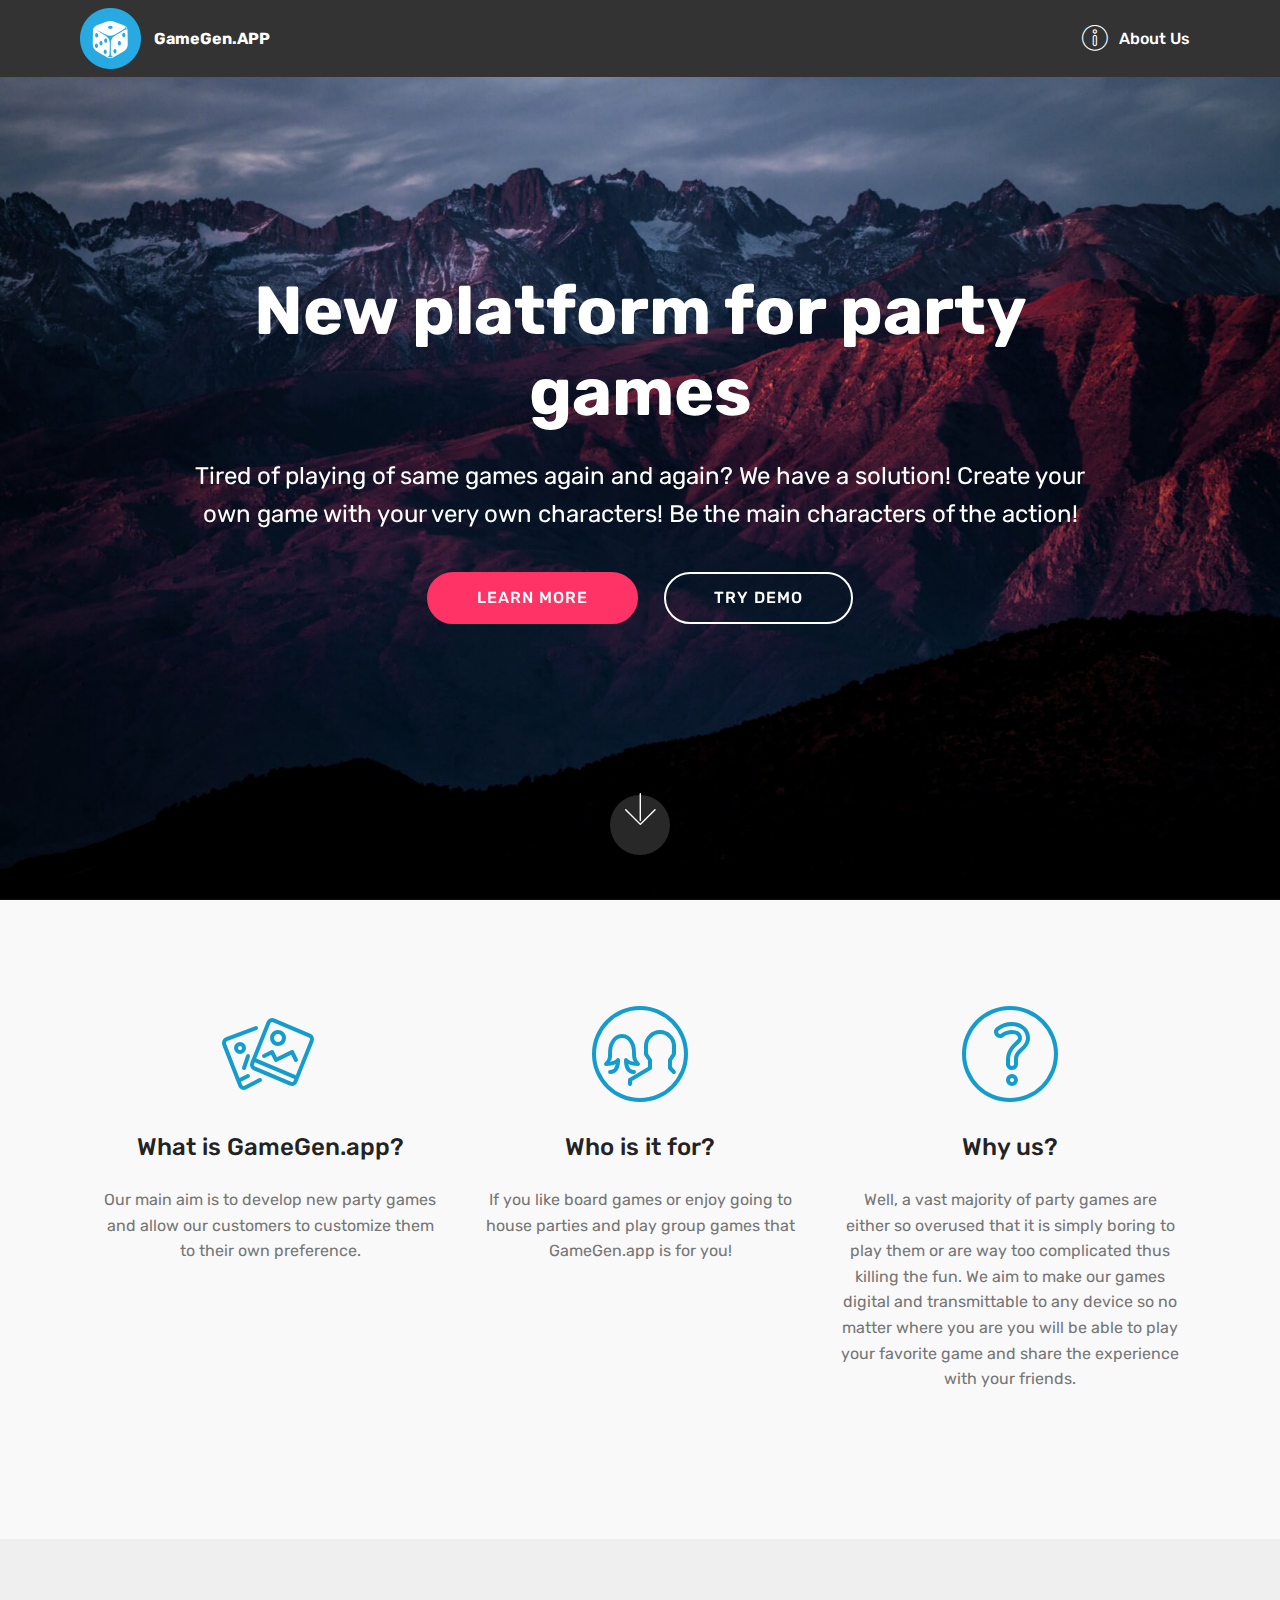
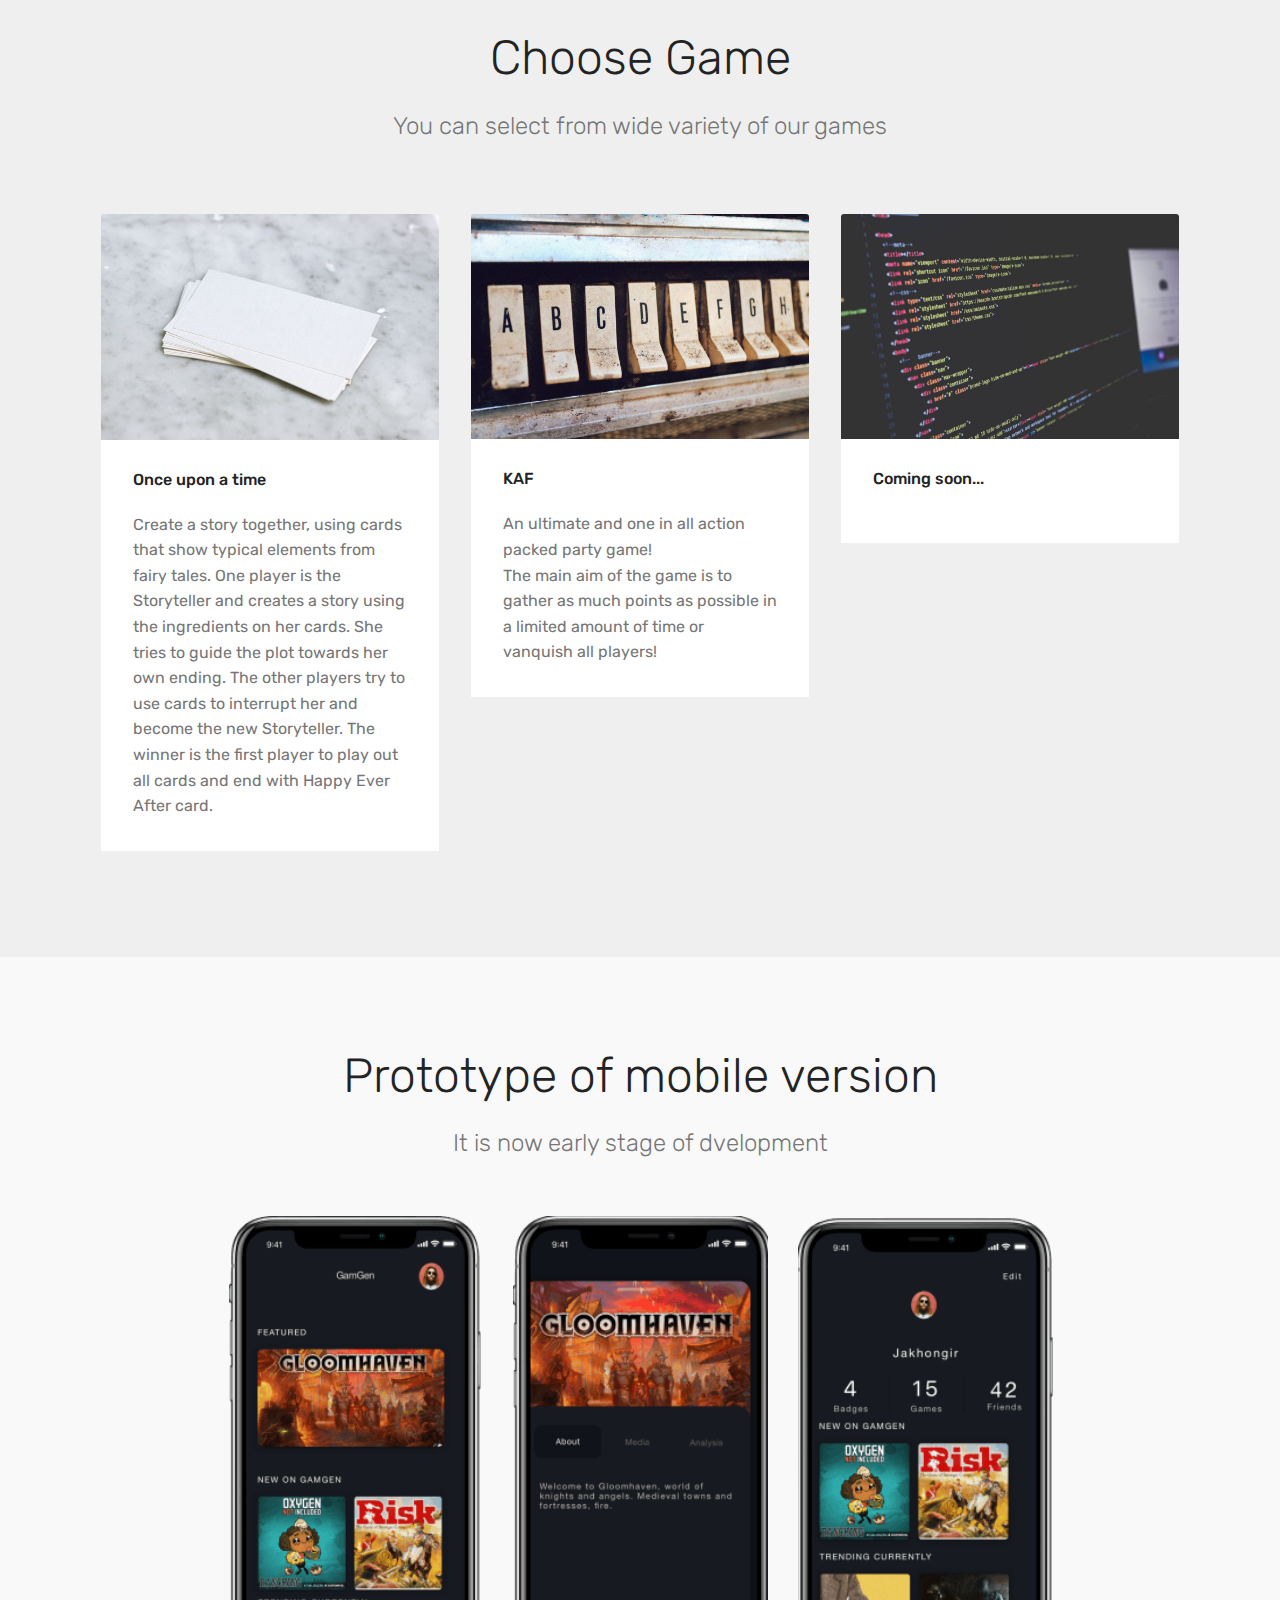
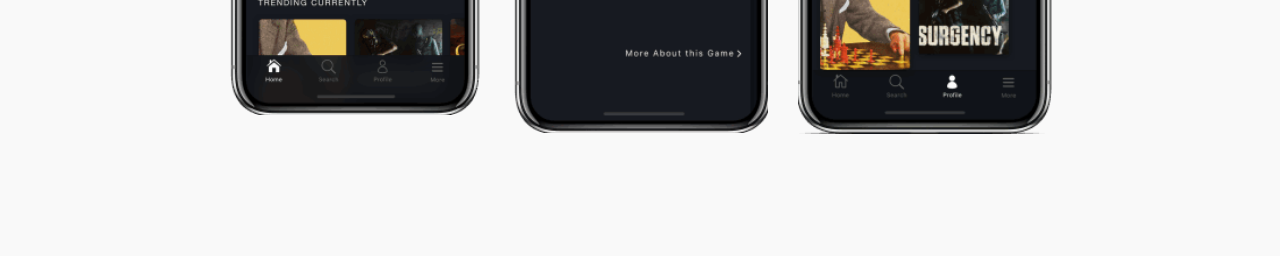
<file: index.html>
<!DOCTYPE html>
<html >
<head>
  <!-- Site made with Mobirise Website Builder v4.7.6, https://mobirise.com -->
  <meta charset="UTF-8">
  <meta http-equiv="X-UA-Compatible" content="IE=edge">
  <meta name="generator" content="Mobirise v4.7.6, mobirise.com">
  <meta name="viewport" content="width=device-width, initial-scale=1, minimum-scale=1">
  <link rel="shortcut icon" href="assets/images/board-games-122x122.png" type="image/x-icon">
  <meta name="description" content="">
  <title>Home</title>
  <link rel="stylesheet" href="assets/web/assets/mobirise-icons/mobirise-icons.css">
  <link rel="stylesheet" href="assets/tether/tether.min.css">
  <link rel="stylesheet" href="assets/bootstrap/css/bootstrap.min.css">
  <link rel="stylesheet" href="assets/bootstrap/css/bootstrap-grid.min.css">
  <link rel="stylesheet" href="assets/bootstrap/css/bootstrap-reboot.min.css">
  <link rel="stylesheet" href="assets/socicon/css/styles.css">
  <link rel="stylesheet" href="assets/dropdown/css/style.css">
  <link rel="stylesheet" href="assets/theme/css/style.css">
  <link rel="stylesheet" href="assets/mobirise/css/mbr-additional.css" type="text/css">
  
  
  
</head>
<body>
  <section class="menu cid-qOZbBJoUbt" once="menu" id="menu1-e">

    

    <nav class="navbar navbar-expand beta-menu navbar-dropdown align-items-center navbar-fixed-top navbar-toggleable-sm">
        <button class="navbar-toggler navbar-toggler-right" type="button" data-toggle="collapse" data-target="#navbarSupportedContent" aria-controls="navbarSupportedContent" aria-expanded="false" aria-label="Toggle navigation">
            <div class="hamburger">
                <span></span>
                <span></span>
                <span></span>
                <span></span>
            </div>
        </button>
        <div class="menu-logo">
            <div class="navbar-brand">
                <span class="navbar-logo">
                    
                         <img src="assets/images/board-games-122x122.png" alt="GameGen.app" title="" style="height: 3.8rem;">
                    
                </span>
                <span class="navbar-caption-wrap"><a class="navbar-caption text-white display-4" href="#top">GameGen.APP</a></span>
            </div>
        </div>
        <div class="collapse navbar-collapse" id="navbarSupportedContent">
            <ul class="navbar-nav nav-dropdown nav-right" data-app-modern-menu="true"><li class="nav-item">
                    <a class="nav-link link text-white display-4" href="about.html"><span class="mbri-info mbr-iconfont mbr-iconfont-btn"></span>
                        
                        About Us
                    </a>
                </li></ul>
            
        </div>
    </nav>
</section>

<section class="engine"><a href="https://mobirise.me/t">free amp templates</a></section><section class="cid-qOZbBKSnpJ mbr-fullscreen mbr-parallax-background" id="header2-f">

    

    

    <div class="container align-center">
        <div class="row justify-content-md-center">
            <div class="mbr-white col-md-10">
                <h1 class="mbr-section-title mbr-bold pb-3 mbr-fonts-style display-1">New platform for party games</h1>
                
                <p class="mbr-text pb-3 mbr-fonts-style display-5">Tired of playing of same games again and again? We have a solution! Create your own game with your very own characters! Be the main characters of the action!</p>
                <div class="mbr-section-btn"><a class="btn btn-md btn-secondary display-4" href="index.html#features1-n">LEARN MORE</a>
                    <a class="btn btn-md btn-white-outline display-4" href="index.html#features18-h">TRY DEMO</a></div>
            </div>
        </div>
    </div>
    <div class="mbr-arrow hidden-sm-down" aria-hidden="true">
        <a href="#next">
            <i class="mbri-down mbr-iconfont"></i>
        </a>
    </div>
</section>

<section class="features1 cid-qSOOqM1VMj" id="features1-n">
    
    

    
    <div class="container">
        <div class="media-container-row">

            <div class="card p-3 col-12 col-md-6 col-lg-4">
                <div class="card-img pb-3">
                    <span class="mbr-iconfont mbri-image-gallery"></span>
                </div>
                <div class="card-box">
                    <h4 class="card-title py-3 mbr-fonts-style display-5">What is GameGen.app?</h4>
                    <p class="mbr-text mbr-fonts-style display-7">
                        Our main aim is to develop new party games and allow our customers to customize them to their own preference.</p>
                </div>
            </div>

            <div class="card p-3 col-12 col-md-6 col-lg-4">
                <div class="card-img pb-3">
                    <span class="mbr-iconfont mbri-users"></span>
                </div>
                <div class="card-box">
                    <h4 class="card-title py-3 mbr-fonts-style display-5">Who is it for?</h4>
                    <p class="mbr-text mbr-fonts-style display-7">
                        If you like board games or enjoy going to house parties and play group games that GameGen.app is for you!</p>
                </div>
            </div>

            <div class="card p-3 col-12 col-md-6 col-lg-4">
                <div class="card-img pb-3">
                    <span class="mbr-iconfont mbri-question"></span>
                </div>
                <div class="card-box">
                    <h4 class="card-title py-3 mbr-fonts-style display-5">
                        Why us?</h4>
                    <p class="mbr-text mbr-fonts-style display-7">Well, a vast majority of party games are either so overused that it is simply boring to play them or are way too complicated thus killing the fun. We aim to make our games digital and transmittable to any device so no matter where you are you will be able to play your favorite game and share the experience with your friends.
<br>
<br></p>
                </div>
            </div>

            

        </div>

    </div>

</section>

<section class="features18 popup-btn-cards cid-qOZdcUQDin" id="features18-h">

    

    
    <div class="container">
        <h2 class="mbr-section-title pb-3 align-center mbr-fonts-style display-2">Choose Game</h2>
        <h3 class="mbr-section-subtitle display-5 align-center mbr-fonts-style mbr-light">You can select from wide variety of our games</h3>
        <div class="media-container-row pt-5 ">
            <div class="card p-3 col-12 col-md-6 col-lg-4">
                <div class="card-wrapper ">
                    <div class="card-img">
                        <div class="mbr-overlay"></div>
                        <div class="mbr-section-btn text-center"><a href="page4.html" class="btn btn-primary display-4">Learn More</a></div>
                        <img src="assets/images/mbr-676x451.jpg" alt="Mobirise" title="">
                    </div>
                    <div class="card-box">
                        <h4 class="card-title mbr-fonts-style display-7">Once upon a time</h4>
                        <p class="mbr-text mbr-fonts-style align-left display-7">Create a story together, using cards that show typical elements from fairy tales. One player is the Storyteller and creates a story using the ingredients on her cards. She tries to guide the plot towards her own ending. The other players try to use cards to interrupt her and become the new Storyteller. The winner is the first player to play out all cards and end with Happy Ever After card.
                        </p>
                    </div>
                </div>
            </div>
            <div class="card p-3 col-12 col-md-6 col-lg-4">
                <div class="card-wrapper">
                    <div class="card-img">
                        <div class="mbr-overlay"></div>
                        <div class="mbr-section-btn text-center"><a href="page4.html" class="btn btn-primary display-4">Learn More</a></div>
                        <img src="assets/images/02.jpg" alt="Mobirise">
                    </div>
                    <div class="card-box">
                        <h4 class="card-title mbr-fonts-style display-7">
                            KAF</h4>
                        <p class="mbr-text mbr-fonts-style display-7">An ultimate and one in all action packed party game!<br>The main aim of the game is to gather as much points as possible in a limited amount of time or vanquish all players!&nbsp;<br></p>
                    </div>
                </div>
            </div>

            <div class="card p-3 col-12 col-md-6 col-lg-4">
                <div class="card-wrapper">
                    <div class="card-img">
                        <div class="mbr-overlay"></div>
                        <div class="mbr-section-btn text-center"><a href="page4.html" class="btn btn-primary display-4">Learn More</a></div>
                        <img src="assets/images/03.jpg" alt="Mobirise">
                    </div>
                    <div class="card-box">
                        <h4 class="card-title mbr-fonts-style display-7">Coming soon...</h4>
                        <p class="mbr-text mbr-fonts-style display-7"></p>
                    </div>
                </div>
            </div>

            
        </div>
    </div>
</section>

<section class="features16 cid-qSY3dvJyqp" id="features16-14">
    
    
    
    <div class="container align-center">
        <h2 class="pb-3 mbr-fonts-style mbr-section-title display-2">Prototype of mobile version</h2>
        <h3 class="pb-5 mbr-section-subtitle mbr-fonts-style mbr-light display-5">It is now early stage of dvelopment</h3>
        <div class="row media-row">
            
        <div class="team-item col-lg-3 col-md-6">
                <div class="item-image">
                    <img src="assets/images/home-iphonex-510x510.png" alt="" title="">
                </div>
                
            </div><div class="team-item col-lg-3 col-md-6">
                <div class="item-image">
                    <img src="assets/images/game-about-iphonext-510x510.png" alt="" title="">
                </div>
                
            </div><div class="team-item col-lg-3 col-md-6">
                <div class="item-image">
                    <img src="assets/images/profile-iphonex-510x510.png" alt="" title="">
                </div>
                
            </div></div>    
    </div>
</section>


  <script src="assets/web/assets/jquery/jquery.min.js"></script>
  <script src="assets/popper/popper.min.js"></script>
  <script src="assets/tether/tether.min.js"></script>
  <script src="assets/bootstrap/js/bootstrap.min.js"></script>
  <script src="assets/smoothscroll/smooth-scroll.js"></script>
  <script src="assets/touchswipe/jquery.touch-swipe.min.js"></script>
  <script src="assets/parallax/jarallax.min.js"></script>
  <script src="assets/mbr-popup-btns/mbr-popup-btns.js"></script>
  <script src="assets/dropdown/js/script.min.js"></script>
  <script src="assets/theme/js/script.js"></script>
  
  
</body>
</html>
</file>
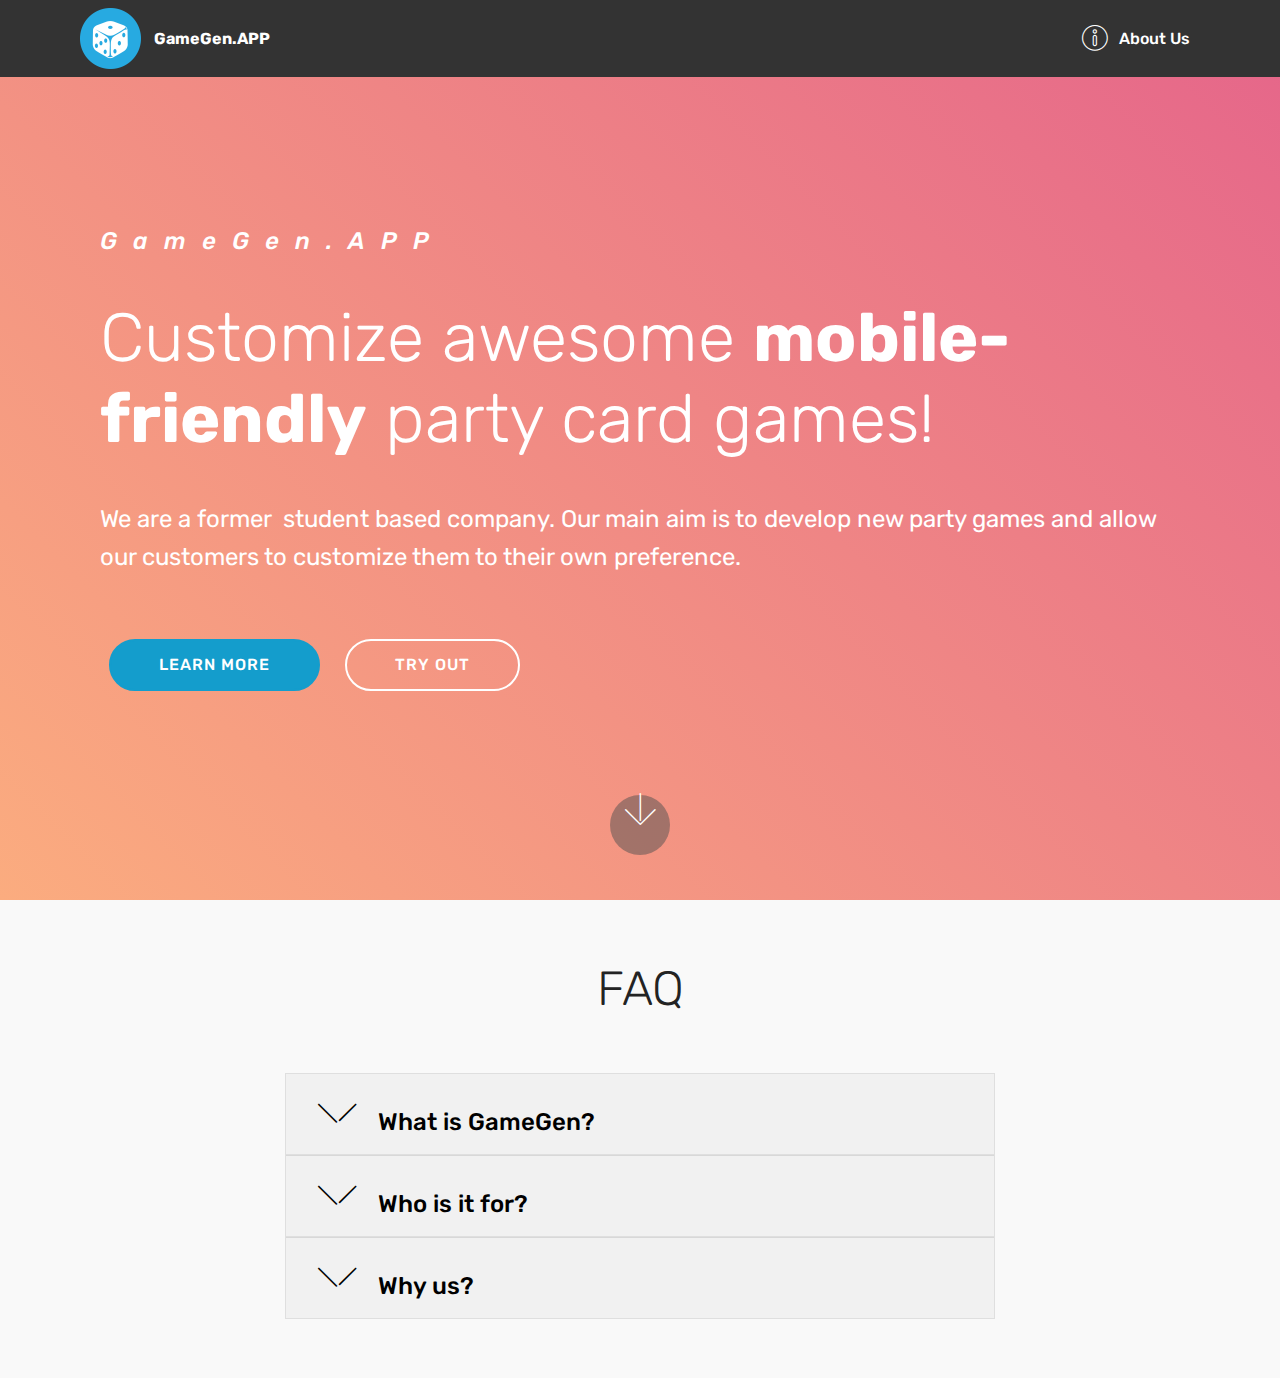
<file: about.html>
<!DOCTYPE html>
<html >
<head>
  <!-- Site made with Mobirise Website Builder v4.7.6, https://mobirise.com -->
  <meta charset="UTF-8">
  <meta http-equiv="X-UA-Compatible" content="IE=edge">
  <meta name="generator" content="Mobirise v4.7.6, mobirise.com">
  <meta name="viewport" content="width=device-width, initial-scale=1, minimum-scale=1">
  <link rel="shortcut icon" href="assets/images/board-games-122x122.png" type="image/x-icon">
  <meta name="description" content="About us">
  <title>About</title>
  <link rel="stylesheet" href="assets/web/assets/mobirise-icons/mobirise-icons.css">
  <link rel="stylesheet" href="assets/tether/tether.min.css">
  <link rel="stylesheet" href="assets/bootstrap/css/bootstrap.min.css">
  <link rel="stylesheet" href="assets/bootstrap/css/bootstrap-grid.min.css">
  <link rel="stylesheet" href="assets/bootstrap/css/bootstrap-reboot.min.css">
  <link rel="stylesheet" href="assets/dropdown/css/style.css">
  <link rel="stylesheet" href="assets/theme/css/style.css">
  <link rel="stylesheet" href="assets/mobirise/css/mbr-additional.css" type="text/css">
  
  
  
</head>
<body>
  <section class="menu cid-qOZbBJoUbt" once="menu" id="menu1-r">

    

    <nav class="navbar navbar-expand beta-menu navbar-dropdown align-items-center navbar-fixed-top navbar-toggleable-sm">
        <button class="navbar-toggler navbar-toggler-right" type="button" data-toggle="collapse" data-target="#navbarSupportedContent" aria-controls="navbarSupportedContent" aria-expanded="false" aria-label="Toggle navigation">
            <div class="hamburger">
                <span></span>
                <span></span>
                <span></span>
                <span></span>
            </div>
        </button>
        <div class="menu-logo">
            <div class="navbar-brand">
                <span class="navbar-logo">
                    
                         <img src="assets/images/board-games-122x122.png" alt="GameGen.app" title="" style="height: 3.8rem;">
                    
                </span>
                <span class="navbar-caption-wrap"><a class="navbar-caption text-white display-4" href="#top">GameGen.APP</a></span>
            </div>
        </div>
        <div class="collapse navbar-collapse" id="navbarSupportedContent">
            <ul class="navbar-nav nav-dropdown nav-right" data-app-modern-menu="true"><li class="nav-item">
                    <a class="nav-link link text-white display-4" href="about.html"><span class="mbri-info mbr-iconfont mbr-iconfont-btn"></span>
                        
                        About Us
                    </a>
                </li></ul>
            
        </div>
    </nav>
</section>

<section class="engine"><a href="https://mobirise.me/o">free one page site templates</a></section><section class="header11 cid-qSRlhgwJt9 mbr-fullscreen" id="header11-s">

    <!-- Block parameters controls (Blue "Gear" panel) -->
    
    <!-- End block parameters -->

    
    <div class="container align-left">
        <div class="media-container-column mbr-white col-md-12">
            <h3 class="mbr-section-subtitle py-3 mbr-fonts-style display-5">
                <br>GameGen.APP</h3>
            <h1 class="mbr-section-title py-3 mbr-fonts-style display-1">
                Customize awesome <strong>mobile-friendly</strong>&nbsp;party card games!</h1>
            <p class="mbr-text py-3 mbr-fonts-style display-5">We are a former &nbsp;student based company. Our main aim is to develop new party games and allow our customers to customize them to their own preference. 
            </p>
            <div class="mbr-section-btn py-4"><a class="btn btn-md btn-primary display-4" href="index.html#features1-n">LEARN MORE</a>
                    <a class="btn btn-md btn-white-outline display-4" href="index.html#features18-h">TRY OUT</a></div>
        </div>
    </div>

    <div class="mbr-arrow hidden-sm-down" aria-hidden="true">
        <a href="#next">
            <i class="mbri-down mbr-iconfont"></i>
        </a>
    </div>
</section>

<section class="accordion1 cid-qSRlsx64d7" id="accordion1-v">

    

    
    <div class="container">
        <div class="media-container-row">
            <div class="col-12 col-md-8">
                <div class="section-head text-center space30">
                    <h2 class="mbr-section-title pb-5 mbr-fonts-style display-2">FAQ
                    </h2>
                </div>
                <div class="clearfix"></div>
                <div id="bootstrap-accordion_2" class="panel-group accordionStyles accordion" role="tablist" aria-multiselectable="true">
                    <div class="card">
                        <div class="card-header" role="tab" id="headingOne">
                            <a role="button" class="panel-title collapsed text-black" data-toggle="collapse" data-core="" href="#collapse1_2" aria-expanded="false" aria-controls="collapse1">
                                <h4 class="mbr-fonts-style display-5">
                                    <span class="sign mbr-iconfont mbri-arrow-down inactive"></span>
                                    What is GameGen?
                                </h4>
                            </a>
                        </div>
                        <div id="collapse1_2" class="panel-collapse noScroll collapse " role="tabpanel" aria-labelledby="headingOne" data-parent="#bootstrap-accordion_2">
                            <div class="panel-body p-4">
                                <p class="mbr-fonts-style panel-text display-7">
                                   Our main aim is to develop new party games and allow our customers to customize them to their own preference.</p>
                            </div>
                        </div>
                    </div>
                    <div class="card">
                        <div class="card-header" role="tab" id="headingTwo">
                            <a role="button" class="collapsed panel-title text-black" data-toggle="collapse" data-core="" href="#collapse2_2" aria-expanded="false" aria-controls="collapse2">
                                <h4 class="mbr-fonts-style display-5">
                                    <span class="sign mbr-iconfont mbri-arrow-down inactive"></span> Who is it for?</h4>
                            </a>
                            
                        </div>
                        <div id="collapse2_2" class="panel-collapse noScroll collapse" role="tabpanel" aria-labelledby="headingTwo" data-parent="#bootstrap-accordion_2">
                            <div class="panel-body p-4">
                                <p class="mbr-fonts-style panel-text display-7">
                                   If you like board games or enjoy going to house parties and play group games that GameGen.app is for you!</p>
                            </div>
                        </div>
                    </div>
                    <div class="card">
                        <div class="card-header" role="tab" id="headingThree">
                            <a role="button" class="collapsed text-black panel-title" data-toggle="collapse" data-core="" href="#collapse3_2" aria-expanded="false" aria-controls="collapse3">
                                <h4 class="mbr-fonts-style display-5">
                                    <span class="sign mbr-iconfont mbri-arrow-down inactive"></span> Why us?
                                </h4>
                            </a>
                        </div>
                        <div id="collapse3_2" class="panel-collapse noScroll collapse" role="tabpanel" aria-labelledby="headingThree" data-parent="#bootstrap-accordion_2">
                            <div class="panel-body p-4">
                                <p class="mbr-fonts-style panel-text display-7">Well, a vast majority of party games are either so overused that it is simply boring to play them or are way too complicated thus killing the fun. We aim to make our games digital and transmittable to any device so no matter where you are you will be able to play your favorite game and share the experience with your friends.&nbsp;</p>
                            </div>
                        </div>
                    </div>
                    
                    
                    
                </div>
            </div>
        </div>
    </div>
</section>


  <script src="assets/web/assets/jquery/jquery.min.js"></script>
  <script src="assets/popper/popper.min.js"></script>
  <script src="assets/tether/tether.min.js"></script>
  <script src="assets/bootstrap/js/bootstrap.min.js"></script>
  <script src="assets/smoothscroll/smooth-scroll.js"></script>
  <script src="assets/dropdown/js/script.min.js"></script>
  <script src="assets/touchswipe/jquery.touch-swipe.min.js"></script>
  <script src="assets/mbr-switch-arrow/mbr-switch-arrow.js"></script>
  <script src="assets/theme/js/script.js"></script>
  
  
</body>
</html>
</file>
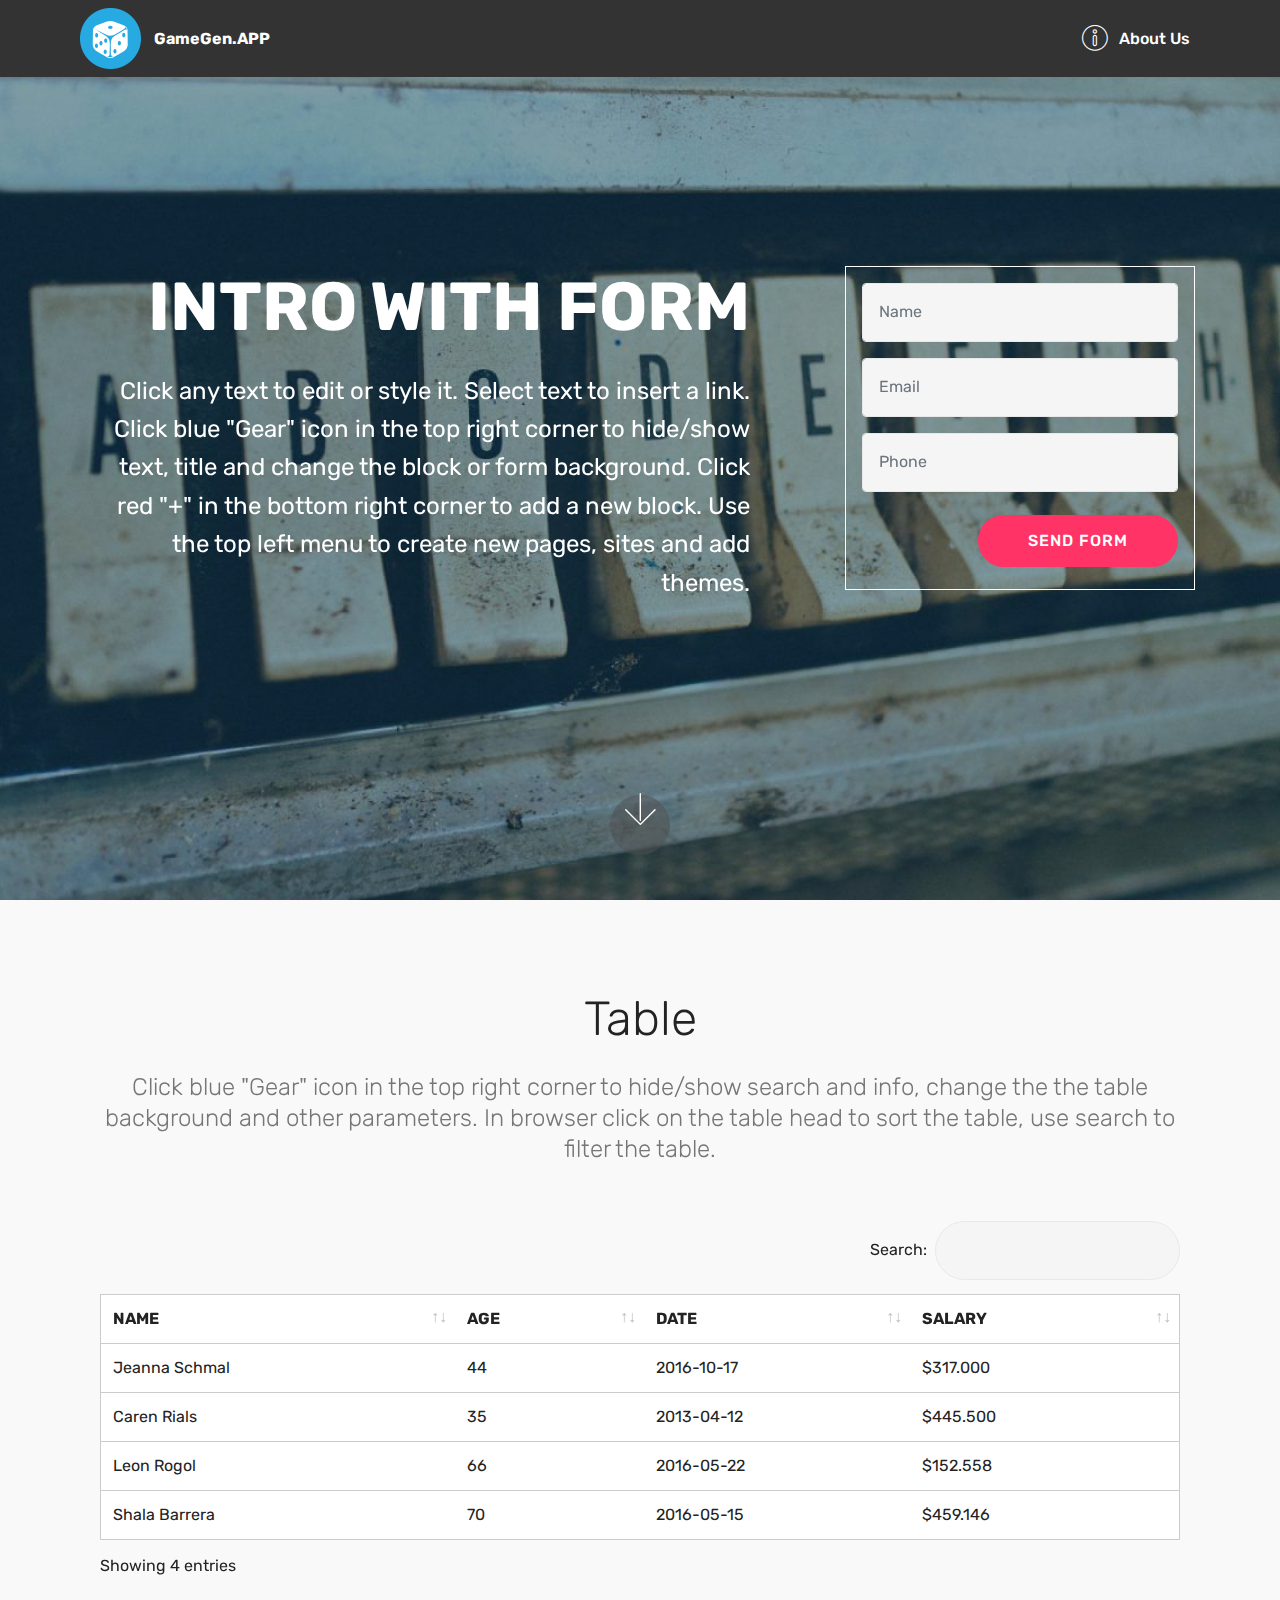
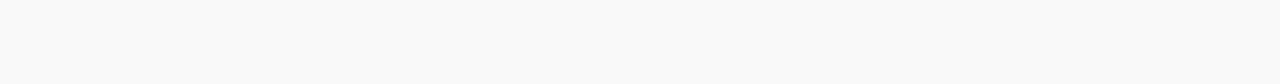
<file: kuf.html>
<!DOCTYPE html>
<html >
<head>
  <!-- Site made with Mobirise Website Builder v4.7.6, https://mobirise.com -->
  <meta charset="UTF-8">
  <meta http-equiv="X-UA-Compatible" content="IE=edge">
  <meta name="generator" content="Mobirise v4.7.6, mobirise.com">
  <meta name="viewport" content="width=device-width, initial-scale=1, minimum-scale=1">
  <link rel="shortcut icon" href="assets/images/board-games-122x122.png" type="image/x-icon">
  <meta name="description" content="A KUF game">
  <title>KUF</title>
  <link rel="stylesheet" href="assets/web/assets/mobirise-icons/mobirise-icons.css">
  <link rel="stylesheet" href="assets/tether/tether.min.css">
  <link rel="stylesheet" href="assets/bootstrap/css/bootstrap.min.css">
  <link rel="stylesheet" href="assets/bootstrap/css/bootstrap-grid.min.css">
  <link rel="stylesheet" href="assets/bootstrap/css/bootstrap-reboot.min.css">
  <link rel="stylesheet" href="assets/dropdown/css/style.css">
  <link rel="stylesheet" href="assets/datatables/data-tables.bootstrap4.min.css">
  <link rel="stylesheet" href="assets/theme/css/style.css">
  <link rel="stylesheet" href="assets/mobirise/css/mbr-additional.css" type="text/css">
  
  
  
</head>
<body>
  <section class="menu cid-qOZbBJoUbt" once="menu" id="menu1-k">

    

    <nav class="navbar navbar-expand beta-menu navbar-dropdown align-items-center navbar-fixed-top navbar-toggleable-sm">
        <button class="navbar-toggler navbar-toggler-right" type="button" data-toggle="collapse" data-target="#navbarSupportedContent" aria-controls="navbarSupportedContent" aria-expanded="false" aria-label="Toggle navigation">
            <div class="hamburger">
                <span></span>
                <span></span>
                <span></span>
                <span></span>
            </div>
        </button>
        <div class="menu-logo">
            <div class="navbar-brand">
                <span class="navbar-logo">
                    
                         <img src="assets/images/board-games-122x122.png" alt="GameGen.app" title="" style="height: 3.8rem;">
                    
                </span>
                <span class="navbar-caption-wrap"><a class="navbar-caption text-white display-4" href="#top">GameGen.APP</a></span>
            </div>
        </div>
        <div class="collapse navbar-collapse" id="navbarSupportedContent">
            <ul class="navbar-nav nav-dropdown nav-right" data-app-modern-menu="true"><li class="nav-item">
                    <a class="nav-link link text-white display-4" href="about.html"><span class="mbri-info mbr-iconfont mbr-iconfont-btn"></span>
                        
                        About Us
                    </a>
                </li></ul>
            
        </div>
    </nav>
</section>

<section class="engine"><a href="https://mobirise.me/c">website builder</a></section><section class="cid-qSGYF7bRIZ mbr-fullscreen mbr-parallax-background" id="header15-l">

    

    <div class="mbr-overlay" style="opacity: 0.5; background-color: rgb(7, 59, 76);"></div>

    <div class="container align-right">
<div class="row">
    <div class="mbr-white col-lg-8 col-md-7 content-container">
        <h1 class="mbr-section-title mbr-bold pb-3 mbr-fonts-style display-1">
            INTRO WITH FORM
        </h1>
        <p class="mbr-text pb-3 mbr-fonts-style display-5">
            Click any text to edit or style it. Select text to insert a link. Click blue "Gear" icon in the top right corner to hide/show  text, title and change the block or form background. Click red "+" in the bottom right corner to add a new block. Use the top left menu to create new pages, sites and add themes.
        </p>
    </div>
    <div class="col-lg-4 col-md-5">
    <div class="form-container">
        <div class="media-container-column" data-form-type="formoid">
            <div data-form-alert="" hidden="" class="align-center">
                Thanks for filling out the form!
            </div>
            <form class="mbr-form" action="https://mobirise.com/" method="post" data-form-title="Mobirise Form"><input type="hidden" name="email" data-form-email="true" value="edC8gkwZ+EFUPsbRbeH0oNB59/Ixq0SBkRz8BvmzGoFI1GKE7qEU5zuysDvAkYGJtoZWMesHp83I7xSovIEykt3coEERF1ZYinP6UwvBST9ZP+Hp7wsclJxhU8mhvK3+" data-form-field="Email">
                <div data-for="name">
                    <div class="form-group">
                        <input type="text" class="form-control px-3" name="name" data-form-field="Name" placeholder="Name" required="" id="name-header15-l">
                    </div>
                </div>
                <div data-for="email">
                    <div class="form-group">
                        <input type="email" class="form-control px-3" name="email" data-form-field="Email" placeholder="Email" required="" id="email-header15-l">
                    </div>
                </div>
                <div data-for="phone">
                    <div class="form-group">
                        <input type="tel" class="form-control px-3" name="phone" data-form-field="Phone" placeholder="Phone" id="phone-header15-l">
                    </div>
                </div>
                
                <span class="input-group-btn">
                    <button href="" type="submit" class="btn btn-secondary btn-form display-4">SEND FORM</button>
                </span>
            </form>
        </div>
    </div>
    </div>
</div>
    </div>
    <div class="mbr-arrow hidden-sm-down" aria-hidden="true">
        <a href="#next">
            <i class="mbri-down mbr-iconfont"></i>
        </a>
    </div>
</section>

<section class="section-table cid-qSGYSaNHLo" id="table1-m">

  
  
  <div class="container container-table">
      <h2 class="mbr-section-title mbr-fonts-style align-center pb-3 display-2">
          Table
      </h2>
      <h3 class="mbr-section-subtitle mbr-fonts-style align-center pb-5 mbr-light display-5">
            Click blue "Gear" icon in the top right corner to hide/show search and info, change the the table background and other parameters.  In browser click on the table head to sort the table, use search to filter the table.     
      </h3>
      <div class="table-wrapper">
        <div class="container">
          <div class="row search">
            <div class="col-md-6"></div>
            <div class="col-md-6">
                <div class="dataTables_filter">
                  <label class="searchInfo mbr-fonts-style display-7">Search:</label>
                  <input class="form-control input-sm" disabled="">
                </div>
            </div>
          </div>
        </div>

        <div class="container scroll">
          <table class="table isSearch" cellspacing="0">
            <thead>
              <tr class="table-heads ">
                  
                  
                  
                  
              <th class="head-item mbr-fonts-style display-7">
                      NAME</th><th class="head-item mbr-fonts-style display-7">
                      AGE</th><th class="head-item mbr-fonts-style display-7">
                      DATE</th><th class="head-item mbr-fonts-style display-7">
                      SALARY</th></tr>
            </thead>

            <tbody>
              
              
              
              
            <tr> 
                
                
                
                
              <td class="body-item mbr-fonts-style display-7">Jeanna Schmal</td><td class="body-item mbr-fonts-style display-7">44</td><td class="body-item mbr-fonts-style display-7">2016-10-17</td><td class="body-item mbr-fonts-style display-7">$317.000</td></tr><tr>
                
                
                
                
              <td class="body-item mbr-fonts-style display-7">Caren Rials</td><td class="body-item mbr-fonts-style display-7">35</td><td class="body-item mbr-fonts-style display-7">2013-04-12</td><td class="body-item mbr-fonts-style display-7">$445.500</td></tr><tr>
                
                
                
                
              <td class="body-item mbr-fonts-style display-7">Leon Rogol</td><td class="body-item mbr-fonts-style display-7">66</td><td class="body-item mbr-fonts-style display-7">2016-05-22</td><td class="body-item mbr-fonts-style display-7">$152.558</td></tr><tr>
                
                
                
                
              <td class="body-item mbr-fonts-style display-7">Shala Barrera</td><td class="body-item mbr-fonts-style display-7">70</td><td class="body-item mbr-fonts-style display-7">2016-05-15</td><td class="body-item mbr-fonts-style display-7">$459.146</td></tr></tbody>
          </table>
        </div>
        <div class="container table-info-container">
          <div class="row info">
            <div class="col-md-6">
              <div class="dataTables_info mbr-fonts-style display-7">
                <span class="infoBefore">Showing</span>
                <span class="inactive infoRows"></span>
                <span class="infoAfter">entries</span>
                <span class="infoFilteredBefore">(filtered from</span>
                <span class="inactive infoRows"></span>
                <span class="infoFilteredAfter"> total entries)</span>
              </div>
            </div>
            <div class="col-md-6"></div>
          </div>
        </div>
      </div>
    </div>
</section>


  <script src="assets/web/assets/jquery/jquery.min.js"></script>
  <script src="assets/popper/popper.min.js"></script>
  <script src="assets/tether/tether.min.js"></script>
  <script src="assets/bootstrap/js/bootstrap.min.js"></script>
  <script src="assets/smoothscroll/smooth-scroll.js"></script>
  <script src="assets/dropdown/js/script.min.js"></script>
  <script src="assets/touchswipe/jquery.touch-swipe.min.js"></script>
  <script src="assets/parallax/jarallax.min.js"></script>
  <script src="assets/datatables/jquery.data-tables.min.js"></script>
  <script src="assets/datatables/data-tables.bootstrap4.min.js"></script>
  <script src="assets/theme/js/script.js"></script>
  <script src="assets/formoid/formoid.min.js"></script>
  
  
</body>
</html>
</file>
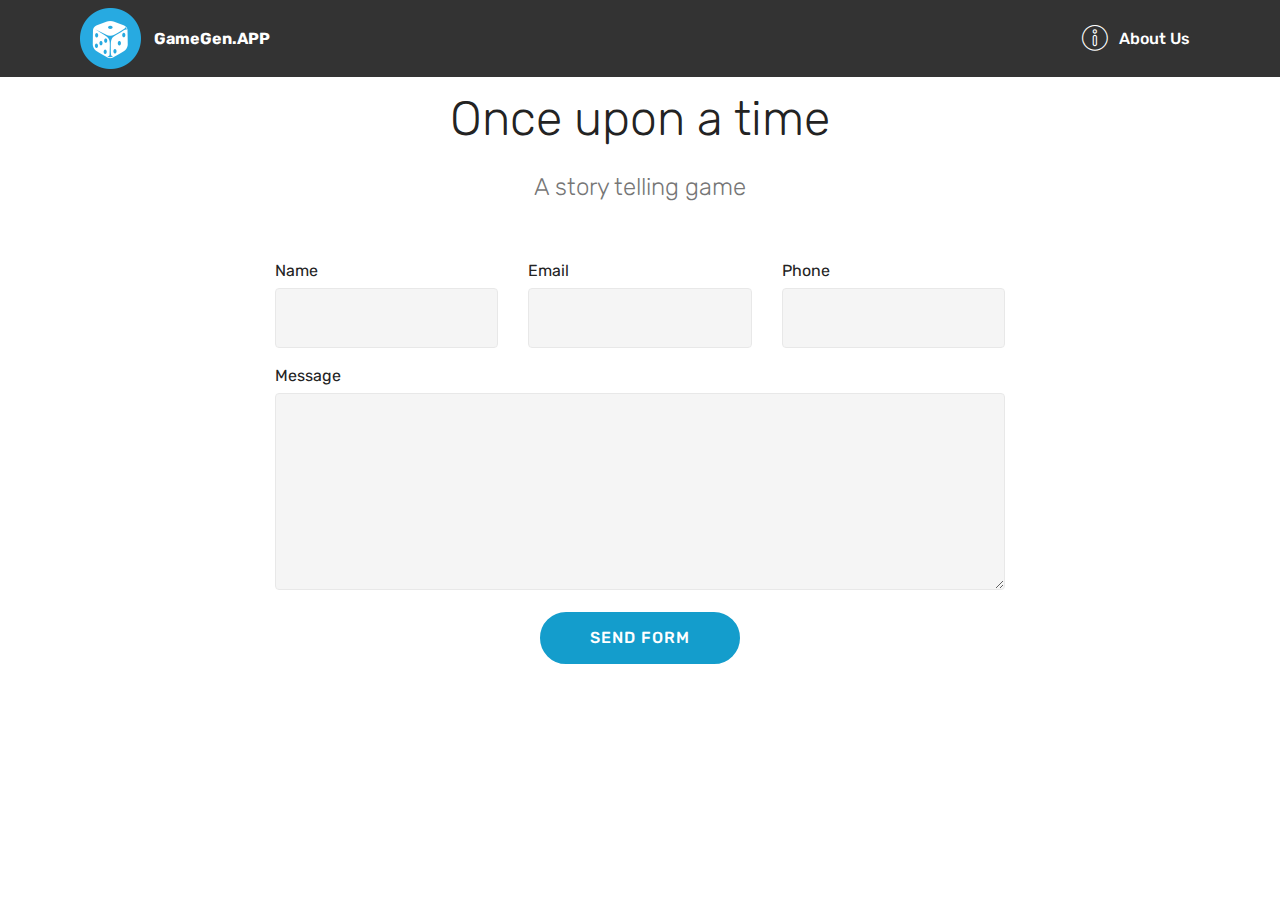
<file: once-upon-time.html>
<!DOCTYPE html>
<html >
<head>
  <!-- Site made with Mobirise Website Builder v4.7.6, https://mobirise.com -->
  <meta charset="UTF-8">
  <meta http-equiv="X-UA-Compatible" content="IE=edge">
  <meta name="generator" content="Mobirise v4.7.6, mobirise.com">
  <meta name="viewport" content="width=device-width, initial-scale=1, minimum-scale=1">
  <link rel="shortcut icon" href="assets/images/board-games-122x122.png" type="image/x-icon">
  <meta name="description" content="A story telling game">
  <title>Once upon a time</title>
  <link rel="stylesheet" href="assets/web/assets/mobirise-icons/mobirise-icons.css">
  <link rel="stylesheet" href="assets/tether/tether.min.css">
  <link rel="stylesheet" href="assets/bootstrap/css/bootstrap.min.css">
  <link rel="stylesheet" href="assets/bootstrap/css/bootstrap-grid.min.css">
  <link rel="stylesheet" href="assets/bootstrap/css/bootstrap-reboot.min.css">
  <link rel="stylesheet" href="assets/dropdown/css/style.css">
  <link rel="stylesheet" href="assets/theme/css/style.css">
  <link rel="stylesheet" href="assets/mobirise/css/mbr-additional.css" type="text/css">
  
  
  
</head>
<body>
  <section class="menu cid-qOZbBJoUbt" once="menu" id="menu1-i">

    

    <nav class="navbar navbar-expand beta-menu navbar-dropdown align-items-center navbar-fixed-top navbar-toggleable-sm">
        <button class="navbar-toggler navbar-toggler-right" type="button" data-toggle="collapse" data-target="#navbarSupportedContent" aria-controls="navbarSupportedContent" aria-expanded="false" aria-label="Toggle navigation">
            <div class="hamburger">
                <span></span>
                <span></span>
                <span></span>
                <span></span>
            </div>
        </button>
        <div class="menu-logo">
            <div class="navbar-brand">
                <span class="navbar-logo">
                    
                         <img src="assets/images/board-games-122x122.png" alt="GameGen.app" title="" style="height: 3.8rem;">
                    
                </span>
                <span class="navbar-caption-wrap"><a class="navbar-caption text-white display-4" href="#top">GameGen.APP</a></span>
            </div>
        </div>
        <div class="collapse navbar-collapse" id="navbarSupportedContent">
            <ul class="navbar-nav nav-dropdown nav-right" data-app-modern-menu="true"><li class="nav-item">
                    <a class="nav-link link text-white display-4" href="about.html"><span class="mbri-info mbr-iconfont mbr-iconfont-btn"></span>
                        
                        About Us
                    </a>
                </li></ul>
            
        </div>
    </nav>
</section>

<section class="engine"><a href="https://mobirise.me/t">free amp templates</a></section><section class="mbr-section form1 cid-qOZl7iGXAU" id="form1-j">

    

    
    <div class="container">
        <div class="row justify-content-center">
            <div class="title col-12 col-lg-8">
                <h2 class="mbr-section-title align-center pb-3 mbr-fonts-style display-2">
                    Once upon a time</h2>
                <h3 class="mbr-section-subtitle align-center mbr-light pb-3 mbr-fonts-style display-5">A story telling game</h3>
            </div>
        </div>
    </div>
    <div class="container">
        <div class="row justify-content-center">
            <div class="media-container-column col-lg-8" data-form-type="formoid">
                    <div data-form-alert="" hidden="">
                        Thanks for filling out the form!
                    </div>
            
                    <form class="mbr-form" action="https://mobirise.com/" method="post" data-form-title="Mobirise Form"><input type="hidden" name="email" data-form-email="true" value="5sNBuWm3aXlolWEsooESRoqxGk2NZ5xQcafpfSpWI55Q93CoBvUHG3G6rNZfEtWCSJS5ziuHQzPD4ML9QRN+6YyI4R6UYNGvvBlz8MJ1oEN4G1R4rEqkmrtYNjKnOuHN" data-form-field="Email">
                        <div class="row row-sm-offset">
                            <div class="col-md-4 multi-horizontal" data-for="name">
                                <div class="form-group">
                                    <label class="form-control-label mbr-fonts-style display-7" for="name-form1-j">Name</label>
                                    <input type="text" class="form-control" name="name" data-form-field="Name" required="" id="name-form1-j">
                                </div>
                            </div>
                            <div class="col-md-4 multi-horizontal" data-for="email">
                                <div class="form-group">
                                    <label class="form-control-label mbr-fonts-style display-7" for="email-form1-j">Email</label>
                                    <input type="email" class="form-control" name="email" data-form-field="Email" required="" id="email-form1-j">
                                </div>
                            </div>
                            <div class="col-md-4 multi-horizontal" data-for="phone">
                                <div class="form-group">
                                    <label class="form-control-label mbr-fonts-style display-7" for="phone-form1-j">Phone</label>
                                    <input type="tel" class="form-control" name="phone" data-form-field="Phone" id="phone-form1-j">
                                </div>
                            </div>
                        </div>
                        <div class="form-group" data-for="message">
                            <label class="form-control-label mbr-fonts-style display-7" for="message-form1-j">Message</label>
                            <textarea type="text" class="form-control" name="message" rows="7" data-form-field="Message" id="message-form1-j"></textarea>
                        </div>
            
                        <span class="input-group-btn">
                            <button href="" type="submit" class="btn btn-primary btn-form display-4">SEND FORM</button>
                        </span>
                    </form>
            </div>
        </div>
    </div>
</section>


  <script src="assets/web/assets/jquery/jquery.min.js"></script>
  <script src="assets/popper/popper.min.js"></script>
  <script src="assets/tether/tether.min.js"></script>
  <script src="assets/bootstrap/js/bootstrap.min.js"></script>
  <script src="assets/smoothscroll/smooth-scroll.js"></script>
  <script src="assets/dropdown/js/script.min.js"></script>
  <script src="assets/touchswipe/jquery.touch-swipe.min.js"></script>
  <script src="assets/theme/js/script.js"></script>
  <script src="assets/formoid/formoid.min.js"></script>
  
  
</body>
</html>
</file>
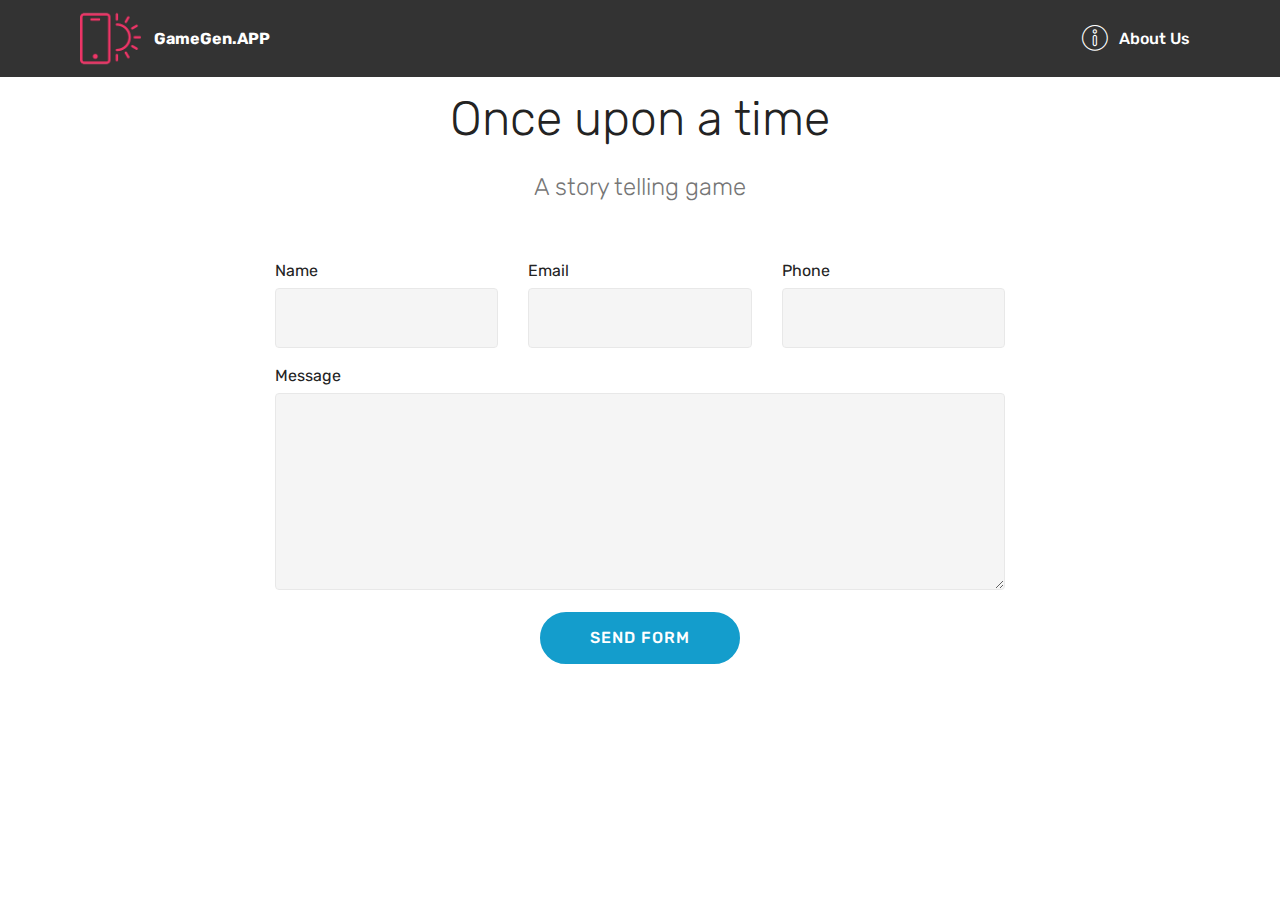
<file: page1.html>
<!DOCTYPE html>
<html >
<head>
  <!-- Site made with Mobirise Website Builder v4.7.6, https://mobirise.com -->
  <meta charset="UTF-8">
  <meta http-equiv="X-UA-Compatible" content="IE=edge">
  <meta name="generator" content="Mobirise v4.7.6, mobirise.com">
  <meta name="viewport" content="width=device-width, initial-scale=1, minimum-scale=1">
  <link rel="shortcut icon" href="assets/images/board-games-122x122.png" type="image/x-icon">
  <meta name="description" content="Web Page Maker Description">
  <title>Once upon a time</title>
  <link rel="stylesheet" href="assets/web/assets/mobirise-icons/mobirise-icons.css">
  <link rel="stylesheet" href="assets/tether/tether.min.css">
  <link rel="stylesheet" href="assets/bootstrap/css/bootstrap.min.css">
  <link rel="stylesheet" href="assets/bootstrap/css/bootstrap-grid.min.css">
  <link rel="stylesheet" href="assets/bootstrap/css/bootstrap-reboot.min.css">
  <link rel="stylesheet" href="assets/dropdown/css/style.css">
  <link rel="stylesheet" href="assets/theme/css/style.css">
  <link rel="stylesheet" href="assets/mobirise/css/mbr-additional.css" type="text/css">
  
  
  
</head>
<body>
  <section class="menu cid-qOZbBJoUbt" once="menu" id="menu1-i">

    

    <nav class="navbar navbar-expand beta-menu navbar-dropdown align-items-center navbar-fixed-top navbar-toggleable-sm">
        <button class="navbar-toggler navbar-toggler-right" type="button" data-toggle="collapse" data-target="#navbarSupportedContent" aria-controls="navbarSupportedContent" aria-expanded="false" aria-label="Toggle navigation">
            <div class="hamburger">
                <span></span>
                <span></span>
                <span></span>
                <span></span>
            </div>
        </button>
        <div class="menu-logo">
            <div class="navbar-brand">
                <span class="navbar-logo">
                    <a href="https://mobirise.com">
                         <img src="assets/images/logo2.png" alt="Mobirise" style="height: 3.8rem;">
                    </a>
                </span>
                <span class="navbar-caption-wrap"><a class="navbar-caption text-white display-4" href="#top">GameGen.APP</a></span>
            </div>
        </div>
        <div class="collapse navbar-collapse" id="navbarSupportedContent">
            <ul class="navbar-nav nav-dropdown nav-right" data-app-modern-menu="true"><li class="nav-item">
                    <a class="nav-link link text-white display-4" href="#bottom"><span class="mbri-info mbr-iconfont mbr-iconfont-btn"></span>
                        
                        About Us
                    </a>
                </li></ul>
            
        </div>
    </nav>
</section>

<section class="engine"><a href="https://mobirise.me/b">how to create a website</a></section><section class="mbr-section form1 cid-qOZl7iGXAU" id="form1-j">

    

    
    <div class="container">
        <div class="row justify-content-center">
            <div class="title col-12 col-lg-8">
                <h2 class="mbr-section-title align-center pb-3 mbr-fonts-style display-2">
                    Once upon a time</h2>
                <h3 class="mbr-section-subtitle align-center mbr-light pb-3 mbr-fonts-style display-5">A story telling game</h3>
            </div>
        </div>
    </div>
    <div class="container">
        <div class="row justify-content-center">
            <div class="media-container-column col-lg-8" data-form-type="formoid">
                    <div data-form-alert="" hidden="">
                        Thanks for filling out the form!
                    </div>
            
                    <form class="mbr-form" action="https://mobirise.com/" method="post" data-form-title="Mobirise Form"><input type="hidden" name="email" data-form-email="true" value="75QFiFEIzbTqLq0xU8lK4x/AU8kXR2E0ObQK4ZBO7zycMjCUsMLlrdtpzRYKJk3rxHFhAtMLeclG15Ku3mAM5/sRIsrHzbu9Ghi3DGdoeNtt/o13FPTA/cnZmEeqi8XC" data-form-field="Email">
                        <div class="row row-sm-offset">
                            <div class="col-md-4 multi-horizontal" data-for="name">
                                <div class="form-group">
                                    <label class="form-control-label mbr-fonts-style display-7" for="name-form1-j">Name</label>
                                    <input type="text" class="form-control" name="name" data-form-field="Name" required="" id="name-form1-j">
                                </div>
                            </div>
                            <div class="col-md-4 multi-horizontal" data-for="email">
                                <div class="form-group">
                                    <label class="form-control-label mbr-fonts-style display-7" for="email-form1-j">Email</label>
                                    <input type="email" class="form-control" name="email" data-form-field="Email" required="" id="email-form1-j">
                                </div>
                            </div>
                            <div class="col-md-4 multi-horizontal" data-for="phone">
                                <div class="form-group">
                                    <label class="form-control-label mbr-fonts-style display-7" for="phone-form1-j">Phone</label>
                                    <input type="tel" class="form-control" name="phone" data-form-field="Phone" id="phone-form1-j">
                                </div>
                            </div>
                        </div>
                        <div class="form-group" data-for="message">
                            <label class="form-control-label mbr-fonts-style display-7" for="message-form1-j">Message</label>
                            <textarea type="text" class="form-control" name="message" rows="7" data-form-field="Message" id="message-form1-j"></textarea>
                        </div>
            
                        <span class="input-group-btn">
                            <button href="" type="submit" class="btn btn-primary btn-form display-4">SEND FORM</button>
                        </span>
                    </form>
            </div>
        </div>
    </div>
</section>


  <script src="assets/web/assets/jquery/jquery.min.js"></script>
  <script src="assets/popper/popper.min.js"></script>
  <script src="assets/tether/tether.min.js"></script>
  <script src="assets/bootstrap/js/bootstrap.min.js"></script>
  <script src="assets/smoothscroll/smooth-scroll.js"></script>
  <script src="assets/dropdown/js/script.min.js"></script>
  <script src="assets/touchswipe/jquery.touch-swipe.min.js"></script>
  <script src="assets/theme/js/script.js"></script>
  <script src="assets/formoid/formoid.min.js"></script>
  
  
</body>
</html>
</file>
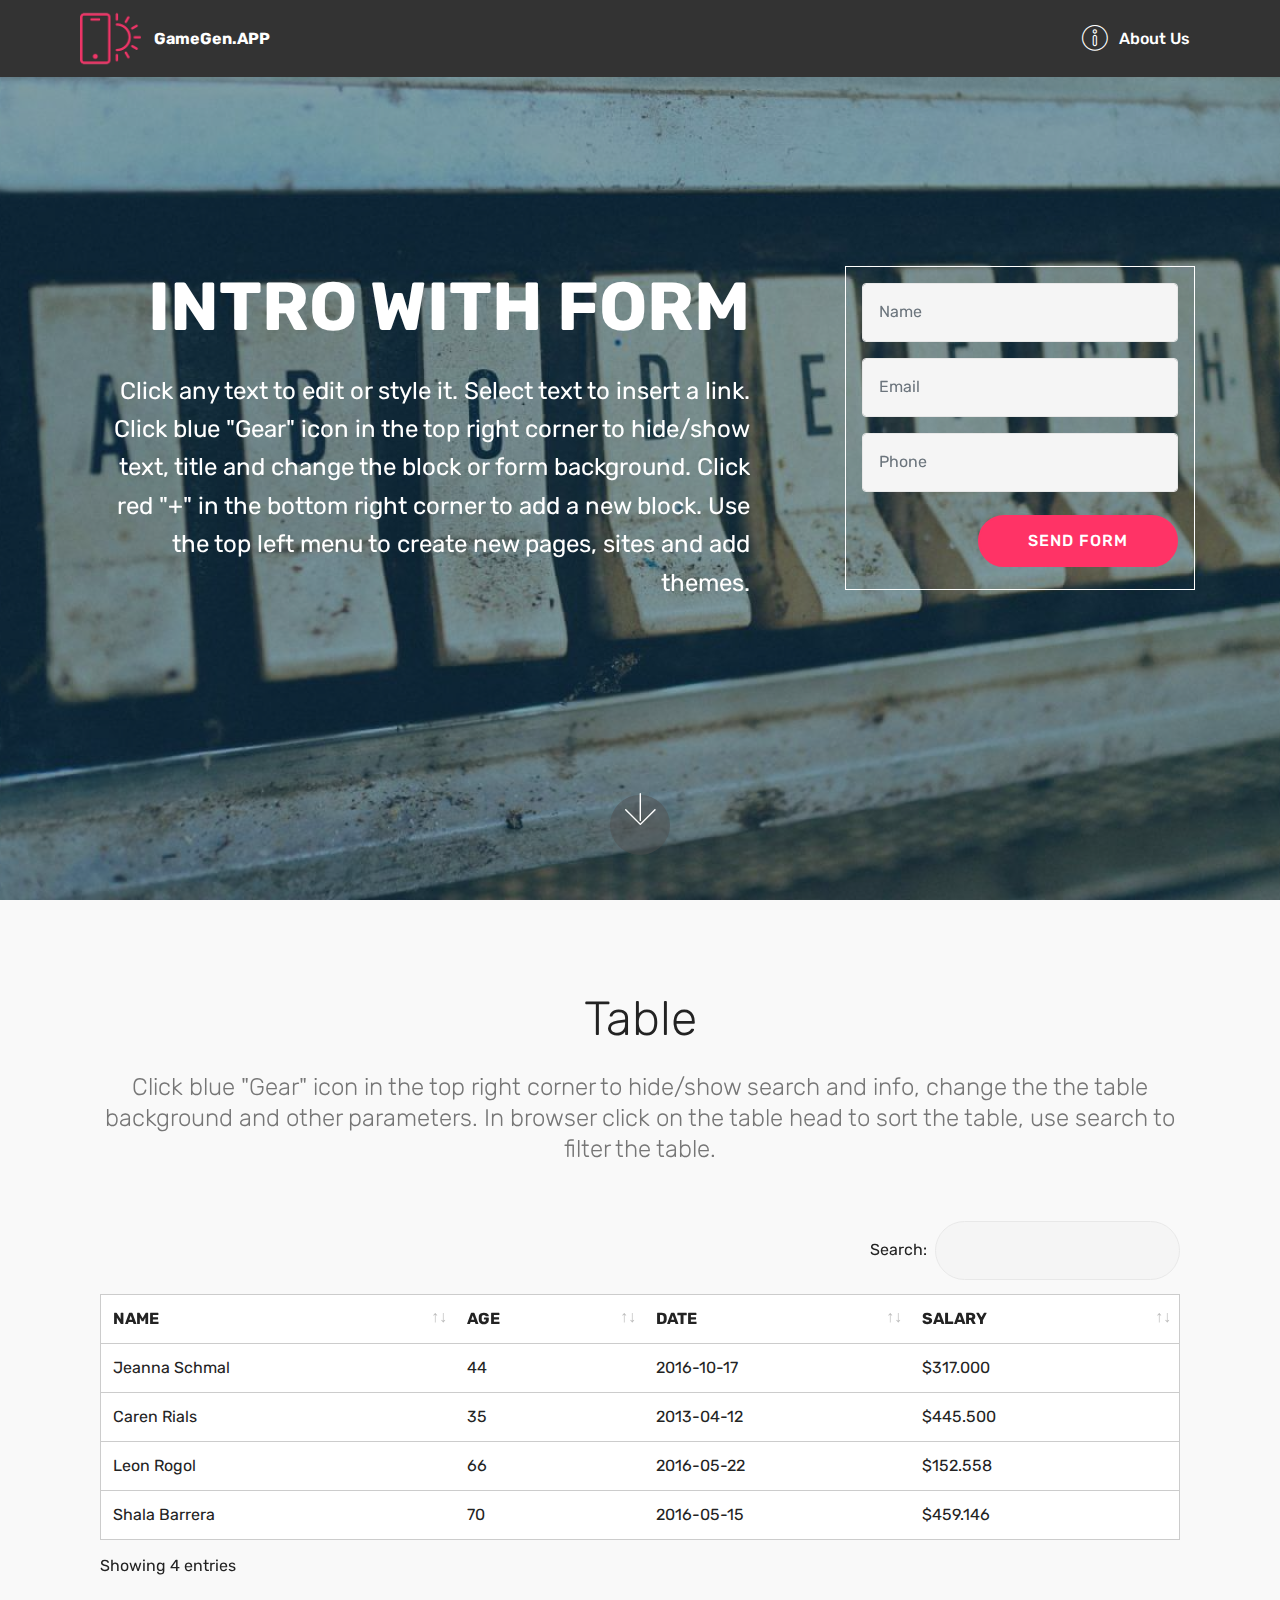
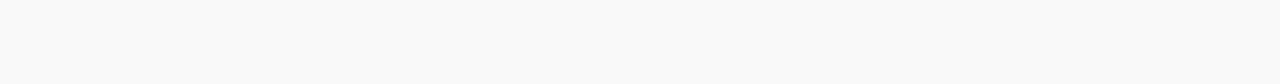
<file: page2.html>
<!DOCTYPE html>
<html >
<head>
  <!-- Site made with Mobirise Website Builder v4.7.6, https://mobirise.com -->
  <meta charset="UTF-8">
  <meta http-equiv="X-UA-Compatible" content="IE=edge">
  <meta name="generator" content="Mobirise v4.7.6, mobirise.com">
  <meta name="viewport" content="width=device-width, initial-scale=1, minimum-scale=1">
  <link rel="shortcut icon" href="assets/images/board-games-122x122.png" type="image/x-icon">
  <meta name="description" content="Website Creator Description">
  <title>KUF</title>
  <link rel="stylesheet" href="assets/web/assets/mobirise-icons/mobirise-icons.css">
  <link rel="stylesheet" href="assets/tether/tether.min.css">
  <link rel="stylesheet" href="assets/bootstrap/css/bootstrap.min.css">
  <link rel="stylesheet" href="assets/bootstrap/css/bootstrap-grid.min.css">
  <link rel="stylesheet" href="assets/bootstrap/css/bootstrap-reboot.min.css">
  <link rel="stylesheet" href="assets/dropdown/css/style.css">
  <link rel="stylesheet" href="assets/datatables/data-tables.bootstrap4.min.css">
  <link rel="stylesheet" href="assets/theme/css/style.css">
  <link rel="stylesheet" href="assets/mobirise/css/mbr-additional.css" type="text/css">
  
  
  
</head>
<body>
  <section class="menu cid-qOZbBJoUbt" once="menu" id="menu1-k">

    

    <nav class="navbar navbar-expand beta-menu navbar-dropdown align-items-center navbar-fixed-top navbar-toggleable-sm">
        <button class="navbar-toggler navbar-toggler-right" type="button" data-toggle="collapse" data-target="#navbarSupportedContent" aria-controls="navbarSupportedContent" aria-expanded="false" aria-label="Toggle navigation">
            <div class="hamburger">
                <span></span>
                <span></span>
                <span></span>
                <span></span>
            </div>
        </button>
        <div class="menu-logo">
            <div class="navbar-brand">
                <span class="navbar-logo">
                    <a href="https://mobirise.com">
                         <img src="assets/images/logo2.png" alt="Mobirise" style="height: 3.8rem;">
                    </a>
                </span>
                <span class="navbar-caption-wrap"><a class="navbar-caption text-white display-4" href="#top">GameGen.APP</a></span>
            </div>
        </div>
        <div class="collapse navbar-collapse" id="navbarSupportedContent">
            <ul class="navbar-nav nav-dropdown nav-right" data-app-modern-menu="true"><li class="nav-item">
                    <a class="nav-link link text-white display-4" href="#bottom"><span class="mbri-info mbr-iconfont mbr-iconfont-btn"></span>
                        
                        About Us
                    </a>
                </li></ul>
            
        </div>
    </nav>
</section>

<section class="engine"><a href="https://mobirise.me/u">bootstrap html templates</a></section><section class="cid-qSGYF7bRIZ mbr-fullscreen mbr-parallax-background" id="header15-l">

    

    <div class="mbr-overlay" style="opacity: 0.5; background-color: rgb(7, 59, 76);"></div>

    <div class="container align-right">
<div class="row">
    <div class="mbr-white col-lg-8 col-md-7 content-container">
        <h1 class="mbr-section-title mbr-bold pb-3 mbr-fonts-style display-1">
            INTRO WITH FORM
        </h1>
        <p class="mbr-text pb-3 mbr-fonts-style display-5">
            Click any text to edit or style it. Select text to insert a link. Click blue "Gear" icon in the top right corner to hide/show  text, title and change the block or form background. Click red "+" in the bottom right corner to add a new block. Use the top left menu to create new pages, sites and add themes.
        </p>
    </div>
    <div class="col-lg-4 col-md-5">
    <div class="form-container">
        <div class="media-container-column" data-form-type="formoid">
            <div data-form-alert="" hidden="" class="align-center">
                Thanks for filling out the form!
            </div>
            <form class="mbr-form" action="https://mobirise.com/" method="post" data-form-title="Mobirise Form"><input type="hidden" name="email" data-form-email="true" value="BHNDPX6sU1vC6iqPVXqICAqjmQoOiZ3C7a795EPuJXCJ5W2T8EkNsNWfcTVcj1H9XV7BHFraSa8/dYHZrnDkVwb0+cXkq/taJ3p9erxiabBPCOgJNtZ41MXdmrljXB56" data-form-field="Email">
                <div data-for="name">
                    <div class="form-group">
                        <input type="text" class="form-control px-3" name="name" data-form-field="Name" placeholder="Name" required="" id="name-header15-l">
                    </div>
                </div>
                <div data-for="email">
                    <div class="form-group">
                        <input type="email" class="form-control px-3" name="email" data-form-field="Email" placeholder="Email" required="" id="email-header15-l">
                    </div>
                </div>
                <div data-for="phone">
                    <div class="form-group">
                        <input type="tel" class="form-control px-3" name="phone" data-form-field="Phone" placeholder="Phone" id="phone-header15-l">
                    </div>
                </div>
                
                <span class="input-group-btn">
                    <button href="" type="submit" class="btn btn-secondary btn-form display-4">SEND FORM</button>
                </span>
            </form>
        </div>
    </div>
    </div>
</div>
    </div>
    <div class="mbr-arrow hidden-sm-down" aria-hidden="true">
        <a href="#next">
            <i class="mbri-down mbr-iconfont"></i>
        </a>
    </div>
</section>

<section class="section-table cid-qSGYSaNHLo" id="table1-m">

  
  
  <div class="container container-table">
      <h2 class="mbr-section-title mbr-fonts-style align-center pb-3 display-2">
          Table
      </h2>
      <h3 class="mbr-section-subtitle mbr-fonts-style align-center pb-5 mbr-light display-5">
            Click blue "Gear" icon in the top right corner to hide/show search and info, change the the table background and other parameters.  In browser click on the table head to sort the table, use search to filter the table.     
      </h3>
      <div class="table-wrapper">
        <div class="container">
          <div class="row search">
            <div class="col-md-6"></div>
            <div class="col-md-6">
                <div class="dataTables_filter">
                  <label class="searchInfo mbr-fonts-style display-7">Search:</label>
                  <input class="form-control input-sm" disabled="">
                </div>
            </div>
          </div>
        </div>

        <div class="container scroll">
          <table class="table isSearch" cellspacing="0">
            <thead>
              <tr class="table-heads ">
                  
                  
                  
                  
              <th class="head-item mbr-fonts-style display-7">
                      NAME</th><th class="head-item mbr-fonts-style display-7">
                      AGE</th><th class="head-item mbr-fonts-style display-7">
                      DATE</th><th class="head-item mbr-fonts-style display-7">
                      SALARY</th></tr>
            </thead>

            <tbody>
              
              
              
              
            <tr> 
                
                
                
                
              <td class="body-item mbr-fonts-style display-7">Jeanna Schmal</td><td class="body-item mbr-fonts-style display-7">44</td><td class="body-item mbr-fonts-style display-7">2016-10-17</td><td class="body-item mbr-fonts-style display-7">$317.000</td></tr><tr>
                
                
                
                
              <td class="body-item mbr-fonts-style display-7">Caren Rials</td><td class="body-item mbr-fonts-style display-7">35</td><td class="body-item mbr-fonts-style display-7">2013-04-12</td><td class="body-item mbr-fonts-style display-7">$445.500</td></tr><tr>
                
                
                
                
              <td class="body-item mbr-fonts-style display-7">Leon Rogol</td><td class="body-item mbr-fonts-style display-7">66</td><td class="body-item mbr-fonts-style display-7">2016-05-22</td><td class="body-item mbr-fonts-style display-7">$152.558</td></tr><tr>
                
                
                
                
              <td class="body-item mbr-fonts-style display-7">Shala Barrera</td><td class="body-item mbr-fonts-style display-7">70</td><td class="body-item mbr-fonts-style display-7">2016-05-15</td><td class="body-item mbr-fonts-style display-7">$459.146</td></tr></tbody>
          </table>
        </div>
        <div class="container table-info-container">
          <div class="row info">
            <div class="col-md-6">
              <div class="dataTables_info mbr-fonts-style display-7">
                <span class="infoBefore">Showing</span>
                <span class="inactive infoRows"></span>
                <span class="infoAfter">entries</span>
                <span class="infoFilteredBefore">(filtered from</span>
                <span class="inactive infoRows"></span>
                <span class="infoFilteredAfter"> total entries)</span>
              </div>
            </div>
            <div class="col-md-6"></div>
          </div>
        </div>
      </div>
    </div>
</section>


  <script src="assets/web/assets/jquery/jquery.min.js"></script>
  <script src="assets/popper/popper.min.js"></script>
  <script src="assets/tether/tether.min.js"></script>
  <script src="assets/bootstrap/js/bootstrap.min.js"></script>
  <script src="assets/smoothscroll/smooth-scroll.js"></script>
  <script src="assets/dropdown/js/script.min.js"></script>
  <script src="assets/touchswipe/jquery.touch-swipe.min.js"></script>
  <script src="assets/parallax/jarallax.min.js"></script>
  <script src="assets/datatables/jquery.data-tables.min.js"></script>
  <script src="assets/datatables/data-tables.bootstrap4.min.js"></script>
  <script src="assets/theme/js/script.js"></script>
  <script src="assets/formoid/formoid.min.js"></script>
  
  
</body>
</html>
</file>
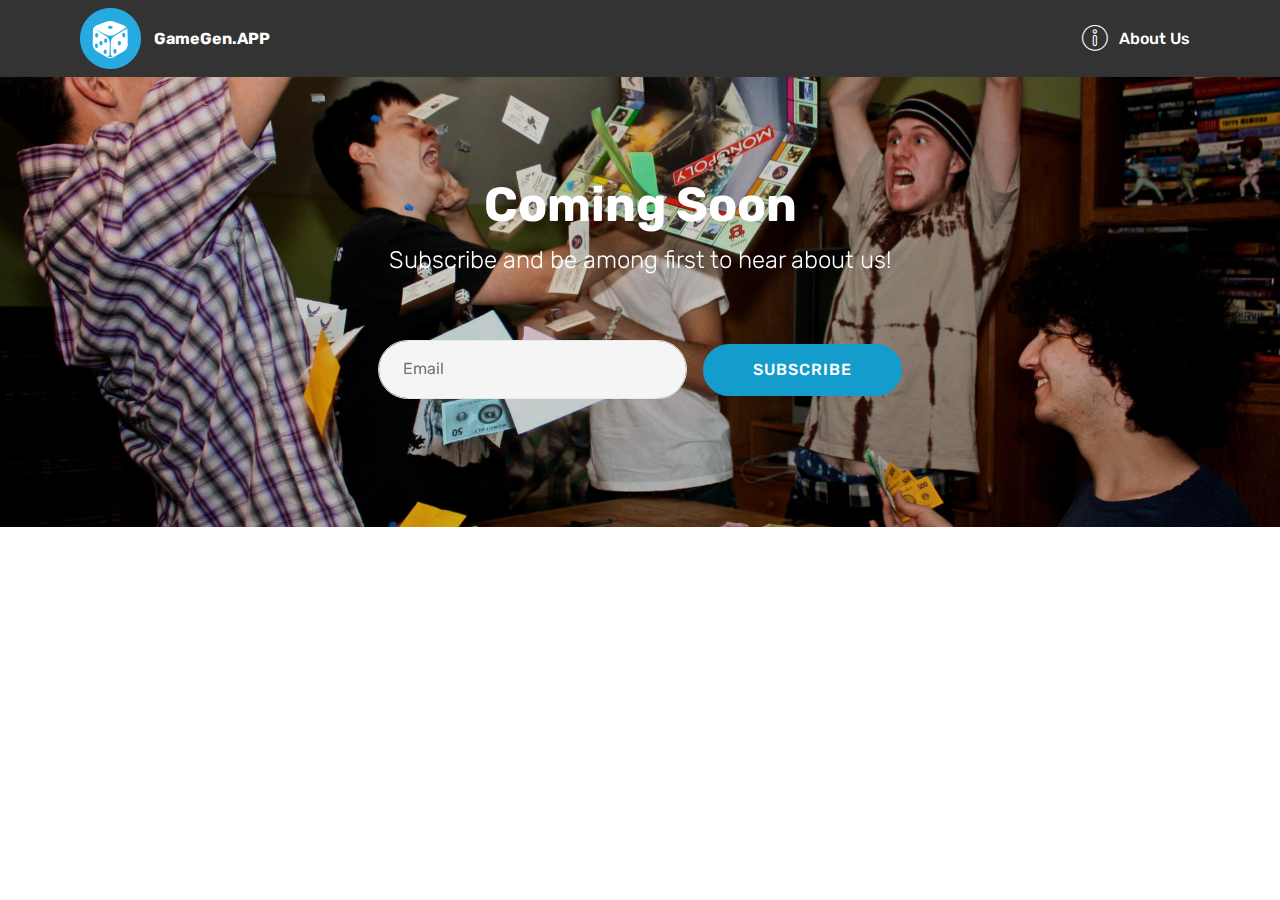
<file: page4.html>
<!DOCTYPE html>
<html >
<head>
  <!-- Site made with Mobirise Website Builder v4.7.6, https://mobirise.com -->
  <meta charset="UTF-8">
  <meta http-equiv="X-UA-Compatible" content="IE=edge">
  <meta name="generator" content="Mobirise v4.7.6, mobirise.com">
  <meta name="viewport" content="width=device-width, initial-scale=1, minimum-scale=1">
  <link rel="shortcut icon" href="assets/images/board-games-122x122.png" type="image/x-icon">
  <meta name="description" content="Site Builder Description">
  <title>Coming Soon</title>
  <link rel="stylesheet" href="assets/web/assets/mobirise-icons/mobirise-icons.css">
  <link rel="stylesheet" href="assets/tether/tether.min.css">
  <link rel="stylesheet" href="assets/bootstrap/css/bootstrap.min.css">
  <link rel="stylesheet" href="assets/bootstrap/css/bootstrap-grid.min.css">
  <link rel="stylesheet" href="assets/bootstrap/css/bootstrap-reboot.min.css">
  <link rel="stylesheet" href="assets/dropdown/css/style.css">
  <link rel="stylesheet" href="assets/theme/css/style.css">
  <link rel="stylesheet" href="assets/mobirise/css/mbr-additional.css" type="text/css">
  
  
  
</head>
<body>
  <section class="menu cid-qOZbBJoUbt" once="menu" id="menu1-y">

    

    <nav class="navbar navbar-expand beta-menu navbar-dropdown align-items-center navbar-toggleable-sm">
        <button class="navbar-toggler navbar-toggler-right" type="button" data-toggle="collapse" data-target="#navbarSupportedContent" aria-controls="navbarSupportedContent" aria-expanded="false" aria-label="Toggle navigation">
            <div class="hamburger">
                <span></span>
                <span></span>
                <span></span>
                <span></span>
            </div>
        </button>
        <div class="menu-logo">
            <div class="navbar-brand">
                <span class="navbar-logo">
                    
                         <img src="assets/images/board-games-122x122.png" alt="GameGen.app" title="" style="height: 3.8rem;">
                    
                </span>
                <span class="navbar-caption-wrap"><a class="navbar-caption text-white display-4" href="#top">GameGen.APP</a></span>
            </div>
        </div>
        <div class="collapse navbar-collapse" id="navbarSupportedContent">
            <ul class="navbar-nav nav-dropdown nav-right" data-app-modern-menu="true"><li class="nav-item">
                    <a class="nav-link link text-white display-4" href="about.html"><span class="mbri-info mbr-iconfont mbr-iconfont-btn"></span>
                        
                        About Us
                    </a>
                </li></ul>
            
        </div>
    </nav>
</section>

<section class="engine"><a href="https://mobirise.me/s">free bootstrap themes</a></section><section once="" class="cid-qSYbZKNMl5" id="footer6-17">

    

    

    <div class="container">
        <div class="media-container-row align-center mbr-white">
            <div class="col-12">
                <p class="mbr-text mb-0 mbr-fonts-style display-7"></p>
            </div>
        </div>
    </div>
</section>

<section class="mbr-section form3 cid-qSXZH17dT1 mbr-parallax-background" id="form3-11">

    

    <div class="mbr-overlay" style="opacity: 0.2; background-color: rgb(0, 0, 0);">
    </div>

    <div class="container">
        <div class="row justify-content-center">
            <div class="title col-12 col-lg-8">
                <h2 class="align-center pb-2 mbr-fonts-style display-2"><strong>Coming Soon</strong></h2>
                <h3 class="mbr-section-subtitle align-center pb-5 mbr-light mbr-fonts-style display-5">
                    Subscribe and be among first to hear about us!</h3>
            </div>
        </div>

        <div class="row py-2 justify-content-center">
            <div class="col-12 col-lg-6  col-md-8 " data-form-type="formoid">
                <div data-form-alert="" hidden=""></div>
                <form class="mbr-form" action="https://mobirise.com/" method="post" data-form-title="Mobirise Form"><input type="hidden" name="email" data-form-email="true" value="k4KHNzd5tlJMkgm/SgxhucE7SjuEXJpIjBLbDOQkmmgdmqG06fR6VFAWelo8LWzIIf12ooTpZmSi4+uIWRPxqUdNcaQ7Gdor/0Oct6cQwFBQzvEkw/JFYTlxFapf8Z24" data-form-field="Email">
                    <div class="mbr-subscribe input-group">
                        <input class="form-control" type="email" name="email" placeholder="Email" data-form-field="Email" required="" id="email-form3-11">
                        <span class="input-group-btn"><button href="" type="submit" class="btn btn-primary display-4">SUBSCRIBE</button></span>
                    </div>
                </form>
            </div>
        </div>
    </div>
</section>


  <script src="assets/web/assets/jquery/jquery.min.js"></script>
  <script src="assets/popper/popper.min.js"></script>
  <script src="assets/tether/tether.min.js"></script>
  <script src="assets/bootstrap/js/bootstrap.min.js"></script>
  <script src="assets/smoothscroll/smooth-scroll.js"></script>
  <script src="assets/dropdown/js/script.min.js"></script>
  <script src="assets/touchswipe/jquery.touch-swipe.min.js"></script>
  <script src="assets/parallax/jarallax.min.js"></script>
  <script src="assets/theme/js/script.js"></script>
  <script src="assets/formoid/formoid.min.js"></script>
  
  
</body>
</html>
</file>
<file: assets/web/assets/mobirise-icons/mobirise-icons.css>
@font-face {
  font-family: 'MobiriseIcons';
  src:  url('mobirise-icons.eot?spat4u');
  src:  url('mobirise-icons.eot?spat4u#iefix') format('embedded-opentype'),
    url('mobirise-icons.ttf?spat4u') format('truetype'),
    url('mobirise-icons.woff?spat4u') format('woff'),
    url('mobirise-icons.svg?spat4u#MobiriseIcons') format('svg');
  font-weight: normal;
  font-style: normal;
}

[class^="mbri-"], [class*=" mbri-"] {
  /* use !important to prevent issues with browser extensions that change fonts */
  font-family: MobiriseIcons !important;
  speak: none;
  font-style: normal;
  font-weight: normal;
  font-variant: normal;
  text-transform: none;
  line-height: 1;

  /* Better Font Rendering =========== */
  -webkit-font-smoothing: antialiased;
  -moz-osx-font-smoothing: grayscale;
}

.mbri-add-submenu:before {
  content: "\e900";
}
.mbri-alert:before {
  content: "\e901";
}
.mbri-align-center:before {
  content: "\e902";
}
.mbri-align-justify:before {
  content: "\e903";
}
.mbri-align-left:before {
  content: "\e904";
}
.mbri-align-right:before {
  content: "\e905";
}
.mbri-android:before {
  content: "\e906";
}
.mbri-apple:before {
  content: "\e907";
}
.mbri-arrow-down:before {
  content: "\e908";
}
.mbri-arrow-next:before {
  content: "\e909";
}
.mbri-arrow-prev:before {
  content: "\e90a";
}
.mbri-arrow-up:before {
  content: "\e90b";
}
.mbri-bold:before {
  content: "\e90c";
}
.mbri-bookmark:before {
  content: "\e90d";
}
.mbri-bootstrap:before {
  content: "\e90e";
}
.mbri-briefcase:before {
  content: "\e90f";
}
.mbri-browse:before {
  content: "\e910";
}
.mbri-bulleted-list:before {
  content: "\e911";
}
.mbri-calendar:before {
  content: "\e912";
}
.mbri-camera:before {
  content: "\e913";
}
.mbri-cart-add:before {
  content: "\e914";
}
.mbri-cart-full:before {
  content: "\e915";
}
.mbri-cash:before {
  content: "\e916";
}
.mbri-change-style:before {
  content: "\e917";
}
.mbri-chat:before {
  content: "\e918";
}
.mbri-clock:before {
  content: "\e919";
}
.mbri-close:before {
  content: "\e91a";
}
.mbri-cloud:before {
  content: "\e91b";
}
.mbri-code:before {
  content: "\e91c";
}
.mbri-contact-form:before {
  content: "\e91d";
}
.mbri-credit-card:before {
  content: "\e91e";
}
.mbri-cursor-click:before {
  content: "\e91f";
}
.mbri-cust-feedback:before {
  content: "\e920";
}
.mbri-database:before {
  content: "\e921";
}
.mbri-delivery:before {
  content: "\e922";
}
.mbri-desktop:before {
  content: "\e923";
}
.mbri-devices:before {
  content: "\e924";
}
.mbri-down:before {
  content: "\e925";
}
.mbri-download:before {
  content: "\e989";
}
.mbri-drag-n-drop:before {
  content: "\e927";
}
.mbri-drag-n-drop2:before {
  content: "\e928";
}
.mbri-edit:before {
  content: "\e929";
}
.mbri-edit2:before {
  content: "\e92a";
}
.mbri-error:before {
  content: "\e92b";
}
.mbri-extension:before {
  content: "\e92c";
}
.mbri-features:before {
  content: "\e92d";
}
.mbri-file:before {
  content: "\e92e";
}
.mbri-flag:before {
  content: "\e92f";
}
.mbri-folder:before {
  content: "\e930";
}
.mbri-gift:before {
  content: "\e931";
}
.mbri-github:before {
  content: "\e932";
}
.mbri-globe:before {
  content: "\e933";
}
.mbri-globe-2:before {
  content: "\e934";
}
.mbri-growing-chart:before {
  content: "\e935";
}
.mbri-hearth:before {
  content: "\e936";
}
.mbri-help:before {
  content: "\e937";
}
.mbri-home:before {
  content: "\e938";
}
.mbri-hot-cup:before {
  content: "\e939";
}
.mbri-idea:before {
  content: "\e93a";
}
.mbri-image-gallery:before {
  content: "\e93b";
}
.mbri-image-slider:before {
  content: "\e93c";
}
.mbri-info:before {
  content: "\e93d";
}
.mbri-italic:before {
  content: "\e93e";
}
.mbri-key:before {
  content: "\e93f";
}
.mbri-laptop:before {
  content: "\e940";
}
.mbri-layers:before {
  content: "\e941";
}
.mbri-left-right:before {
  content: "\e942";
}
.mbri-left:before {
  content: "\e943";
}
.mbri-letter:before {
  content: "\e944";
}
.mbri-like:before {
  content: "\e945";
}
.mbri-link:before {
  content: "\e946";
}
.mbri-lock:before {
  content: "\e947";
}
.mbri-login:before {
  content: "\e948";
}
.mbri-logout:before {
  content: "\e949";
}
.mbri-magic-stick:before {
  content: "\e94a";
}
.mbri-map-pin:before {
  content: "\e94b";
}
.mbri-menu:before {
  content: "\e94c";
}
.mbri-mobile:before {
  content: "\e94d";
}
.mbri-mobile2:before {
  content: "\e94e";
}
.mbri-mobirise:before {
  content: "\e94f";
}
.mbri-more-horizontal:before {
  content: "\e950";
}
.mbri-more-vertical:before {
  content: "\e951";
}
.mbri-music:before {
  content: "\e952";
}
.mbri-new-file:before {
  content: "\e953";
}
.mbri-numbered-list:before {
  content: "\e954";
}
.mbri-opened-folder:before {
  content: "\e955";
}
.mbri-pages:before {
  content: "\e956";
}
.mbri-paper-plane:before {
  content: "\e957";
}
.mbri-paperclip:before {
  content: "\e958";
}
.mbri-photo:before {
  content: "\e959";
}
.mbri-photos:before {
  content: "\e95a";
}
.mbri-pin:before {
  content: "\e95b";
}
.mbri-play:before {
  content: "\e95c";
}
.mbri-plus:before {
  content: "\e95d";
}
.mbri-preview:before {
  content: "\e95e";
}
.mbri-print:before {
  content: "\e95f";
}
.mbri-protect:before {
  content: "\e960";
}
.mbri-question:before {
  content: "\e961";
}
.mbri-quote-left:before {
  content: "\e962";
}
.mbri-quote-right:before {
  content: "\e963";
}
.mbri-refresh:before {
  content: "\e964";
}
.mbri-responsive:before {
  content: "\e965";
}
.mbri-right:before {
  content: "\e966";
}
.mbri-rocket:before {
  content: "\e967";
}
.mbri-sad-face:before {
  content: "\e968";
}
.mbri-sale:before {
  content: "\e969";
}
.mbri-save:before {
  content: "\e96a";
}
.mbri-search:before {
  content: "\e96b";
}
.mbri-setting:before {
  content: "\e96c";
}
.mbri-setting2:before {
  content: "\e96d";
}
.mbri-setting3:before {
  content: "\e96e";
}
.mbri-share:before {
  content: "\e96f";
}
.mbri-shopping-bag:before {
  content: "\e970";
}
.mbri-shopping-basket:before {
  content: "\e971";
}
.mbri-shopping-cart:before {
  content: "\e972";
}
.mbri-sites:before {
  content: "\e973";
}
.mbri-smile-face:before {
  content: "\e974";
}
.mbri-speed:before {
  content: "\e975";
}
.mbri-star:before {
  content: "\e976";
}
.mbri-success:before {
  content: "\e977";
}
.mbri-sun:before {
  content: "\e978";
}
.mbri-sun2:before {
  content: "\e979";
}
.mbri-tablet:before {
  content: "\e97a";
}
.mbri-tablet-vertical:before {
  content: "\e97b";
}
.mbri-target:before {
  content: "\e97c";
}
.mbri-timer:before {
  content: "\e97d";
}
.mbri-to-ftp:before {
  content: "\e97e";
}
.mbri-to-local-drive:before {
  content: "\e97f";
}
.mbri-touch-swipe:before {
  content: "\e980";
}
.mbri-touch:before {
  content: "\e981";
}
.mbri-trash:before {
  content: "\e982";
}
.mbri-underline:before {
  content: "\e983";
}
.mbri-unlink:before {
  content: "\e984";
}
.mbri-unlock:before {
  content: "\e985";
}
.mbri-up-down:before {
  content: "\e986";
}
.mbri-up:before {
  content: "\e987";
}
.mbri-update:before {
  content: "\e988";
}
.mbri-upload:before {
 content: "\e926"; 
}
.mbri-user:before {
  content: "\e98a";
}
.mbri-user2:before {
  content: "\e98b";
}
.mbri-users:before {
  content: "\e98c";
}
.mbri-video:before {
  content: "\e98d";
}
.mbri-video-play:before {
  content: "\e98e";
}
.mbri-watch:before {
  content: "\e98f";
}
.mbri-website-theme:before {
  content: "\e990";
}
.mbri-wifi:before {
  content: "\e991";
}
.mbri-windows:before {
  content: "\e992";
}
.mbri-zoom-out:before {
  content: "\e993";
}
.mbri-redo:before {
  content: "\e994";
}
.mbri-undo:before {
  content: "\e995";
}
</file>
<file: assets/socicon/css/styles.css>
@charset "UTF-8";

@font-face {
  font-family: "socicon";
  src:url("../fonts/socicon.eot");
  src:url("../fonts/socicon.eot?#iefix") format("embedded-opentype"),
    url("../fonts/socicon.woff") format("woff"),
    url("../fonts/socicon.ttf") format("truetype"),
    url("../fonts/socicon.svg#socicon") format("svg");
  font-weight: normal;
  font-style: normal;

}

[data-icon]:before {
  font-family: "socicon" !important;
  content: attr(data-icon);
  font-style: normal !important;
  font-weight: normal !important;
  font-variant: normal !important;
  text-transform: none !important;
  speak: none;
  line-height: 1;
  -webkit-font-smoothing: antialiased;
  -moz-osx-font-smoothing: grayscale;
}

[class^="socicon-"]:before,
[class*=" socicon-"]:before {
  font-family: "socicon" !important;
  font-style: normal !important;
  font-weight: normal !important;
  font-variant: normal !important;
  text-transform: none !important;
  speak: none;
  line-height: 1;
  -webkit-font-smoothing: antialiased;
  -moz-osx-font-smoothing: grayscale;
}

.socicon-modelmayhem:before {
  content: "\e000";
}
.socicon-mixcloud:before {
  content: "\e001";
}
.socicon-drupal:before {
  content: "\e002";
}
.socicon-swarm:before {
  content: "\e003";
}
.socicon-istock:before {
  content: "\e004";
}
.socicon-yammer:before {
  content: "\e005";
}
.socicon-ello:before {
  content: "\e006";
}
.socicon-stackoverflow:before {
  content: "\e007";
}
.socicon-persona:before {
  content: "\e008";
}
.socicon-triplej:before {
  content: "\e009";
}
.socicon-houzz:before {
  content: "\e00a";
}
.socicon-rss:before {
  content: "\e00b";
}
.socicon-paypal:before {
  content: "\e00c";
}
.socicon-odnoklassniki:before {
  content: "\e00d";
}
.socicon-airbnb:before {
  content: "\e00e";
}
.socicon-periscope:before {
  content: "\e00f";
}
.socicon-outlook:before {
  content: "\e010";
}
.socicon-coderwall:before {
  content: "\e011";
}
.socicon-tripadvisor:before {
  content: "\e012";
}
.socicon-appnet:before {
  content: "\e013";
}
.socicon-goodreads:before {
  content: "\e014";
}
.socicon-tripit:before {
  content: "\e015";
}
.socicon-lanyrd:before {
  content: "\e016";
}
.socicon-slideshare:before {
  content: "\e017";
}
.socicon-buffer:before {
  content: "\e018";
}
.socicon-disqus:before {
  content: "\e019";
}
.socicon-vkontakte:before {
  content: "\e01a";
}
.socicon-whatsapp:before {
  content: "\e01b";
}
.socicon-patreon:before {
  content: "\e01c";
}
.socicon-storehouse:before {
  content: "\e01d";
}
.socicon-pocket:before {
  content: "\e01e";
}
.socicon-mail:before {
  content: "\e01f";
}
.socicon-blogger:before {
  content: "\e020";
}
.socicon-technorati:before {
  content: "\e021";
}
.socicon-reddit:before {
  content: "\e022";
}
.socicon-dribbble:before {
  content: "\e023";
}
.socicon-stumbleupon:before {
  content: "\e024";
}
.socicon-digg:before {
  content: "\e025";
}
.socicon-envato:before {
  content: "\e026";
}
.socicon-behance:before {
  content: "\e027";
}
.socicon-delicious:before {
  content: "\e028";
}
.socicon-deviantart:before {
  content: "\e029";
}
.socicon-forrst:before {
  content: "\e02a";
}
.socicon-play:before {
  content: "\e02b";
}
.socicon-zerply:before {
  content: "\e02c";
}
.socicon-wikipedia:before {
  content: "\e02d";
}
.socicon-apple:before {
  content: "\e02e";
}
.socicon-flattr:before {
  content: "\e02f";
}
.socicon-github:before {
  content: "\e030";
}
.socicon-renren:before {
  content: "\e031";
}
.socicon-friendfeed:before {
  content: "\e032";
}
.socicon-newsvine:before {
  content: "\e033";
}
.socicon-identica:before {
  content: "\e034";
}
.socicon-bebo:before {
  content: "\e035";
}
.socicon-zynga:before {
  content: "\e036";
}
.socicon-steam:before {
  content: "\e037";
}
.socicon-xbox:before {
  content: "\e038";
}
.socicon-windows:before {
  content: "\e039";
}
.socicon-qq:before {
  content: "\e03a";
}
.socicon-douban:before {
  content: "\e03b";
}
.socicon-meetup:before {
  content: "\e03c";
}
.socicon-playstation:before {
  content: "\e03d";
}
.socicon-android:before {
  content: "\e03e";
}
.socicon-snapchat:before {
  content: "\e03f";
}
.socicon-twitter:before {
  content: "\e040";
}
.socicon-facebook:before {
  content: "\e041";
}
.socicon-googleplus:before {
  content: "\e042";
}
.socicon-pinterest:before {
  content: "\e043";
}
.socicon-foursquare:before {
  content: "\e044";
}
.socicon-yahoo:before {
  content: "\e045";
}
.socicon-skype:before {
  content: "\e046";
}
.socicon-yelp:before {
  content: "\e047";
}
.socicon-feedburner:before {
  content: "\e048";
}
.socicon-linkedin:before {
  content: "\e049";
}
.socicon-viadeo:before {
  content: "\e04a";
}
.socicon-xing:before {
  content: "\e04b";
}
.socicon-myspace:before {
  content: "\e04c";
}
.socicon-soundcloud:before {
  content: "\e04d";
}
.socicon-spotify:before {
  content: "\e04e";
}
.socicon-grooveshark:before {
  content: "\e04f";
}
.socicon-lastfm:before {
  content: "\e050";
}
.socicon-youtube:before {
  content: "\e051";
}
.socicon-vimeo:before {
  content: "\e052";
}
.socicon-dailymotion:before {
  content: "\e053";
}
.socicon-vine:before {
  content: "\e054";
}
.socicon-flickr:before {
  content: "\e055";
}
.socicon-500px:before {
  content: "\e056";
}
.socicon-wordpress:before {
  content: "\e058";
}
.socicon-tumblr:before {
  content: "\e059";
}
.socicon-twitch:before {
  content: "\e05a";
}
.socicon-8tracks:before {
  content: "\e05b";
}
.socicon-amazon:before {
  content: "\e05c";
}
.socicon-icq:before {
  content: "\e05d";
}
.socicon-smugmug:before {
  content: "\e05e";
}
.socicon-ravelry:before {
  content: "\e05f";
}
.socicon-weibo:before {
  content: "\e060";
}
.socicon-baidu:before {
  content: "\e061";
}
.socicon-angellist:before {
  content: "\e062";
}
.socicon-ebay:before {
  content: "\e063";
}
.socicon-imdb:before {
  content: "\e064";
}
.socicon-stayfriends:before {
  content: "\e065";
}
.socicon-residentadvisor:before {
  content: "\e066";
}
.socicon-google:before {
  content: "\e067";
}
.socicon-yandex:before {
  content: "\e068";
}
.socicon-sharethis:before {
  content: "\e069";
}
.socicon-bandcamp:before {
  content: "\e06a";
}
.socicon-itunes:before {
  content: "\e06b";
}
.socicon-deezer:before {
  content: "\e06c";
}
.socicon-telegram:before {
  content: "\e06e";
}
.socicon-openid:before {
  content: "\e06f";
}
.socicon-amplement:before {
  content: "\e070";
}
.socicon-viber:before {
  content: "\e071";
}
.socicon-zomato:before {
  content: "\e072";
}
.socicon-draugiem:before {
  content: "\e074";
}
.socicon-endomodo:before {
  content: "\e075";
}
.socicon-filmweb:before {
  content: "\e076";
}
.socicon-stackexchange:before {
  content: "\e077";
}
.socicon-wykop:before {
  content: "\e078";
}
.socicon-teamspeak:before {
  content: "\e079";
}
.socicon-teamviewer:before {
  content: "\e07a";
}
.socicon-ventrilo:before {
  content: "\e07b";
}
.socicon-younow:before {
  content: "\e07c";
}
.socicon-raidcall:before {
  content: "\e07d";
}
.socicon-mumble:before {
  content: "\e07e";
}
.socicon-medium:before {
  content: "\e06d";
}
.socicon-bebee:before {
  content: "\e07f";
}
.socicon-hitbox:before {
  content: "\e080";
}
.socicon-reverbnation:before {
  content: "\e081";
}
.socicon-formulr:before {
  content: "\e082";
}
.socicon-instagram:before {
  content: "\e057";
}
.socicon-battlenet:before {
  content: "\e083";
}
.socicon-chrome:before {
  content: "\e084";
}
.socicon-discord:before {
  content: "\e086";
}
.socicon-issuu:before {
  content: "\e087";
}
.socicon-macos:before {
  content: "\e088";
}
.socicon-firefox:before {
  content: "\e089";
}
.socicon-opera:before {
  content: "\e08d";
}
.socicon-keybase:before {
  content: "\e090";
}
.socicon-alliance:before {
  content: "\e091";
}
.socicon-livejournal:before {
  content: "\e092";
}
.socicon-googlephotos:before {
  content: "\e093";
}
.socicon-horde:before {
  content: "\e094";
}
.socicon-etsy:before {
  content: "\e095";
}
.socicon-zapier:before {
  content: "\e096";
}
.socicon-google-scholar:before {
  content: "\e097";
}
.socicon-researchgate:before {
  content: "\e098";
}
.socicon-wechat:before {
  content: "\e099";
}
.socicon-strava:before {
  content: "\e09a";
}
.socicon-line:before {
  content: "\e09b";
}
.socicon-lyft:before {
  content: "\e09c";
}
.socicon-uber:before {
  content: "\e09d";
}
.socicon-songkick:before {
  content: "\e09e";
}
.socicon-viewbug:before {
  content: "\e09f";
}
.socicon-googlegroups:before {
  content: "\e0a0";
}
.socicon-quora:before {
  content: "\e073";
}
.socicon-diablo:before {
  content: "\e085";
}
.socicon-blizzard:before {
  content: "\e0a1";
}
.socicon-hearthstone:before {
  content: "\e08b";
}
.socicon-heroes:before {
  content: "\e08a";
}
.socicon-overwatch:before {
  content: "\e08c";
}
.socicon-warcraft:before {
  content: "\e08e";
}
.socicon-starcraft:before {
  content: "\e08f";
}
.socicon-beam:before {
  content: "\e0a2";
}
.socicon-curse:before {
  content: "\e0a3";
}
.socicon-player:before {
  content: "\e0a4";
}
.socicon-streamjar:before {
  content: "\e0a5";
}
.socicon-nintendo:before {
  content: "\e0a6";
}
.socicon-hellocoton:before {
  content: "\e0a7";
}
</file>
<file: assets/dropdown/css/style.css>
.navbar-dropdown {
  left: 0;
  padding: 0;
  position: absolute;
  right: 0;
  top: 0;
  transition: all 0.45s ease;
  z-index: 1030;
  background: #282828; }
  .navbar-dropdown .navbar-logo {
    margin-right: 0.8rem;
    transition: margin 0.3s ease-in-out;
    vertical-align: middle; }
    .navbar-dropdown .navbar-logo img {
      height: 3.125rem;
      transition: all 0.3s ease-in-out; }
    .navbar-dropdown .navbar-logo.mbr-iconfont {
      font-size: 3.125rem;
      line-height: 3.125rem; }
  .navbar-dropdown .navbar-caption {
    font-weight: 700;
    white-space: normal;
    vertical-align: -4px;
    line-height: 3.125rem !important; }
    .navbar-dropdown .navbar-caption, .navbar-dropdown .navbar-caption:hover {
      color: inherit;
      text-decoration: none; }
  .navbar-dropdown .mbr-iconfont + .navbar-caption {
    vertical-align: -1px; }
  .navbar-dropdown.navbar-fixed-top {
    position: fixed; }
  .navbar-dropdown .navbar-brand span {
    vertical-align: -4px; }
  .navbar-dropdown.bg-color.transparent {
    background: none; }
  .navbar-dropdown.navbar-short .navbar-brand {
    padding: 0.625rem 0; }
    .navbar-dropdown.navbar-short .navbar-brand span {
      vertical-align: -1px; }
  .navbar-dropdown.navbar-short .navbar-caption {
    line-height: 2.375rem !important;
    vertical-align: -2px; }
  .navbar-dropdown.navbar-short .navbar-logo {
    margin-right: 0.5rem; }
    .navbar-dropdown.navbar-short .navbar-logo img {
      height: 2.375rem; }
    .navbar-dropdown.navbar-short .navbar-logo.mbr-iconfont {
      font-size: 2.375rem;
      line-height: 2.375rem; }
  .navbar-dropdown.navbar-short .mbr-table-cell {
    height: 3.625rem; }
  .navbar-dropdown .navbar-close {
    left: 0.6875rem;
    position: fixed;
    top: 0.75rem;
    z-index: 1000; }
  .navbar-dropdown .hamburger-icon {
    content: "";
    display: inline-block;
    vertical-align: middle;
    width: 16px;
    -webkit-box-shadow: 0 -6px 0 1px #282828,0 0 0 1px #282828,0 6px 0 1px #282828;
    -moz-box-shadow: 0 -6px 0 1px #282828,0 0 0 1px #282828,0 6px 0 1px #282828;
    box-shadow: 0 -6px 0 1px #282828,0 0 0 1px #282828,0 6px 0 1px #282828; }

.dropdown-menu .dropdown-toggle[data-toggle="dropdown-submenu"]::after {
  border-bottom: 0.35em solid transparent;
  border-left: 0.35em solid;
  border-right: 0;
  border-top: 0.35em solid transparent;
  margin-left: 0.3rem; }

.dropdown-menu .dropdown-item:focus {
  outline: 0; }

.nav-dropdown {
  font-size: 0.75rem;
  font-weight: 500;
  height: auto !important; }
  .nav-dropdown .nav-btn {
    padding-left: 1rem; }
  .nav-dropdown .link {
    margin: .667em 1.667em;
    font-weight: 500;
    padding: 0;
    transition: color .2s ease-in-out; }
    .nav-dropdown .link.dropdown-toggle {
      margin-right: 2.583em; }
      .nav-dropdown .link.dropdown-toggle::after {
        margin-left: .25rem;
        border-top: 0.35em solid;
        border-right: 0.35em solid transparent;
        border-left: 0.35em solid transparent;
        border-bottom: 0; }
      .nav-dropdown .link.dropdown-toggle[aria-expanded="true"] {
        margin: 0;
        padding: 0.667em 3.263em  0.667em 1.667em; }
  .nav-dropdown .link::after,
  .nav-dropdown .dropdown-item::after {
    color: inherit; }
  .nav-dropdown .btn {
    font-size: 0.75rem;
    font-weight: 700;
    letter-spacing: 0;
    margin-bottom: 0;
    padding-left: 1.25rem;
    padding-right: 1.25rem; }
  .nav-dropdown .dropdown-menu {
    border-radius: 0;
    border: 0;
    left: 0;
    margin: 0;
    padding-bottom: 1.25rem;
    padding-top: 1.25rem;
    position: relative; }
  .nav-dropdown .dropdown-submenu {
    margin-left: 0.125rem;
    top: 0; }
  .nav-dropdown .dropdown-item {
    font-weight: 500;
    line-height: 2;
    padding: 0.3846em 4.615em 0.3846em 1.5385em;
    position: relative;
    transition: color .2s ease-in-out, background-color .2s ease-in-out; }
    .nav-dropdown .dropdown-item::after {
      margin-top: -0.3077em;
      position: absolute;
      right: 1.1538em;
      top: 50%; }
    .nav-dropdown .dropdown-item:focus, .nav-dropdown .dropdown-item:hover {
      background: none; }

@media (max-width: 767px) {
  .nav-dropdown.navbar-toggleable-sm {
    bottom: 0;
    display: none;
    left: 0;
    overflow-x: hidden;
    position: fixed;
    top: 0;
    transform: translateX(-100%);
    -ms-transform: translateX(-100%);
    -webkit-transform: translateX(-100%);
    width: 18.75rem;
    z-index: 999; } }
.nav-dropdown.navbar-toggleable-xl {
  bottom: 0;
  display: none;
  left: 0;
  overflow-x: hidden;
  position: fixed;
  top: 0;
  transform: translateX(-100%);
  -ms-transform: translateX(-100%);
  -webkit-transform: translateX(-100%);
  width: 18.75rem;
  z-index: 999; }

.nav-dropdown-sm {
  display: block !important;
  overflow-x: hidden;
  overflow: auto;
  padding-top: 3.875rem; }
  .nav-dropdown-sm::after {
    content: "";
    display: block;
    height: 3rem;
    width: 100%; }
  .nav-dropdown-sm.collapse.in ~ .navbar-close {
    display: block !important; }
  .nav-dropdown-sm.collapsing, .nav-dropdown-sm.collapse.in {
    transform: translateX(0);
    -ms-transform: translateX(0);
    -webkit-transform: translateX(0);
    transition: all 0.25s ease-out;
    -webkit-transition: all 0.25s ease-out;
    background: #282828; }
  .nav-dropdown-sm.collapsing[aria-expanded="false"] {
    transform: translateX(-100%);
    -ms-transform: translateX(-100%);
    -webkit-transform: translateX(-100%); }
  .nav-dropdown-sm .nav-item {
    display: block;
    margin-left: 0 !important;
    padding-left: 0; }
  .nav-dropdown-sm .link,
  .nav-dropdown-sm .dropdown-item {
    border-top: 1px dotted rgba(255, 255, 255, 0.1);
    font-size: 0.8125rem;
    line-height: 1.6;
    margin: 0 !important;
    padding: 0.875rem 2.4rem 0.875rem 1.5625rem !important;
    position: relative;
    white-space: normal; }
    .nav-dropdown-sm .link:focus, .nav-dropdown-sm .link:hover,
    .nav-dropdown-sm .dropdown-item:focus,
    .nav-dropdown-sm .dropdown-item:hover {
      background: rgba(0, 0, 0, 0.2) !important;
      color: #c0a375; }
  .nav-dropdown-sm .nav-btn {
    position: relative;
    padding: 1.5625rem 1.5625rem 0 1.5625rem; }
    .nav-dropdown-sm .nav-btn::before {
      border-top: 1px dotted rgba(255, 255, 255, 0.1);
      content: "";
      left: 0;
      position: absolute;
      top: 0;
      width: 100%; }
    .nav-dropdown-sm .nav-btn + .nav-btn {
      padding-top: 0.625rem; }
      .nav-dropdown-sm .nav-btn + .nav-btn::before {
        display: none; }
  .nav-dropdown-sm .btn {
    padding: 0.625rem 0; }
  .nav-dropdown-sm .dropdown-toggle[data-toggle="dropdown-submenu"]::after {
    margin-left: .25rem;
    border-top: 0.35em solid;
    border-right: 0.35em solid transparent;
    border-left: 0.35em solid transparent;
    border-bottom: 0; }
  .nav-dropdown-sm .dropdown-toggle[data-toggle="dropdown-submenu"][aria-expanded="true"]::after {
    border-top: 0;
    border-right: 0.35em solid transparent;
    border-left: 0.35em solid transparent;
    border-bottom: 0.35em solid; }
  .nav-dropdown-sm .dropdown-menu {
    margin: 0;
    padding: 0;
    position: relative;
    top: 0;
    left: 0;
    width: 100%;
    border: 0;
    float: none;
    border-radius: 0;
    background: none; }
  .nav-dropdown-sm .dropdown-submenu {
    left: 100%;
    margin-left: 0.125rem;
    margin-top: -1.25rem;
    top: 0; }

.navbar-toggleable-sm .nav-dropdown .dropdown-menu {
  position: absolute; }

.navbar-toggleable-sm .nav-dropdown .dropdown-submenu {
  left: 100%;
  margin-left: 0.125rem;
  margin-top: -1.25rem;
  top: 0; }

.navbar-toggleable-sm.opened .nav-dropdown .dropdown-menu {
  position: relative; }

.navbar-toggleable-sm.opened .nav-dropdown .dropdown-submenu {
  left: 0;
  margin-left: 00rem;
  margin-top: 0rem;
  top: 0; }

.is-builder .nav-dropdown.collapsing {
  transition: none !important; }

/*# sourceMappingURL=style.css.map */
</file>
<file: assets/theme/css/style.css>
/*!
 * Mobirise v4 theme (https://mobirise.com/)
 * Copyright 2017 Mobirise
 */
section {
  background-color: #eeeeee; }

section,
.container,
.container-fluid {
  position: relative;
  word-wrap: break-word; }

a.mbr-iconfont:hover {
  text-decoration: none; }

.article .lead p, .article .lead ul, .article .lead ol, .article .lead pre, .article .lead blockquote {
  margin-bottom: 0; }

a {
  font-style: normal;
  font-weight: 400;
  cursor: pointer; }
  a, a:hover {
    text-decoration: none; }

figure {
  margin-bottom: 0; }

body {
  color: #232323; }

h1, h2, h3, h4, h5, h6,
.h1, .h2, .h3, .h4, .h5, .h6,
.display-1, .display-2, .display-3, .display-4 {
  line-height: 1;
  word-break: break-word;
  word-wrap: break-word; }

b, strong {
  font-weight: bold; }

blockquote {
  padding: 10px 0 10px 20px;
  position: relative;
  border-left: 2px solid;
  border-color: #ff3366; }

input:-webkit-autofill, input:-webkit-autofill:hover, input:-webkit-autofill:focus, input:-webkit-autofill:active {
  transition-delay: 9999s;
  transition-property: background-color, color; }

textarea[type="hidden"] {
  display: none; }

body {
  position: relative; }

section {
  background-position: 50% 50%;
  background-repeat: no-repeat;
  background-size: cover; }
  section .mbr-background-video,
  section .mbr-background-video-preview {
    position: absolute;
    bottom: 0;
    left: 0;
    right: 0;
    top: 0; }

.hidden {
  visibility: hidden; }

.mbr-z-index20 {
  z-index: 20; }

/*! Base colors */
.mbr-white {
  color: #ffffff; }

.mbr-black {
  color: #000000; }

.mbr-bg-white {
  background-color: #ffffff; }

.mbr-bg-black {
  background-color: #000000; }

/*! Text-aligns */
.align-left {
  text-align: left; }

.align-center {
  text-align: center; }

.align-right {
  text-align: right; }

@media (max-width: 767px) {
  .align-left, .align-center, .align-right, .mbr-section-btn, .mbr-section-title {
    text-align: center; } }
/*! Font-weight  */
.mbr-light {
  font-weight: 300; }

.mbr-regular {
  font-weight: 400; }

.mbr-semibold {
  font-weight: 500; }

.mbr-bold {
  font-weight: 700; }

/*! Media  */
.media-size-item {
  -webkit-flex: 1 1 auto;
  -moz-flex: 1 1 auto;
  -ms-flex: 1 1 auto;
  -o-flex: 1 1 auto;
  flex: 1 1 auto; }

.media-content {
  -webkit-flex-basis: 100%;
  flex-basis: 100%; }

.media-container-row {
  display: -ms-flexbox;
  display: -webkit-flex;
  display: flex;
  -webkit-flex-direction: row;
  -ms-flex-direction: row;
  flex-direction: row;
  -webkit-flex-wrap: wrap;
  -ms-flex-wrap: wrap;
  flex-wrap: wrap;
  -webkit-justify-content: center;
  -ms-flex-pack: center;
  justify-content: center;
  -webkit-align-content: center;
  -ms-flex-line-pack: center;
  align-content: center;
  -webkit-align-items: start;
  -ms-flex-align: start;
  align-items: start; }
  .media-container-row .media-size-item {
    width: 400px; }

.media-container-column {
  display: -ms-flexbox;
  display: -webkit-flex;
  display: flex;
  -webkit-flex-direction: column;
  -ms-flex-direction: column;
  flex-direction: column;
  -webkit-flex-wrap: wrap;
  -ms-flex-wrap: wrap;
  flex-wrap: wrap;
  -webkit-justify-content: center;
  -ms-flex-pack: center;
  justify-content: center;
  -webkit-align-content: center;
  -ms-flex-line-pack: center;
  align-content: center;
  -webkit-align-items: stretch;
  -ms-flex-align: stretch;
  align-items: stretch; }
  .media-container-column > * {
    width: 100%; }

@media (min-width: 992px) {
  .media-container-row {
    -webkit-flex-wrap: nowrap;
    -ms-flex-wrap: nowrap;
    flex-wrap: nowrap; } }
figure {
  overflow: hidden; }

figure[mbr-media-size] {
  transition: width 0.1s; }

.mbr-figure img, .mbr-figure iframe {
  display: block;
  width: 100%; }

.card {
  background-color: transparent;
  border: none; }

.card-img {
  text-align: center;
  flex-shrink: 0; }

.media {
  max-width: 100%;
  margin: 0 auto; }

.mbr-figure {
  -ms-flex-item-align: center;
  -ms-grid-row-align: center;
  -webkit-align-self: center;
  align-self: center; }

.media-container > div {
  max-width: 100%; }

.mbr-figure img, .card-img img {
  width: 100%; }

@media (max-width: 991px) {
  .media-size-item {
    width: auto !important; }

  .media {
    width: auto; }

  .mbr-figure {
    width: 100% !important; } }
/*! Buttons */
.mbr-section-btn {
  margin-left: -.25rem;
  margin-right: -.25rem;
  font-size: 0; }

nav .mbr-section-btn {
  margin-left: 0rem;
  margin-right: 0rem; }

/*! Btn icon margin */
.btn .mbr-iconfont, .btn.btn-sm .mbr-iconfont {
  cursor: pointer;
  margin-right: 0.5rem; }

.btn.btn-md .mbr-iconfont, .btn.btn-md .mbr-iconfont {
  margin-right: 0.8rem; }

.mbr-regular {
  font-weight: 400; }

.mbr-semibold {
  font-weight: 500; }

.mbr-bold {
  font-weight: 700; }

[type="submit"] {
  -webkit-appearance: none; }

/*! Full-screen */
.mbr-fullscreen .mbr-overlay {
  min-height: 100vh; }

.mbr-fullscreen {
  display: flex;
  display: -webkit-flex;
  display: -moz-flex;
  display: -ms-flex;
  display: -o-flex;
  align-items: center;
  -webkit-align-items: center;
  min-height: 100vh;
  padding-top: 3rem;
  padding-bottom: 3rem; }

/*! Map */
.map {
  height: 25rem;
  position: relative; }
  .map iframe {
    width: 100%;
    height: 100%; }

/* Form */
.form-asterisk {
  font-family: initial;
  position: absolute;
  top: -2px;
  font-weight: normal; }

/*! Scroll to top arrow */
.mbr-arrow-up {
  bottom: 25px;
  right: 90px;
  position: fixed;
  text-align: right;
  z-index: 5000;
  color: #ffffff;
  font-size: 32px;
  transform: rotate(180deg);
  -webkit-transform: rotate(180deg); }

.mbr-arrow-up a {
  background: rgba(0, 0, 0, 0.2);
  border-radius: 3px;
  color: #fff;
  display: inline-block;
  height: 60px;
  width: 60px;
  outline-style: none !important;
  position: relative;
  text-decoration: none;
  transition: all .3s ease-in-out;
  cursor: pointer;
  text-align: center; }
  .mbr-arrow-up a:hover {
    background-color: rgba(0, 0, 0, 0.4); }
  .mbr-arrow-up a i {
    line-height: 60px; }

.mbr-arrow-up-icon {
  display: block;
  color: #fff; }

.mbr-arrow-up-icon::before {
  content: "\203a";
  display: inline-block;
  font-family: serif;
  font-size: 32px;
  line-height: 1;
  font-style: normal;
  position: relative;
  top: 6px;
  left: -4px;
  -webkit-transform: rotate(-90deg);
  transform: rotate(-90deg); }

/*! Arrow Down */
.mbr-arrow {
  position: absolute;
  bottom: 45px;
  left: 50%;
  width: 60px;
  height: 60px;
  cursor: pointer;
  background-color: rgba(80, 80, 80, 0.5);
  border-radius: 50%;
  -webkit-transform: translateX(-50%);
  transform: translateX(-50%); }
  .mbr-arrow > a {
    display: inline-block;
    text-decoration: none;
    outline-style: none;
    -webkit-animation: arrowdown 1.7s ease-in-out infinite;
    animation: arrowdown 1.7s ease-in-out infinite; }
    .mbr-arrow > a > i {
      position: absolute;
      top: -2px;
      left: 15px;
      font-size: 2rem; }

@keyframes arrowdown {
  0% {
    transform: translateY(0px);
    -webkit-transform: translateY(0px); }
  50% {
    transform: translateY(-5px);
    -webkit-transform: translateY(-5px); }
  100% {
    transform: translateY(0px);
    -webkit-transform: translateY(0px); } }
@-webkit-keyframes arrowdown {
  0% {
    transform: translateY(0px);
    -webkit-transform: translateY(0px); }
  50% {
    transform: translateY(-5px);
    -webkit-transform: translateY(-5px); }
  100% {
    transform: translateY(0px);
    -webkit-transform: translateY(0px); } }
@media (max-width: 500px) {
  .mbr-arrow-up {
    left: 50%;
    right: auto;
    transform: translateX(-50%) rotate(180deg);
    -webkit-transform: translateX(-50%) rotate(180deg); } }
/*Gradients animation*/
@keyframes gradient-animation {
  from {
    background-position: 0% 100%;
    animation-timing-function: ease-in-out; }
  to {
    background-position: 100% 0%;
    animation-timing-function: ease-in-out; } }
@-webkit-keyframes gradient-animation {
  from {
    background-position: 0% 100%;
    animation-timing-function: ease-in-out; }
  to {
    background-position: 100% 0%;
    animation-timing-function: ease-in-out; } }
.bg-gradient {
  background-size: 200% 200%;
  animation: gradient-animation 5s infinite alternate;
  -webkit-animation: gradient-animation 5s infinite alternate; }

.menu .navbar-brand {
  display: -webkit-flex; }
  .menu .navbar-brand span {
    display: flex;
    display: -webkit-flex; }
  .menu .navbar-brand .navbar-caption-wrap {
    display: -webkit-flex; }
  .menu .navbar-brand .navbar-logo img {
    display: -webkit-flex; }
@media (min-width: 768px) and (max-width: 991px) {
  .menu .navbar-toggleable-sm .navbar-nav {
    display: -webkit-box;
    display: -webkit-flex;
    display: -ms-flexbox; } }
@media (min-width: 992px) {
  .menu .navbar-nav.nav-dropdown {
    display: -webkit-flex; }
  .menu .navbar-toggleable-sm .navbar-collapse {
    display: -webkit-flex !important; } }

/*# sourceMappingURL=style.css.map */
.engine {
	position: absolute;
	text-indent: -2400px;
	text-align: center;
	padding: 0;
	top: 0;
	left: -2400px;
}
</file>
<file: assets/mobirise/css/mbr-additional.css>
@import url(https://fonts.googleapis.com/css?family=Rubik:300,300i,400,400i,500,500i,700,700i,900,900i);





body {
  font-style: normal;
  line-height: 1.5;
}
.mbr-section-title {
  font-style: normal;
  line-height: 1.2;
}
.mbr-section-subtitle {
  line-height: 1.3;
}
.mbr-text {
  font-style: normal;
  line-height: 1.6;
}
.display-1 {
  font-family: 'Rubik', sans-serif;
  font-size: 4.25rem;
}
.display-1 > .mbr-iconfont {
  font-size: 6.8rem;
}
.display-2 {
  font-family: 'Rubik', sans-serif;
  font-size: 3rem;
}
.display-2 > .mbr-iconfont {
  font-size: 4.8rem;
}
.display-4 {
  font-family: 'Rubik', sans-serif;
  font-size: 1rem;
}
.display-4 > .mbr-iconfont {
  font-size: 1.6rem;
}
.display-5 {
  font-family: 'Rubik', sans-serif;
  font-size: 1.5rem;
}
.display-5 > .mbr-iconfont {
  font-size: 2.4rem;
}
.display-7 {
  font-family: 'Rubik', sans-serif;
  font-size: 1rem;
}
.display-7 > .mbr-iconfont {
  font-size: 1.6rem;
}
/* ---- Fluid typography for mobile devices ---- */
/* 1.4 - font scale ratio ( bootstrap == 1.42857 ) */
/* 100vw - current viewport width */
/* (48 - 20)  48 == 48rem == 768px, 20 == 20rem == 320px(minimal supported viewport) */
/* 0.65 - min scale variable, may vary */
@media (max-width: 768px) {
  .display-1 {
    font-size: 3.4rem;
    font-size: calc( 2.1374999999999997rem + (4.25 - 2.1374999999999997) * ((100vw - 20rem) / (48 - 20)));
    line-height: calc( 1.4 * (2.1374999999999997rem + (4.25 - 2.1374999999999997) * ((100vw - 20rem) / (48 - 20))));
  }
  .display-2 {
    font-size: 2.4rem;
    font-size: calc( 1.7rem + (3 - 1.7) * ((100vw - 20rem) / (48 - 20)));
    line-height: calc( 1.4 * (1.7rem + (3 - 1.7) * ((100vw - 20rem) / (48 - 20))));
  }
  .display-4 {
    font-size: 0.8rem;
    font-size: calc( 1rem + (1 - 1) * ((100vw - 20rem) / (48 - 20)));
    line-height: calc( 1.4 * (1rem + (1 - 1) * ((100vw - 20rem) / (48 - 20))));
  }
  .display-5 {
    font-size: 1.2rem;
    font-size: calc( 1.175rem + (1.5 - 1.175) * ((100vw - 20rem) / (48 - 20)));
    line-height: calc( 1.4 * (1.175rem + (1.5 - 1.175) * ((100vw - 20rem) / (48 - 20))));
  }
}
/* Buttons */
.btn {
  font-weight: 500;
  border-width: 2px;
  font-style: normal;
  letter-spacing: 1px;
  margin: .4rem .8rem;
  white-space: normal;
  -webkit-transition: all 0.3s ease-in-out;
  -moz-transition: all 0.3s ease-in-out;
  transition: all 0.3s ease-in-out;
  padding: 1rem 3rem;
  border-radius: 3px;
  display: inline-flex;
  align-items: center;
  justify-content: center;
  word-break: break-word;
}
.btn-sm {
  font-weight: 500;
  letter-spacing: 1px;
  -webkit-transition: all 0.3s ease-in-out;
  -moz-transition: all 0.3s ease-in-out;
  transition: all 0.3s ease-in-out;
  padding: 0.6rem 1.5rem;
  border-radius: 3px;
}
.btn-md {
  font-weight: 500;
  letter-spacing: 1px;
  margin: .4rem .8rem !important;
  -webkit-transition: all 0.3s ease-in-out;
  -moz-transition: all 0.3s ease-in-out;
  transition: all 0.3s ease-in-out;
  padding: 1rem 3rem;
  border-radius: 3px;
}
.btn-lg {
  font-weight: 500;
  letter-spacing: 1px;
  margin: .4rem .8rem !important;
  -webkit-transition: all 0.3s ease-in-out;
  -moz-transition: all 0.3s ease-in-out;
  transition: all 0.3s ease-in-out;
  padding: 1.2rem 3.2rem;
  border-radius: 3px;
}
.bg-primary {
  background-color: #149dcc !important;
}
.bg-success {
  background-color: #f7ed4a !important;
}
.bg-info {
  background-color: #82786e !important;
}
.bg-warning {
  background-color: #879a9f !important;
}
.bg-danger {
  background-color: #b1a374 !important;
}
.btn-primary,
.btn-primary:active {
  background-color: #149dcc !important;
  border-color: #149dcc !important;
  color: #ffffff !important;
}
.btn-primary:hover,
.btn-primary:focus,
.btn-primary.focus,
.btn-primary.active {
  color: #ffffff !important;
  background-color: #0d6786 !important;
  border-color: #0d6786 !important;
}
.btn-primary.disabled,
.btn-primary:disabled {
  color: #ffffff !important;
  background-color: #0d6786 !important;
  border-color: #0d6786 !important;
}
.btn-secondary,
.btn-secondary:active {
  background-color: #ff3366 !important;
  border-color: #ff3366 !important;
  color: #ffffff !important;
}
.btn-secondary:hover,
.btn-secondary:focus,
.btn-secondary.focus,
.btn-secondary.active {
  color: #ffffff !important;
  background-color: #e50039 !important;
  border-color: #e50039 !important;
}
.btn-secondary.disabled,
.btn-secondary:disabled {
  color: #ffffff !important;
  background-color: #e50039 !important;
  border-color: #e50039 !important;
}
.btn-info,
.btn-info:active {
  background-color: #82786e !important;
  border-color: #82786e !important;
  color: #ffffff !important;
}
.btn-info:hover,
.btn-info:focus,
.btn-info.focus,
.btn-info.active {
  color: #ffffff !important;
  background-color: #59524b !important;
  border-color: #59524b !important;
}
.btn-info.disabled,
.btn-info:disabled {
  color: #ffffff !important;
  background-color: #59524b !important;
  border-color: #59524b !important;
}
.btn-success,
.btn-success:active {
  background-color: #f7ed4a !important;
  border-color: #f7ed4a !important;
  color: #3f3c03 !important;
}
.btn-success:hover,
.btn-success:focus,
.btn-success.focus,
.btn-success.active {
  color: #3f3c03 !important;
  background-color: #eadd0a !important;
  border-color: #eadd0a !important;
}
.btn-success.disabled,
.btn-success:disabled {
  color: #3f3c03 !important;
  background-color: #eadd0a !important;
  border-color: #eadd0a !important;
}
.btn-warning,
.btn-warning:active {
  background-color: #879a9f !important;
  border-color: #879a9f !important;
  color: #ffffff !important;
}
.btn-warning:hover,
.btn-warning:focus,
.btn-warning.focus,
.btn-warning.active {
  color: #ffffff !important;
  background-color: #617479 !important;
  border-color: #617479 !important;
}
.btn-warning.disabled,
.btn-warning:disabled {
  color: #ffffff !important;
  background-color: #617479 !important;
  border-color: #617479 !important;
}
.btn-danger,
.btn-danger:active {
  background-color: #b1a374 !important;
  border-color: #b1a374 !important;
  color: #ffffff !important;
}
.btn-danger:hover,
.btn-danger:focus,
.btn-danger.focus,
.btn-danger.active {
  color: #ffffff !important;
  background-color: #8b7d4e !important;
  border-color: #8b7d4e !important;
}
.btn-danger.disabled,
.btn-danger:disabled {
  color: #ffffff !important;
  background-color: #8b7d4e !important;
  border-color: #8b7d4e !important;
}
.btn-white {
  color: #333333 !important;
}
.btn-white,
.btn-white:active {
  background-color: #ffffff !important;
  border-color: #ffffff !important;
  color: #808080 !important;
}
.btn-white:hover,
.btn-white:focus,
.btn-white.focus,
.btn-white.active {
  color: #808080 !important;
  background-color: #d9d9d9 !important;
  border-color: #d9d9d9 !important;
}
.btn-white.disabled,
.btn-white:disabled {
  color: #808080 !important;
  background-color: #d9d9d9 !important;
  border-color: #d9d9d9 !important;
}
.btn-black,
.btn-black:active {
  background-color: #333333 !important;
  border-color: #333333 !important;
  color: #ffffff !important;
}
.btn-black:hover,
.btn-black:focus,
.btn-black.focus,
.btn-black.active {
  color: #ffffff !important;
  background-color: #0d0d0d !important;
  border-color: #0d0d0d !important;
}
.btn-black.disabled,
.btn-black:disabled {
  color: #ffffff !important;
  background-color: #0d0d0d !important;
  border-color: #0d0d0d !important;
}
.btn-primary-outline,
.btn-primary-outline:active {
  background: none;
  border-color: #0b566f;
  color: #0b566f;
}
.btn-primary-outline:hover,
.btn-primary-outline:focus,
.btn-primary-outline.focus,
.btn-primary-outline.active {
  color: #ffffff;
  background-color: #149dcc;
  border-color: #149dcc;
}
.btn-primary-outline.disabled,
.btn-primary-outline:disabled {
  color: #ffffff !important;
  background-color: #149dcc !important;
  border-color: #149dcc !important;
}
.btn-secondary-outline,
.btn-secondary-outline:active {
  background: none;
  border-color: #cc0033;
  color: #cc0033;
}
.btn-secondary-outline:hover,
.btn-secondary-outline:focus,
.btn-secondary-outline.focus,
.btn-secondary-outline.active {
  color: #ffffff;
  background-color: #ff3366;
  border-color: #ff3366;
}
.btn-secondary-outline.disabled,
.btn-secondary-outline:disabled {
  color: #ffffff !important;
  background-color: #ff3366 !important;
  border-color: #ff3366 !important;
}
.btn-info-outline,
.btn-info-outline:active {
  background: none;
  border-color: #4b453f;
  color: #4b453f;
}
.btn-info-outline:hover,
.btn-info-outline:focus,
.btn-info-outline.focus,
.btn-info-outline.active {
  color: #ffffff;
  background-color: #82786e;
  border-color: #82786e;
}
.btn-info-outline.disabled,
.btn-info-outline:disabled {
  color: #ffffff !important;
  background-color: #82786e !important;
  border-color: #82786e !important;
}
.btn-success-outline,
.btn-success-outline:active {
  background: none;
  border-color: #d2c609;
  color: #d2c609;
}
.btn-success-outline:hover,
.btn-success-outline:focus,
.btn-success-outline.focus,
.btn-success-outline.active {
  color: #3f3c03;
  background-color: #f7ed4a;
  border-color: #f7ed4a;
}
.btn-success-outline.disabled,
.btn-success-outline:disabled {
  color: #3f3c03 !important;
  background-color: #f7ed4a !important;
  border-color: #f7ed4a !important;
}
.btn-warning-outline,
.btn-warning-outline:active {
  background: none;
  border-color: #55666b;
  color: #55666b;
}
.btn-warning-outline:hover,
.btn-warning-outline:focus,
.btn-warning-outline.focus,
.btn-warning-outline.active {
  color: #ffffff;
  background-color: #879a9f;
  border-color: #879a9f;
}
.btn-warning-outline.disabled,
.btn-warning-outline:disabled {
  color: #ffffff !important;
  background-color: #879a9f !important;
  border-color: #879a9f !important;
}
.btn-danger-outline,
.btn-danger-outline:active {
  background: none;
  border-color: #7a6e45;
  color: #7a6e45;
}
.btn-danger-outline:hover,
.btn-danger-outline:focus,
.btn-danger-outline.focus,
.btn-danger-outline.active {
  color: #ffffff;
  background-color: #b1a374;
  border-color: #b1a374;
}
.btn-danger-outline.disabled,
.btn-danger-outline:disabled {
  color: #ffffff !important;
  background-color: #b1a374 !important;
  border-color: #b1a374 !important;
}
.btn-black-outline,
.btn-black-outline:active {
  background: none;
  border-color: #000000;
  color: #000000;
}
.btn-black-outline:hover,
.btn-black-outline:focus,
.btn-black-outline.focus,
.btn-black-outline.active {
  color: #ffffff;
  background-color: #333333;
  border-color: #333333;
}
.btn-black-outline.disabled,
.btn-black-outline:disabled {
  color: #ffffff !important;
  background-color: #333333 !important;
  border-color: #333333 !important;
}
.btn-white-outline,
.btn-white-outline:active,
.btn-white-outline.active {
  background: none;
  border-color: #ffffff;
  color: #ffffff;
}
.btn-white-outline:hover,
.btn-white-outline:focus,
.btn-white-outline.focus {
  color: #333333;
  background-color: #ffffff;
  border-color: #ffffff;
}
.text-primary {
  color: #149dcc !important;
}
.text-secondary {
  color: #ff3366 !important;
}
.text-success {
  color: #f7ed4a !important;
}
.text-info {
  color: #82786e !important;
}
.text-warning {
  color: #879a9f !important;
}
.text-danger {
  color: #b1a374 !important;
}
.text-white {
  color: #ffffff !important;
}
.text-black {
  color: #000000 !important;
}
a.text-primary:hover,
a.text-primary:focus {
  color: #0b566f !important;
}
a.text-secondary:hover,
a.text-secondary:focus {
  color: #cc0033 !important;
}
a.text-success:hover,
a.text-success:focus {
  color: #d2c609 !important;
}
a.text-info:hover,
a.text-info:focus {
  color: #4b453f !important;
}
a.text-warning:hover,
a.text-warning:focus {
  color: #55666b !important;
}
a.text-danger:hover,
a.text-danger:focus {
  color: #7a6e45 !important;
}
a.text-white:hover,
a.text-white:focus {
  color: #b3b3b3 !important;
}
a.text-black:hover,
a.text-black:focus {
  color: #4d4d4d !important;
}
.alert-success {
  background-color: #70c770;
}
.alert-info {
  background-color: #82786e;
}
.alert-warning {
  background-color: #879a9f;
}
.alert-danger {
  background-color: #b1a374;
}
.mbr-section-btn a.btn:not(.btn-form) {
  border-radius: 100px;
}
.mbr-section-btn a.btn:not(.btn-form):hover,
.mbr-section-btn a.btn:not(.btn-form):focus {
  box-shadow: none !important;
}
.mbr-section-btn a.btn:not(.btn-form):hover,
.mbr-section-btn a.btn:not(.btn-form):focus {
  box-shadow: 0 10px 40px 0 rgba(0, 0, 0, 0.2) !important;
  -webkit-box-shadow: 0 10px 40px 0 rgba(0, 0, 0, 0.2) !important;
}
.mbr-gallery-filter li a {
  border-radius: 100px !important;
}
.mbr-gallery-filter li.active .btn {
  background-color: #149dcc;
  border-color: #149dcc;
  color: #ffffff;
}
.mbr-gallery-filter li.active .btn:focus {
  box-shadow: none;
}
.nav-tabs .nav-link {
  border-radius: 100px !important;
}
.btn-form {
  border-radius: 0;
}
.btn-form:hover {
  cursor: pointer;
}
a,
a:hover {
  color: #149dcc;
}
.mbr-plan-header.bg-primary .mbr-plan-subtitle,
.mbr-plan-header.bg-primary .mbr-plan-price-desc {
  color: #b4e6f8;
}
.mbr-plan-header.bg-success .mbr-plan-subtitle,
.mbr-plan-header.bg-success .mbr-plan-price-desc {
  color: #ffffff;
}
.mbr-plan-header.bg-info .mbr-plan-subtitle,
.mbr-plan-header.bg-info .mbr-plan-price-desc {
  color: #beb8b2;
}
.mbr-plan-header.bg-warning .mbr-plan-subtitle,
.mbr-plan-header.bg-warning .mbr-plan-price-desc {
  color: #ced6d8;
}
.mbr-plan-header.bg-danger .mbr-plan-subtitle,
.mbr-plan-header.bg-danger .mbr-plan-price-desc {
  color: #dfd9c6;
}
/* Scroll to top button*/
.scrollToTop_wraper {
  display: none;
}
#scrollToTop a i:before {
  content: '';
  position: absolute;
  height: 40%;
  top: 25%;
  background: #fff;
  width: 2px;
  left: calc(50% - 1px);
}
#scrollToTop a i:after {
  content: '';
  position: absolute;
  display: block;
  border-top: 2px solid #fff;
  border-right: 2px solid #fff;
  width: 40%;
  height: 40%;
  left: 30%;
  bottom: 30%;
  transform: rotate(135deg);
}
/* Others*/
.note-check a[data-value=Rubik] {
  font-style: normal;
}
.mbr-arrow a {
  color: #ffffff;
}
@media (max-width: 767px) {
  .mbr-arrow {
    display: none;
  }
}
.form-control-label {
  position: relative;
  cursor: pointer;
  margin-bottom: .357em;
  padding: 0;
}
.alert {
  color: #ffffff;
  border-radius: 0;
  border: 0;
  font-size: .875rem;
  line-height: 1.5;
  margin-bottom: 1.875rem;
  padding: 1.25rem;
  position: relative;
}
.alert.alert-form::after {
  background-color: inherit;
  bottom: -7px;
  content: "";
  display: block;
  height: 14px;
  left: 50%;
  margin-left: -7px;
  position: absolute;
  transform: rotate(45deg);
  width: 14px;
}
.form-control {
  background-color: #f5f5f5;
  box-shadow: none;
  color: #565656;
  font-family: 'Rubik', sans-serif;
  font-size: 1rem;
  line-height: 1.43;
  min-height: 3.5em;
  padding: 1.07em .5em;
}
.form-control > .mbr-iconfont {
  font-size: 1.6rem;
}
.form-control,
.form-control:focus {
  border: 1px solid #e8e8e8;
}
.form-active .form-control:invalid {
  border-color: red;
}
.mbr-overlay {
  background-color: #000;
  bottom: 0;
  left: 0;
  opacity: .5;
  position: absolute;
  right: 0;
  top: 0;
  z-index: 0;
}
blockquote {
  font-style: italic;
  padding: 10px 0 10px 20px;
  font-size: 1.09rem;
  position: relative;
  border-color: #149dcc;
  border-width: 3px;
}
ul,
ol,
pre,
blockquote {
  margin-bottom: 2.3125rem;
}
pre {
  background: #f4f4f4;
  padding: 10px 24px;
  white-space: pre-wrap;
}
.inactive {
  -webkit-user-select: none;
  -moz-user-select: none;
  -ms-user-select: none;
  user-select: none;
  pointer-events: none;
  -webkit-user-drag: none;
  user-drag: none;
}
.mbr-section__comments .row {
  justify-content: center;
}
/* Forms */
.mbr-form .btn {
  margin: .4rem 0;
}
.mbr-form .input-group-btn a.btn {
  border-radius: 100px !important;
}
.mbr-form .input-group-btn a.btn:hover {
  box-shadow: 0 10px 40px 0 rgba(0, 0, 0, 0.2);
}
.mbr-form .input-group-btn button[type="submit"] {
  border-radius: 100px !important;
  padding: 1rem 3rem;
}
.mbr-form .input-group-btn button[type="submit"]:hover {
  box-shadow: 0 10px 40px 0 rgba(0, 0, 0, 0.2);
}
.form2 .form-control {
  border-top-left-radius: 100px;
  border-bottom-left-radius: 100px;
}
.form2 .input-group-btn a.btn {
  border-top-left-radius: 0 !important;
  border-bottom-left-radius: 0 !important;
}
.form2 .input-group-btn button[type="submit"] {
  border-top-left-radius: 0 !important;
  border-bottom-left-radius: 0 !important;
}
.form3 input[type="email"] {
  border-radius: 100px !important;
}
@media (max-width: 349px) {
  .form2 input[type="email"] {
    border-radius: 100px !important;
  }
  .form2 .input-group-btn a.btn {
    border-radius: 100px !important;
  }
  .form2 .input-group-btn button[type="submit"] {
    border-radius: 100px !important;
  }
}
@media (max-width: 767px) {
  .btn {
    font-size: .75rem !important;
  }
  .btn .mbr-iconfont {
    font-size: 1rem !important;
  }
}
/* Social block */
.btn-social {
  font-size: 20px;
  border-radius: 50%;
  padding: 0;
  width: 44px;
  height: 44px;
  line-height: 44px;
  text-align: center;
  position: relative;
  border: 2px solid #c0a375;
  border-color: #149dcc;
  color: #232323;
  cursor: pointer;
}
.btn-social i {
  top: 0;
  line-height: 44px;
  width: 44px;
}
.btn-social:hover {
  color: #fff;
  background: #149dcc;
}
.btn-social + .btn {
  margin-left: .1rem;
}
/* Footer */
.mbr-footer-content li::before,
.mbr-footer .mbr-contacts li::before {
  background: #149dcc;
}
.mbr-footer-content li a:hover,
.mbr-footer .mbr-contacts li a:hover {
  color: #149dcc;
}
.footer3 input[type="email"],
.footer4 input[type="email"] {
  border-radius: 100px !important;
}
.footer3 .input-group-btn a.btn,
.footer4 .input-group-btn a.btn {
  border-radius: 100px !important;
}
.footer3 .input-group-btn button[type="submit"],
.footer4 .input-group-btn button[type="submit"] {
  border-radius: 100px !important;
}
/* Headers*/
.header13 .form-inline input[type="email"],
.header14 .form-inline input[type="email"] {
  border-radius: 100px;
}
.header13 .form-inline input[type="text"],
.header14 .form-inline input[type="text"] {
  border-radius: 100px;
}
.header13 .form-inline input[type="tel"],
.header14 .form-inline input[type="tel"] {
  border-radius: 100px;
}
.header13 .form-inline a.btn,
.header14 .form-inline a.btn {
  border-radius: 100px;
}
.header13 .form-inline button,
.header14 .form-inline button {
  border-radius: 100px !important;
}
.offset-1 {
  margin-left: 8.33333%;
}
.offset-2 {
  margin-left: 16.66667%;
}
.offset-3 {
  margin-left: 25%;
}
.offset-4 {
  margin-left: 33.33333%;
}
.offset-5 {
  margin-left: 41.66667%;
}
.offset-6 {
  margin-left: 50%;
}
.offset-7 {
  margin-left: 58.33333%;
}
.offset-8 {
  margin-left: 66.66667%;
}
.offset-9 {
  margin-left: 75%;
}
.offset-10 {
  margin-left: 83.33333%;
}
.offset-11 {
  margin-left: 91.66667%;
}
@media (min-width: 576px) {
  .offset-sm-0 {
    margin-left: 0%;
  }
  .offset-sm-1 {
    margin-left: 8.33333%;
  }
  .offset-sm-2 {
    margin-left: 16.66667%;
  }
  .offset-sm-3 {
    margin-left: 25%;
  }
  .offset-sm-4 {
    margin-left: 33.33333%;
  }
  .offset-sm-5 {
    margin-left: 41.66667%;
  }
  .offset-sm-6 {
    margin-left: 50%;
  }
  .offset-sm-7 {
    margin-left: 58.33333%;
  }
  .offset-sm-8 {
    margin-left: 66.66667%;
  }
  .offset-sm-9 {
    margin-left: 75%;
  }
  .offset-sm-10 {
    margin-left: 83.33333%;
  }
  .offset-sm-11 {
    margin-left: 91.66667%;
  }
}
@media (min-width: 768px) {
  .offset-md-0 {
    margin-left: 0%;
  }
  .offset-md-1 {
    margin-left: 8.33333%;
  }
  .offset-md-2 {
    margin-left: 16.66667%;
  }
  .offset-md-3 {
    margin-left: 25%;
  }
  .offset-md-4 {
    margin-left: 33.33333%;
  }
  .offset-md-5 {
    margin-left: 41.66667%;
  }
  .offset-md-6 {
    margin-left: 50%;
  }
  .offset-md-7 {
    margin-left: 58.33333%;
  }
  .offset-md-8 {
    margin-left: 66.66667%;
  }
  .offset-md-9 {
    margin-left: 75%;
  }
  .offset-md-10 {
    margin-left: 83.33333%;
  }
  .offset-md-11 {
    margin-left: 91.66667%;
  }
}
@media (min-width: 992px) {
  .offset-lg-0 {
    margin-left: 0%;
  }
  .offset-lg-1 {
    margin-left: 8.33333%;
  }
  .offset-lg-2 {
    margin-left: 16.66667%;
  }
  .offset-lg-3 {
    margin-left: 25%;
  }
  .offset-lg-4 {
    margin-left: 33.33333%;
  }
  .offset-lg-5 {
    margin-left: 41.66667%;
  }
  .offset-lg-6 {
    margin-left: 50%;
  }
  .offset-lg-7 {
    margin-left: 58.33333%;
  }
  .offset-lg-8 {
    margin-left: 66.66667%;
  }
  .offset-lg-9 {
    margin-left: 75%;
  }
  .offset-lg-10 {
    margin-left: 83.33333%;
  }
  .offset-lg-11 {
    margin-left: 91.66667%;
  }
}
@media (min-width: 1200px) {
  .offset-xl-0 {
    margin-left: 0%;
  }
  .offset-xl-1 {
    margin-left: 8.33333%;
  }
  .offset-xl-2 {
    margin-left: 16.66667%;
  }
  .offset-xl-3 {
    margin-left: 25%;
  }
  .offset-xl-4 {
    margin-left: 33.33333%;
  }
  .offset-xl-5 {
    margin-left: 41.66667%;
  }
  .offset-xl-6 {
    margin-left: 50%;
  }
  .offset-xl-7 {
    margin-left: 58.33333%;
  }
  .offset-xl-8 {
    margin-left: 66.66667%;
  }
  .offset-xl-9 {
    margin-left: 75%;
  }
  .offset-xl-10 {
    margin-left: 83.33333%;
  }
  .offset-xl-11 {
    margin-left: 91.66667%;
  }
}
.navbar-toggler {
  -webkit-align-self: flex-start;
  -ms-flex-item-align: start;
  align-self: flex-start;
  padding: 0.25rem 0.75rem;
  font-size: 1.25rem;
  line-height: 1;
  background: transparent;
  border: 1px solid transparent;
  -webkit-border-radius: 0.25rem;
  border-radius: 0.25rem;
}
.navbar-toggler:focus,
.navbar-toggler:hover {
  text-decoration: none;
}
.navbar-toggler-icon {
  display: inline-block;
  width: 1.5em;
  height: 1.5em;
  vertical-align: middle;
  content: "";
  background: no-repeat center center;
  -webkit-background-size: 100% 100%;
  -o-background-size: 100% 100%;
  background-size: 100% 100%;
}
.navbar-toggler-left {
  position: absolute;
  left: 1rem;
}
.navbar-toggler-right {
  position: absolute;
  right: 1rem;
}
@media (max-width: 575px) {
  .navbar-toggleable .navbar-nav .dropdown-menu {
    position: static;
    float: none;
  }
  .navbar-toggleable > .container {
    padding-right: 0;
    padding-left: 0;
  }
}
@media (min-width: 576px) {
  .navbar-toggleable {
    -webkit-box-orient: horizontal;
    -webkit-box-direction: normal;
    -webkit-flex-direction: row;
    -ms-flex-direction: row;
    flex-direction: row;
    -webkit-flex-wrap: nowrap;
    -ms-flex-wrap: nowrap;
    flex-wrap: nowrap;
    -webkit-box-align: center;
    -webkit-align-items: center;
    -ms-flex-align: center;
    align-items: center;
  }
  .navbar-toggleable .navbar-nav {
    -webkit-box-orient: horizontal;
    -webkit-box-direction: normal;
    -webkit-flex-direction: row;
    -ms-flex-direction: row;
    flex-direction: row;
  }
  .navbar-toggleable .navbar-nav .nav-link {
    padding-right: .5rem;
    padding-left: .5rem;
  }
  .navbar-toggleable > .container {
    display: -webkit-box;
    display: -webkit-flex;
    display: -ms-flexbox;
    display: flex;
    -webkit-flex-wrap: nowrap;
    -ms-flex-wrap: nowrap;
    flex-wrap: nowrap;
    -webkit-box-align: center;
    -webkit-align-items: center;
    -ms-flex-align: center;
    align-items: center;
  }
  .navbar-toggleable .navbar-collapse {
    display: -webkit-box !important;
    display: -webkit-flex !important;
    display: -ms-flexbox !important;
    display: flex !important;
    width: 100%;
  }
  .navbar-toggleable .navbar-toggler {
    display: none;
  }
}
@media (max-width: 767px) {
  .navbar-toggleable-sm .navbar-nav .dropdown-menu {
    position: static;
    float: none;
  }
  .navbar-toggleable-sm > .container {
    padding-right: 0;
    padding-left: 0;
  }
}
@media (min-width: 768px) {
  .navbar-toggleable-sm {
    -webkit-box-orient: horizontal;
    -webkit-box-direction: normal;
    -webkit-flex-direction: row;
    -ms-flex-direction: row;
    flex-direction: row;
    -webkit-flex-wrap: nowrap;
    -ms-flex-wrap: nowrap;
    flex-wrap: nowrap;
    -webkit-box-align: center;
    -webkit-align-items: center;
    -ms-flex-align: center;
    align-items: center;
  }
  .navbar-toggleable-sm .navbar-nav {
    -webkit-box-orient: horizontal;
    -webkit-box-direction: normal;
    -webkit-flex-direction: row;
    -ms-flex-direction: row;
    flex-direction: row;
  }
  .navbar-toggleable-sm .navbar-nav .nav-link {
    padding-right: .5rem;
    padding-left: .5rem;
  }
  .navbar-toggleable-sm > .container {
    display: -webkit-box;
    display: -webkit-flex;
    display: -ms-flexbox;
    display: flex;
    -webkit-flex-wrap: nowrap;
    -ms-flex-wrap: nowrap;
    flex-wrap: nowrap;
    -webkit-box-align: center;
    -webkit-align-items: center;
    -ms-flex-align: center;
    align-items: center;
  }
  .navbar-toggleable-sm .navbar-collapse {
    display: -webkit-box !important;
    display: -webkit-flex !important;
    display: -ms-flexbox !important;
    display: flex !important;
    width: 100%;
  }
  .navbar-toggleable-sm .navbar-toggler {
    display: none;
  }
}
@media (max-width: 991px) {
  .navbar-toggleable-md .navbar-nav .dropdown-menu {
    position: static;
    float: none;
  }
  .navbar-toggleable-md > .container {
    padding-right: 0;
    padding-left: 0;
  }
}
@media (min-width: 992px) {
  .navbar-toggleable-md {
    -webkit-box-orient: horizontal;
    -webkit-box-direction: normal;
    -webkit-flex-direction: row;
    -ms-flex-direction: row;
    flex-direction: row;
    -webkit-flex-wrap: nowrap;
    -ms-flex-wrap: nowrap;
    flex-wrap: nowrap;
    -webkit-box-align: center;
    -webkit-align-items: center;
    -ms-flex-align: center;
    align-items: center;
  }
  .navbar-toggleable-md .navbar-nav {
    -webkit-box-orient: horizontal;
    -webkit-box-direction: normal;
    -webkit-flex-direction: row;
    -ms-flex-direction: row;
    flex-direction: row;
  }
  .navbar-toggleable-md .navbar-nav .nav-link {
    padding-right: .5rem;
    padding-left: .5rem;
  }
  .navbar-toggleable-md > .container {
    display: -webkit-box;
    display: -webkit-flex;
    display: -ms-flexbox;
    display: flex;
    -webkit-flex-wrap: nowrap;
    -ms-flex-wrap: nowrap;
    flex-wrap: nowrap;
    -webkit-box-align: center;
    -webkit-align-items: center;
    -ms-flex-align: center;
    align-items: center;
  }
  .navbar-toggleable-md .navbar-collapse {
    display: -webkit-box !important;
    display: -webkit-flex !important;
    display: -ms-flexbox !important;
    display: flex !important;
    width: 100%;
  }
  .navbar-toggleable-md .navbar-toggler {
    display: none;
  }
}
@media (max-width: 1199px) {
  .navbar-toggleable-lg .navbar-nav .dropdown-menu {
    position: static;
    float: none;
  }
  .navbar-toggleable-lg > .container {
    padding-right: 0;
    padding-left: 0;
  }
}
@media (min-width: 1200px) {
  .navbar-toggleable-lg {
    -webkit-box-orient: horizontal;
    -webkit-box-direction: normal;
    -webkit-flex-direction: row;
    -ms-flex-direction: row;
    flex-direction: row;
    -webkit-flex-wrap: nowrap;
    -ms-flex-wrap: nowrap;
    flex-wrap: nowrap;
    -webkit-box-align: center;
    -webkit-align-items: center;
    -ms-flex-align: center;
    align-items: center;
  }
  .navbar-toggleable-lg .navbar-nav {
    -webkit-box-orient: horizontal;
    -webkit-box-direction: normal;
    -webkit-flex-direction: row;
    -ms-flex-direction: row;
    flex-direction: row;
  }
  .navbar-toggleable-lg .navbar-nav .nav-link {
    padding-right: .5rem;
    padding-left: .5rem;
  }
  .navbar-toggleable-lg > .container {
    display: -webkit-box;
    display: -webkit-flex;
    display: -ms-flexbox;
    display: flex;
    -webkit-flex-wrap: nowrap;
    -ms-flex-wrap: nowrap;
    flex-wrap: nowrap;
    -webkit-box-align: center;
    -webkit-align-items: center;
    -ms-flex-align: center;
    align-items: center;
  }
  .navbar-toggleable-lg .navbar-collapse {
    display: -webkit-box !important;
    display: -webkit-flex !important;
    display: -ms-flexbox !important;
    display: flex !important;
    width: 100%;
  }
  .navbar-toggleable-lg .navbar-toggler {
    display: none;
  }
}
.navbar-toggleable-xl {
  -webkit-box-orient: horizontal;
  -webkit-box-direction: normal;
  -webkit-flex-direction: row;
  -ms-flex-direction: row;
  flex-direction: row;
  -webkit-flex-wrap: nowrap;
  -ms-flex-wrap: nowrap;
  flex-wrap: nowrap;
  -webkit-box-align: center;
  -webkit-align-items: center;
  -ms-flex-align: center;
  align-items: center;
}
.navbar-toggleable-xl .navbar-nav .dropdown-menu {
  position: static;
  float: none;
}
.navbar-toggleable-xl > .container {
  padding-right: 0;
  padding-left: 0;
}
.navbar-toggleable-xl .navbar-nav {
  -webkit-box-orient: horizontal;
  -webkit-box-direction: normal;
  -webkit-flex-direction: row;
  -ms-flex-direction: row;
  flex-direction: row;
}
.navbar-toggleable-xl .navbar-nav .nav-link {
  padding-right: .5rem;
  padding-left: .5rem;
}
.navbar-toggleable-xl > .container {
  display: -webkit-box;
  display: -webkit-flex;
  display: -ms-flexbox;
  display: flex;
  -webkit-flex-wrap: nowrap;
  -ms-flex-wrap: nowrap;
  flex-wrap: nowrap;
  -webkit-box-align: center;
  -webkit-align-items: center;
  -ms-flex-align: center;
  align-items: center;
}
.navbar-toggleable-xl .navbar-collapse {
  display: -webkit-box !important;
  display: -webkit-flex !important;
  display: -ms-flexbox !important;
  display: flex !important;
  width: 100%;
}
.navbar-toggleable-xl .navbar-toggler {
  display: none;
}
.card-img {
  width: auto;
}
.menu .navbar.collapsed:not(.beta-menu) {
  flex-direction: column;
}
.carousel-item.active,
.carousel-item-next,
.carousel-item-prev {
  display: -webkit-box;
  display: -webkit-flex;
  display: -ms-flexbox;
  display: flex;
}
.note-air-layout .dropup .dropdown-menu,
.note-air-layout .navbar-fixed-bottom .dropdown .dropdown-menu {
  bottom: initial !important;
}
html,
body {
  height: auto;
  min-height: 100vh;
}
.dropup .dropdown-toggle::after {
  display: none;
}
.cid-qOZbBJoUbt .navbar {
  padding: .5rem 0;
  background: #333333;
  transition: none;
  min-height: 77px;
}
.cid-qOZbBJoUbt .navbar-dropdown.bg-color.transparent.opened {
  background: #333333;
}
.cid-qOZbBJoUbt a {
  font-style: normal;
}
.cid-qOZbBJoUbt .nav-item span {
  padding-right: 0.4em;
  line-height: 0.5em;
  vertical-align: text-bottom;
  position: relative;
  text-decoration: none;
}
.cid-qOZbBJoUbt .nav-item a {
  display: flex;
  align-items: center;
  justify-content: center;
  padding: 0.7rem 0 !important;
  margin: 0rem .65rem !important;
}
.cid-qOZbBJoUbt .nav-item:focus,
.cid-qOZbBJoUbt .nav-link:focus {
  outline: none;
}
.cid-qOZbBJoUbt .btn {
  padding: 0.4rem 1.5rem;
  display: inline-flex;
  align-items: center;
}
.cid-qOZbBJoUbt .btn .mbr-iconfont {
  font-size: 1.6rem;
}
.cid-qOZbBJoUbt .menu-logo {
  margin-right: auto;
}
.cid-qOZbBJoUbt .menu-logo .navbar-brand {
  display: flex;
  margin-left: 5rem;
  padding: 0;
  transition: padding .2s;
  min-height: 3.8rem;
  align-items: center;
}
.cid-qOZbBJoUbt .menu-logo .navbar-brand .navbar-caption-wrap {
  display: -webkit-flex;
  -webkit-align-items: center;
  align-items: center;
  word-break: break-word;
  min-width: 7rem;
  margin: .3rem 0;
}
.cid-qOZbBJoUbt .menu-logo .navbar-brand .navbar-caption-wrap .navbar-caption {
  line-height: 1.2rem !important;
  padding-right: 2rem;
}
.cid-qOZbBJoUbt .menu-logo .navbar-brand .navbar-logo {
  font-size: 4rem;
  transition: font-size 0.25s;
}
.cid-qOZbBJoUbt .menu-logo .navbar-brand .navbar-logo img {
  display: flex;
}
.cid-qOZbBJoUbt .menu-logo .navbar-brand .navbar-logo .mbr-iconfont {
  transition: font-size 0.25s;
}
.cid-qOZbBJoUbt .navbar-toggleable-sm .navbar-collapse {
  justify-content: flex-end;
  -webkit-justify-content: flex-end;
  padding-right: 5rem;
  width: auto;
}
.cid-qOZbBJoUbt .navbar-toggleable-sm .navbar-collapse .navbar-nav {
  flex-wrap: wrap;
  -webkit-flex-wrap: wrap;
  padding-left: 0;
}
.cid-qOZbBJoUbt .navbar-toggleable-sm .navbar-collapse .navbar-nav .nav-item {
  -webkit-align-self: center;
  align-self: center;
}
.cid-qOZbBJoUbt .navbar-toggleable-sm .navbar-collapse .navbar-buttons {
  padding-left: 0;
  padding-bottom: 0;
}
.cid-qOZbBJoUbt .dropdown .dropdown-menu {
  background: #333333;
  display: none;
  position: absolute;
  min-width: 5rem;
  padding-top: 1.4rem;
  padding-bottom: 1.4rem;
  text-align: left;
}
.cid-qOZbBJoUbt .dropdown .dropdown-menu .dropdown-item {
  width: auto;
  padding: 0.235em 1.5385em 0.235em 1.5385em !important;
}
.cid-qOZbBJoUbt .dropdown .dropdown-menu .dropdown-item::after {
  right: 0.5rem;
}
.cid-qOZbBJoUbt .dropdown .dropdown-menu .dropdown-submenu {
  margin: 0;
}
.cid-qOZbBJoUbt .dropdown.open > .dropdown-menu {
  display: block;
}
.cid-qOZbBJoUbt .navbar-toggleable-sm.opened:after {
  position: absolute;
  width: 100vw;
  height: 100vh;
  content: '';
  background-color: rgba(0, 0, 0, 0.1);
  left: 0;
  bottom: 0;
  transform: translateY(100%);
  -webkit-transform: translateY(100%);
  z-index: 1000;
}
.cid-qOZbBJoUbt .navbar.navbar-short {
  min-height: 60px;
  transition: all .2s;
}
.cid-qOZbBJoUbt .navbar.navbar-short .navbar-toggler-right {
  top: 20px;
}
.cid-qOZbBJoUbt .navbar.navbar-short .navbar-logo a {
  font-size: 2.5rem !important;
  line-height: 2.5rem;
  transition: font-size 0.25s;
}
.cid-qOZbBJoUbt .navbar.navbar-short .navbar-logo a .mbr-iconfont {
  font-size: 2.5rem !important;
}
.cid-qOZbBJoUbt .navbar.navbar-short .navbar-logo a img {
  height: 3rem !important;
}
.cid-qOZbBJoUbt .navbar.navbar-short .navbar-brand {
  min-height: 3rem;
}
.cid-qOZbBJoUbt button.navbar-toggler {
  width: 31px;
  height: 18px;
  cursor: pointer;
  transition: all .2s;
  top: 1.5rem;
  right: 1rem;
}
.cid-qOZbBJoUbt button.navbar-toggler:focus {
  outline: none;
}
.cid-qOZbBJoUbt button.navbar-toggler .hamburger span {
  position: absolute;
  right: 0;
  width: 30px;
  height: 2px;
  border-right: 5px;
  background-color: #ffffff;
}
.cid-qOZbBJoUbt button.navbar-toggler .hamburger span:nth-child(1) {
  top: 0;
  transition: all .2s;
}
.cid-qOZbBJoUbt button.navbar-toggler .hamburger span:nth-child(2) {
  top: 8px;
  transition: all .15s;
}
.cid-qOZbBJoUbt button.navbar-toggler .hamburger span:nth-child(3) {
  top: 8px;
  transition: all .15s;
}
.cid-qOZbBJoUbt button.navbar-toggler .hamburger span:nth-child(4) {
  top: 16px;
  transition: all .2s;
}
.cid-qOZbBJoUbt nav.opened .hamburger span:nth-child(1) {
  top: 8px;
  width: 0;
  opacity: 0;
  right: 50%;
  transition: all .2s;
}
.cid-qOZbBJoUbt nav.opened .hamburger span:nth-child(2) {
  -webkit-transform: rotate(45deg);
  transform: rotate(45deg);
  transition: all .25s;
}
.cid-qOZbBJoUbt nav.opened .hamburger span:nth-child(3) {
  -webkit-transform: rotate(-45deg);
  transform: rotate(-45deg);
  transition: all .25s;
}
.cid-qOZbBJoUbt nav.opened .hamburger span:nth-child(4) {
  top: 8px;
  width: 0;
  opacity: 0;
  right: 50%;
  transition: all .2s;
}
.cid-qOZbBJoUbt .collapsed.navbar-expand {
  flex-direction: column;
}
.cid-qOZbBJoUbt .collapsed .btn {
  display: flex;
}
.cid-qOZbBJoUbt .collapsed .navbar-collapse {
  display: none !important;
  padding-right: 0 !important;
}
.cid-qOZbBJoUbt .collapsed .navbar-collapse.collapsing,
.cid-qOZbBJoUbt .collapsed .navbar-collapse.show {
  display: block !important;
}
.cid-qOZbBJoUbt .collapsed .navbar-collapse.collapsing .navbar-nav,
.cid-qOZbBJoUbt .collapsed .navbar-collapse.show .navbar-nav {
  display: block;
  text-align: center;
}
.cid-qOZbBJoUbt .collapsed .navbar-collapse.collapsing .navbar-nav .nav-item,
.cid-qOZbBJoUbt .collapsed .navbar-collapse.show .navbar-nav .nav-item {
  clear: both;
}
.cid-qOZbBJoUbt .collapsed .navbar-collapse.collapsing .navbar-nav .nav-item:last-child,
.cid-qOZbBJoUbt .collapsed .navbar-collapse.show .navbar-nav .nav-item:last-child {
  margin-bottom: 1rem;
}
.cid-qOZbBJoUbt .collapsed .navbar-collapse.collapsing .navbar-buttons,
.cid-qOZbBJoUbt .collapsed .navbar-collapse.show .navbar-buttons {
  text-align: center;
}
.cid-qOZbBJoUbt .collapsed .navbar-collapse.collapsing .navbar-buttons:last-child,
.cid-qOZbBJoUbt .collapsed .navbar-collapse.show .navbar-buttons:last-child {
  margin-bottom: 1rem;
}
.cid-qOZbBJoUbt .collapsed button.navbar-toggler {
  display: block;
}
.cid-qOZbBJoUbt .collapsed .navbar-brand {
  margin-left: 1rem !important;
}
.cid-qOZbBJoUbt .collapsed .navbar-toggleable-sm {
  flex-direction: column;
  -webkit-flex-direction: column;
}
.cid-qOZbBJoUbt .collapsed .dropdown .dropdown-menu {
  width: 100%;
  text-align: center;
  position: relative;
  opacity: 0;
  display: block;
  height: 0;
  visibility: hidden;
  padding: 0;
  transition-duration: .5s;
  transition-property: opacity,padding,height;
}
.cid-qOZbBJoUbt .collapsed .dropdown.open > .dropdown-menu {
  position: relative;
  opacity: 1;
  height: auto;
  padding: 1.4rem 0;
  visibility: visible;
}
.cid-qOZbBJoUbt .collapsed .dropdown .dropdown-submenu {
  left: 0;
  text-align: center;
  width: 100%;
}
.cid-qOZbBJoUbt .collapsed .dropdown .dropdown-toggle[data-toggle="dropdown-submenu"]::after {
  margin-top: 0;
  position: inherit;
  right: 0;
  top: 50%;
  display: inline-block;
  width: 0;
  height: 0;
  margin-left: .3em;
  vertical-align: middle;
  content: "";
  border-top: .30em solid;
  border-right: .30em solid transparent;
  border-left: .30em solid transparent;
}
@media (max-width: 991px) {
  .cid-qOZbBJoUbt .navbar-expand {
    flex-direction: column;
  }
  .cid-qOZbBJoUbt img {
    height: 3.8rem !important;
  }
  .cid-qOZbBJoUbt .btn {
    display: flex;
  }
  .cid-qOZbBJoUbt button.navbar-toggler {
    display: block;
  }
  .cid-qOZbBJoUbt .navbar-brand {
    margin-left: 1rem !important;
  }
  .cid-qOZbBJoUbt .navbar-toggleable-sm {
    flex-direction: column;
    -webkit-flex-direction: column;
  }
  .cid-qOZbBJoUbt .navbar-collapse {
    display: none !important;
    padding-right: 0 !important;
  }
  .cid-qOZbBJoUbt .navbar-collapse.collapsing,
  .cid-qOZbBJoUbt .navbar-collapse.show {
    display: block !important;
  }
  .cid-qOZbBJoUbt .navbar-collapse.collapsing .navbar-nav,
  .cid-qOZbBJoUbt .navbar-collapse.show .navbar-nav {
    display: block;
    text-align: center;
  }
  .cid-qOZbBJoUbt .navbar-collapse.collapsing .navbar-nav .nav-item,
  .cid-qOZbBJoUbt .navbar-collapse.show .navbar-nav .nav-item {
    clear: both;
  }
  .cid-qOZbBJoUbt .navbar-collapse.collapsing .navbar-nav .nav-item:last-child,
  .cid-qOZbBJoUbt .navbar-collapse.show .navbar-nav .nav-item:last-child {
    margin-bottom: 1rem;
  }
  .cid-qOZbBJoUbt .navbar-collapse.collapsing .navbar-buttons,
  .cid-qOZbBJoUbt .navbar-collapse.show .navbar-buttons {
    text-align: center;
  }
  .cid-qOZbBJoUbt .navbar-collapse.collapsing .navbar-buttons:last-child,
  .cid-qOZbBJoUbt .navbar-collapse.show .navbar-buttons:last-child {
    margin-bottom: 1rem;
  }
  .cid-qOZbBJoUbt .dropdown .dropdown-menu {
    width: 100%;
    text-align: center;
    position: relative;
    opacity: 0;
    display: block;
    height: 0;
    visibility: hidden;
    padding: 0;
    transition-duration: .5s;
    transition-property: opacity,padding,height;
  }
  .cid-qOZbBJoUbt .dropdown.open > .dropdown-menu {
    position: relative;
    opacity: 1;
    height: auto;
    padding: 1.4rem 0;
    visibility: visible;
  }
  .cid-qOZbBJoUbt .dropdown .dropdown-submenu {
    left: 0;
    text-align: center;
    width: 100%;
  }
  .cid-qOZbBJoUbt .dropdown .dropdown-toggle[data-toggle="dropdown-submenu"]::after {
    margin-top: 0;
    position: inherit;
    right: 0;
    top: 50%;
    display: inline-block;
    width: 0;
    height: 0;
    margin-left: .3em;
    vertical-align: middle;
    content: "";
    border-top: .30em solid;
    border-right: .30em solid transparent;
    border-left: .30em solid transparent;
  }
}
@media (min-width: 767px) {
  .cid-qOZbBJoUbt .menu-logo {
    flex-shrink: 0;
  }
}
.cid-qOZbBJoUbt .navbar-collapse {
  flex-basis: auto;
}
.cid-qOZbBJoUbt .nav-link:hover,
.cid-qOZbBJoUbt .dropdown-item:hover {
  color: #c1c1c1 !important;
}
.cid-qOZbBKSnpJ {
  background-image: url("../../../assets/images/jumbotron.jpg");
}
.cid-qSOOqM1VMj {
  padding-top: 90px;
  padding-bottom: 90px;
  background-color: #f9f9f9;
}
.cid-qSOOqM1VMj .mbr-text {
  color: #767676;
}
.cid-qSOOqM1VMj h4 {
  text-align: center;
}
.cid-qSOOqM1VMj p {
  text-align: center;
}
.cid-qSOOqM1VMj .card-img span {
  font-size: 96px;
  color: #149dcc;
}
.cid-qOZdcUQDin {
  padding-top: 90px;
  padding-bottom: 90px;
  background-color: #efefef;
}
.cid-qOZdcUQDin .mbr-section-subtitle {
  color: #767676;
}
.cid-qOZdcUQDin .mbr-text {
  color: #767676;
}
.cid-qOZdcUQDin .card {
  display: flex;
  position: relative;
  justify-content: center;
}
.cid-qOZdcUQDin .card-wrapper {
  height: 100%;
  box-shadow: 0px 0px 0px 0px rgba(0, 0, 0, 0);
  transition: box-shadow 0.3s;
}
.cid-qOZdcUQDin .card-wrapper .card-img {
  display: flex;
  flex-direction: column;
  align-items: center;
  justify-content: center;
  position: relative;
  overflow: hidden;
  border-bottom-right-radius: 0;
  border-bottom-left-radius: 0;
}
.cid-qOZdcUQDin .card-wrapper .card-img .mbr-overlay {
  background-color: #efefef;
  display: none;
  transition: opacity .3s;
}
.cid-qOZdcUQDin .card-wrapper .card-img .mbr-section-btn {
  display: flex;
  position: absolute;
  transition: opacity .3s;
  width: 100%;
  margin: auto;
  left: 0;
  justify-content: center;
  align-items: center;
}
.cid-qOZdcUQDin .card-wrapper .card-img img {
  width: 100%;
  height: 100%;
}
.cid-qOZdcUQDin .card-wrapper .card-box {
  background-color: #ffffff;
  padding: 0 2rem 2rem 2rem;
  border-bottom-left-radius: 0;
  border-bottom-right-radius: 0;
}
.cid-qOZdcUQDin .card-wrapper .card-box h4 {
  font-weight: 500;
  margin-bottom: 0;
  padding-top: 2rem;
}
.cid-qOZdcUQDin .card-wrapper .card-box p {
  margin-bottom: 0;
  padding-top: 1.5rem;
}
.cid-qOZdcUQDin .card-wrapper:hover {
  box-shadow: 0px 0px 30px 0px rgba(0, 0, 0, 0.05);
  transition: box-shadow 0.3s;
}
.cid-qOZdcUQDin .popup-btn .mbr-overlay {
  display: block !important;
  opacity: 0;
}
.cid-qOZdcUQDin .popup-btn .mbr-section-btn {
  height: 100%;
  display: flex !important;
  opacity: 0;
}
.cid-qOZdcUQDin .popup-btn:hover .mbr-overlay {
  opacity: .5;
}
.cid-qOZdcUQDin .popup-btn:hover .mbr-section-btn {
  opacity: 1;
}
.cid-qSY3dvJyqp {
  padding-top: 90px;
  padding-bottom: 90px;
  background-color: #f9f9f9;
}
.cid-qSY3dvJyqp .mbr-section-subtitle {
  color: #767676;
}
.cid-qSY3dvJyqp .media-row {
  display: flex;
  justify-content: center;
}
.cid-qSY3dvJyqp .team-item {
  transition: all .2s;
  margin-bottom: 2rem;
}
.cid-qSY3dvJyqp .team-item .item-image img {
  width: 100%;
}
.cid-qSY3dvJyqp .team-item .item-name p {
  margin-bottom: 0;
}
.cid-qSY3dvJyqp .team-item .item-role p {
  margin-bottom: 0;
}
.cid-qSY3dvJyqp .team-item .item-social {
  display: flex;
  flex-wrap: wrap;
  justify-content: center;
}
.cid-qSY3dvJyqp .team-item .item-social .socicon {
  color: #232323;
  font-size: 17px;
}
.cid-qSY3dvJyqp .team-item .item-caption {
  background: #efefef;
}
.cid-qOZbBJoUbt .navbar {
  padding: .5rem 0;
  background: #333333;
  transition: none;
  min-height: 77px;
}
.cid-qOZbBJoUbt .navbar-dropdown.bg-color.transparent.opened {
  background: #333333;
}
.cid-qOZbBJoUbt a {
  font-style: normal;
}
.cid-qOZbBJoUbt .nav-item span {
  padding-right: 0.4em;
  line-height: 0.5em;
  vertical-align: text-bottom;
  position: relative;
  text-decoration: none;
}
.cid-qOZbBJoUbt .nav-item a {
  display: flex;
  align-items: center;
  justify-content: center;
  padding: 0.7rem 0 !important;
  margin: 0rem .65rem !important;
}
.cid-qOZbBJoUbt .nav-item:focus,
.cid-qOZbBJoUbt .nav-link:focus {
  outline: none;
}
.cid-qOZbBJoUbt .btn {
  padding: 0.4rem 1.5rem;
  display: inline-flex;
  align-items: center;
}
.cid-qOZbBJoUbt .btn .mbr-iconfont {
  font-size: 1.6rem;
}
.cid-qOZbBJoUbt .menu-logo {
  margin-right: auto;
}
.cid-qOZbBJoUbt .menu-logo .navbar-brand {
  display: flex;
  margin-left: 5rem;
  padding: 0;
  transition: padding .2s;
  min-height: 3.8rem;
  align-items: center;
}
.cid-qOZbBJoUbt .menu-logo .navbar-brand .navbar-caption-wrap {
  display: -webkit-flex;
  -webkit-align-items: center;
  align-items: center;
  word-break: break-word;
  min-width: 7rem;
  margin: .3rem 0;
}
.cid-qOZbBJoUbt .menu-logo .navbar-brand .navbar-caption-wrap .navbar-caption {
  line-height: 1.2rem !important;
  padding-right: 2rem;
}
.cid-qOZbBJoUbt .menu-logo .navbar-brand .navbar-logo {
  font-size: 4rem;
  transition: font-size 0.25s;
}
.cid-qOZbBJoUbt .menu-logo .navbar-brand .navbar-logo img {
  display: flex;
}
.cid-qOZbBJoUbt .menu-logo .navbar-brand .navbar-logo .mbr-iconfont {
  transition: font-size 0.25s;
}
.cid-qOZbBJoUbt .navbar-toggleable-sm .navbar-collapse {
  justify-content: flex-end;
  -webkit-justify-content: flex-end;
  padding-right: 5rem;
  width: auto;
}
.cid-qOZbBJoUbt .navbar-toggleable-sm .navbar-collapse .navbar-nav {
  flex-wrap: wrap;
  -webkit-flex-wrap: wrap;
  padding-left: 0;
}
.cid-qOZbBJoUbt .navbar-toggleable-sm .navbar-collapse .navbar-nav .nav-item {
  -webkit-align-self: center;
  align-self: center;
}
.cid-qOZbBJoUbt .navbar-toggleable-sm .navbar-collapse .navbar-buttons {
  padding-left: 0;
  padding-bottom: 0;
}
.cid-qOZbBJoUbt .dropdown .dropdown-menu {
  background: #333333;
  display: none;
  position: absolute;
  min-width: 5rem;
  padding-top: 1.4rem;
  padding-bottom: 1.4rem;
  text-align: left;
}
.cid-qOZbBJoUbt .dropdown .dropdown-menu .dropdown-item {
  width: auto;
  padding: 0.235em 1.5385em 0.235em 1.5385em !important;
}
.cid-qOZbBJoUbt .dropdown .dropdown-menu .dropdown-item::after {
  right: 0.5rem;
}
.cid-qOZbBJoUbt .dropdown .dropdown-menu .dropdown-submenu {
  margin: 0;
}
.cid-qOZbBJoUbt .dropdown.open > .dropdown-menu {
  display: block;
}
.cid-qOZbBJoUbt .navbar-toggleable-sm.opened:after {
  position: absolute;
  width: 100vw;
  height: 100vh;
  content: '';
  background-color: rgba(0, 0, 0, 0.1);
  left: 0;
  bottom: 0;
  transform: translateY(100%);
  -webkit-transform: translateY(100%);
  z-index: 1000;
}
.cid-qOZbBJoUbt .navbar.navbar-short {
  min-height: 60px;
  transition: all .2s;
}
.cid-qOZbBJoUbt .navbar.navbar-short .navbar-toggler-right {
  top: 20px;
}
.cid-qOZbBJoUbt .navbar.navbar-short .navbar-logo a {
  font-size: 2.5rem !important;
  line-height: 2.5rem;
  transition: font-size 0.25s;
}
.cid-qOZbBJoUbt .navbar.navbar-short .navbar-logo a .mbr-iconfont {
  font-size: 2.5rem !important;
}
.cid-qOZbBJoUbt .navbar.navbar-short .navbar-logo a img {
  height: 3rem !important;
}
.cid-qOZbBJoUbt .navbar.navbar-short .navbar-brand {
  min-height: 3rem;
}
.cid-qOZbBJoUbt button.navbar-toggler {
  width: 31px;
  height: 18px;
  cursor: pointer;
  transition: all .2s;
  top: 1.5rem;
  right: 1rem;
}
.cid-qOZbBJoUbt button.navbar-toggler:focus {
  outline: none;
}
.cid-qOZbBJoUbt button.navbar-toggler .hamburger span {
  position: absolute;
  right: 0;
  width: 30px;
  height: 2px;
  border-right: 5px;
  background-color: #ffffff;
}
.cid-qOZbBJoUbt button.navbar-toggler .hamburger span:nth-child(1) {
  top: 0;
  transition: all .2s;
}
.cid-qOZbBJoUbt button.navbar-toggler .hamburger span:nth-child(2) {
  top: 8px;
  transition: all .15s;
}
.cid-qOZbBJoUbt button.navbar-toggler .hamburger span:nth-child(3) {
  top: 8px;
  transition: all .15s;
}
.cid-qOZbBJoUbt button.navbar-toggler .hamburger span:nth-child(4) {
  top: 16px;
  transition: all .2s;
}
.cid-qOZbBJoUbt nav.opened .hamburger span:nth-child(1) {
  top: 8px;
  width: 0;
  opacity: 0;
  right: 50%;
  transition: all .2s;
}
.cid-qOZbBJoUbt nav.opened .hamburger span:nth-child(2) {
  -webkit-transform: rotate(45deg);
  transform: rotate(45deg);
  transition: all .25s;
}
.cid-qOZbBJoUbt nav.opened .hamburger span:nth-child(3) {
  -webkit-transform: rotate(-45deg);
  transform: rotate(-45deg);
  transition: all .25s;
}
.cid-qOZbBJoUbt nav.opened .hamburger span:nth-child(4) {
  top: 8px;
  width: 0;
  opacity: 0;
  right: 50%;
  transition: all .2s;
}
.cid-qOZbBJoUbt .collapsed.navbar-expand {
  flex-direction: column;
}
.cid-qOZbBJoUbt .collapsed .btn {
  display: flex;
}
.cid-qOZbBJoUbt .collapsed .navbar-collapse {
  display: none !important;
  padding-right: 0 !important;
}
.cid-qOZbBJoUbt .collapsed .navbar-collapse.collapsing,
.cid-qOZbBJoUbt .collapsed .navbar-collapse.show {
  display: block !important;
}
.cid-qOZbBJoUbt .collapsed .navbar-collapse.collapsing .navbar-nav,
.cid-qOZbBJoUbt .collapsed .navbar-collapse.show .navbar-nav {
  display: block;
  text-align: center;
}
.cid-qOZbBJoUbt .collapsed .navbar-collapse.collapsing .navbar-nav .nav-item,
.cid-qOZbBJoUbt .collapsed .navbar-collapse.show .navbar-nav .nav-item {
  clear: both;
}
.cid-qOZbBJoUbt .collapsed .navbar-collapse.collapsing .navbar-nav .nav-item:last-child,
.cid-qOZbBJoUbt .collapsed .navbar-collapse.show .navbar-nav .nav-item:last-child {
  margin-bottom: 1rem;
}
.cid-qOZbBJoUbt .collapsed .navbar-collapse.collapsing .navbar-buttons,
.cid-qOZbBJoUbt .collapsed .navbar-collapse.show .navbar-buttons {
  text-align: center;
}
.cid-qOZbBJoUbt .collapsed .navbar-collapse.collapsing .navbar-buttons:last-child,
.cid-qOZbBJoUbt .collapsed .navbar-collapse.show .navbar-buttons:last-child {
  margin-bottom: 1rem;
}
.cid-qOZbBJoUbt .collapsed button.navbar-toggler {
  display: block;
}
.cid-qOZbBJoUbt .collapsed .navbar-brand {
  margin-left: 1rem !important;
}
.cid-qOZbBJoUbt .collapsed .navbar-toggleable-sm {
  flex-direction: column;
  -webkit-flex-direction: column;
}
.cid-qOZbBJoUbt .collapsed .dropdown .dropdown-menu {
  width: 100%;
  text-align: center;
  position: relative;
  opacity: 0;
  display: block;
  height: 0;
  visibility: hidden;
  padding: 0;
  transition-duration: .5s;
  transition-property: opacity,padding,height;
}
.cid-qOZbBJoUbt .collapsed .dropdown.open > .dropdown-menu {
  position: relative;
  opacity: 1;
  height: auto;
  padding: 1.4rem 0;
  visibility: visible;
}
.cid-qOZbBJoUbt .collapsed .dropdown .dropdown-submenu {
  left: 0;
  text-align: center;
  width: 100%;
}
.cid-qOZbBJoUbt .collapsed .dropdown .dropdown-toggle[data-toggle="dropdown-submenu"]::after {
  margin-top: 0;
  position: inherit;
  right: 0;
  top: 50%;
  display: inline-block;
  width: 0;
  height: 0;
  margin-left: .3em;
  vertical-align: middle;
  content: "";
  border-top: .30em solid;
  border-right: .30em solid transparent;
  border-left: .30em solid transparent;
}
@media (max-width: 991px) {
  .cid-qOZbBJoUbt .navbar-expand {
    flex-direction: column;
  }
  .cid-qOZbBJoUbt img {
    height: 3.8rem !important;
  }
  .cid-qOZbBJoUbt .btn {
    display: flex;
  }
  .cid-qOZbBJoUbt button.navbar-toggler {
    display: block;
  }
  .cid-qOZbBJoUbt .navbar-brand {
    margin-left: 1rem !important;
  }
  .cid-qOZbBJoUbt .navbar-toggleable-sm {
    flex-direction: column;
    -webkit-flex-direction: column;
  }
  .cid-qOZbBJoUbt .navbar-collapse {
    display: none !important;
    padding-right: 0 !important;
  }
  .cid-qOZbBJoUbt .navbar-collapse.collapsing,
  .cid-qOZbBJoUbt .navbar-collapse.show {
    display: block !important;
  }
  .cid-qOZbBJoUbt .navbar-collapse.collapsing .navbar-nav,
  .cid-qOZbBJoUbt .navbar-collapse.show .navbar-nav {
    display: block;
    text-align: center;
  }
  .cid-qOZbBJoUbt .navbar-collapse.collapsing .navbar-nav .nav-item,
  .cid-qOZbBJoUbt .navbar-collapse.show .navbar-nav .nav-item {
    clear: both;
  }
  .cid-qOZbBJoUbt .navbar-collapse.collapsing .navbar-nav .nav-item:last-child,
  .cid-qOZbBJoUbt .navbar-collapse.show .navbar-nav .nav-item:last-child {
    margin-bottom: 1rem;
  }
  .cid-qOZbBJoUbt .navbar-collapse.collapsing .navbar-buttons,
  .cid-qOZbBJoUbt .navbar-collapse.show .navbar-buttons {
    text-align: center;
  }
  .cid-qOZbBJoUbt .navbar-collapse.collapsing .navbar-buttons:last-child,
  .cid-qOZbBJoUbt .navbar-collapse.show .navbar-buttons:last-child {
    margin-bottom: 1rem;
  }
  .cid-qOZbBJoUbt .dropdown .dropdown-menu {
    width: 100%;
    text-align: center;
    position: relative;
    opacity: 0;
    display: block;
    height: 0;
    visibility: hidden;
    padding: 0;
    transition-duration: .5s;
    transition-property: opacity,padding,height;
  }
  .cid-qOZbBJoUbt .dropdown.open > .dropdown-menu {
    position: relative;
    opacity: 1;
    height: auto;
    padding: 1.4rem 0;
    visibility: visible;
  }
  .cid-qOZbBJoUbt .dropdown .dropdown-submenu {
    left: 0;
    text-align: center;
    width: 100%;
  }
  .cid-qOZbBJoUbt .dropdown .dropdown-toggle[data-toggle="dropdown-submenu"]::after {
    margin-top: 0;
    position: inherit;
    right: 0;
    top: 50%;
    display: inline-block;
    width: 0;
    height: 0;
    margin-left: .3em;
    vertical-align: middle;
    content: "";
    border-top: .30em solid;
    border-right: .30em solid transparent;
    border-left: .30em solid transparent;
  }
}
@media (min-width: 767px) {
  .cid-qOZbBJoUbt .menu-logo {
    flex-shrink: 0;
  }
}
.cid-qOZbBJoUbt .navbar-collapse {
  flex-basis: auto;
}
.cid-qOZbBJoUbt .nav-link:hover,
.cid-qOZbBJoUbt .dropdown-item:hover {
  color: #c1c1c1 !important;
}
.cid-qSRlhgwJt9 {
  background: linear-gradient(45deg, #fbac7f, #e5658a);
}
.cid-qSRlhgwJt9 .mbr-section-subtitle {
  font-style: italic;
  letter-spacing: 1rem;
}
.cid-qSRlsx64d7 {
  padding-top: 60px;
  padding-bottom: 60px;
  background-color: #f9f9f9;
  position: relative;
}
.cid-qSRlsx64d7 .card {
  border-radius: 0px;
  margin-bottom: -1px;
}
.cid-qSRlsx64d7 .card .card-header {
  border-radius: 0px;
  border: 0px;
  padding: 0;
}
.cid-qSRlsx64d7 .card .card-header a.panel-title {
  margin-bottom: 0;
  font-style: normal;
  font-weight: 500;
  display: block;
  text-decoration: none !important;
  margin-top: -1px;
  line-height: normal;
}
.cid-qSRlsx64d7 .card .card-header a.panel-title:focus {
  text-decoration: none !important;
}
.cid-qSRlsx64d7 .card .card-header a.panel-title h4 {
  padding: 1.3rem 2rem;
  border: 1px solid #dfdfdf;
  margin-bottom: 0;
}
.cid-qSRlsx64d7 .card .card-header a.panel-title h4 .sign {
  padding-right: 1rem;
}
.cid-qSRlsx64d7 .card .panel-body {
  color: #767676;
}
.cid-qOZbBJoUbt .navbar {
  padding: .5rem 0;
  background: #333333;
  transition: none;
  min-height: 77px;
}
.cid-qOZbBJoUbt .navbar-dropdown.bg-color.transparent.opened {
  background: #333333;
}
.cid-qOZbBJoUbt a {
  font-style: normal;
}
.cid-qOZbBJoUbt .nav-item span {
  padding-right: 0.4em;
  line-height: 0.5em;
  vertical-align: text-bottom;
  position: relative;
  text-decoration: none;
}
.cid-qOZbBJoUbt .nav-item a {
  display: flex;
  align-items: center;
  justify-content: center;
  padding: 0.7rem 0 !important;
  margin: 0rem .65rem !important;
}
.cid-qOZbBJoUbt .nav-item:focus,
.cid-qOZbBJoUbt .nav-link:focus {
  outline: none;
}
.cid-qOZbBJoUbt .btn {
  padding: 0.4rem 1.5rem;
  display: inline-flex;
  align-items: center;
}
.cid-qOZbBJoUbt .btn .mbr-iconfont {
  font-size: 1.6rem;
}
.cid-qOZbBJoUbt .menu-logo {
  margin-right: auto;
}
.cid-qOZbBJoUbt .menu-logo .navbar-brand {
  display: flex;
  margin-left: 5rem;
  padding: 0;
  transition: padding .2s;
  min-height: 3.8rem;
  align-items: center;
}
.cid-qOZbBJoUbt .menu-logo .navbar-brand .navbar-caption-wrap {
  display: -webkit-flex;
  -webkit-align-items: center;
  align-items: center;
  word-break: break-word;
  min-width: 7rem;
  margin: .3rem 0;
}
.cid-qOZbBJoUbt .menu-logo .navbar-brand .navbar-caption-wrap .navbar-caption {
  line-height: 1.2rem !important;
  padding-right: 2rem;
}
.cid-qOZbBJoUbt .menu-logo .navbar-brand .navbar-logo {
  font-size: 4rem;
  transition: font-size 0.25s;
}
.cid-qOZbBJoUbt .menu-logo .navbar-brand .navbar-logo img {
  display: flex;
}
.cid-qOZbBJoUbt .menu-logo .navbar-brand .navbar-logo .mbr-iconfont {
  transition: font-size 0.25s;
}
.cid-qOZbBJoUbt .navbar-toggleable-sm .navbar-collapse {
  justify-content: flex-end;
  -webkit-justify-content: flex-end;
  padding-right: 5rem;
  width: auto;
}
.cid-qOZbBJoUbt .navbar-toggleable-sm .navbar-collapse .navbar-nav {
  flex-wrap: wrap;
  -webkit-flex-wrap: wrap;
  padding-left: 0;
}
.cid-qOZbBJoUbt .navbar-toggleable-sm .navbar-collapse .navbar-nav .nav-item {
  -webkit-align-self: center;
  align-self: center;
}
.cid-qOZbBJoUbt .navbar-toggleable-sm .navbar-collapse .navbar-buttons {
  padding-left: 0;
  padding-bottom: 0;
}
.cid-qOZbBJoUbt .dropdown .dropdown-menu {
  background: #333333;
  display: none;
  position: absolute;
  min-width: 5rem;
  padding-top: 1.4rem;
  padding-bottom: 1.4rem;
  text-align: left;
}
.cid-qOZbBJoUbt .dropdown .dropdown-menu .dropdown-item {
  width: auto;
  padding: 0.235em 1.5385em 0.235em 1.5385em !important;
}
.cid-qOZbBJoUbt .dropdown .dropdown-menu .dropdown-item::after {
  right: 0.5rem;
}
.cid-qOZbBJoUbt .dropdown .dropdown-menu .dropdown-submenu {
  margin: 0;
}
.cid-qOZbBJoUbt .dropdown.open > .dropdown-menu {
  display: block;
}
.cid-qOZbBJoUbt .navbar-toggleable-sm.opened:after {
  position: absolute;
  width: 100vw;
  height: 100vh;
  content: '';
  background-color: rgba(0, 0, 0, 0.1);
  left: 0;
  bottom: 0;
  transform: translateY(100%);
  -webkit-transform: translateY(100%);
  z-index: 1000;
}
.cid-qOZbBJoUbt .navbar.navbar-short {
  min-height: 60px;
  transition: all .2s;
}
.cid-qOZbBJoUbt .navbar.navbar-short .navbar-toggler-right {
  top: 20px;
}
.cid-qOZbBJoUbt .navbar.navbar-short .navbar-logo a {
  font-size: 2.5rem !important;
  line-height: 2.5rem;
  transition: font-size 0.25s;
}
.cid-qOZbBJoUbt .navbar.navbar-short .navbar-logo a .mbr-iconfont {
  font-size: 2.5rem !important;
}
.cid-qOZbBJoUbt .navbar.navbar-short .navbar-logo a img {
  height: 3rem !important;
}
.cid-qOZbBJoUbt .navbar.navbar-short .navbar-brand {
  min-height: 3rem;
}
.cid-qOZbBJoUbt button.navbar-toggler {
  width: 31px;
  height: 18px;
  cursor: pointer;
  transition: all .2s;
  top: 1.5rem;
  right: 1rem;
}
.cid-qOZbBJoUbt button.navbar-toggler:focus {
  outline: none;
}
.cid-qOZbBJoUbt button.navbar-toggler .hamburger span {
  position: absolute;
  right: 0;
  width: 30px;
  height: 2px;
  border-right: 5px;
  background-color: #ffffff;
}
.cid-qOZbBJoUbt button.navbar-toggler .hamburger span:nth-child(1) {
  top: 0;
  transition: all .2s;
}
.cid-qOZbBJoUbt button.navbar-toggler .hamburger span:nth-child(2) {
  top: 8px;
  transition: all .15s;
}
.cid-qOZbBJoUbt button.navbar-toggler .hamburger span:nth-child(3) {
  top: 8px;
  transition: all .15s;
}
.cid-qOZbBJoUbt button.navbar-toggler .hamburger span:nth-child(4) {
  top: 16px;
  transition: all .2s;
}
.cid-qOZbBJoUbt nav.opened .hamburger span:nth-child(1) {
  top: 8px;
  width: 0;
  opacity: 0;
  right: 50%;
  transition: all .2s;
}
.cid-qOZbBJoUbt nav.opened .hamburger span:nth-child(2) {
  -webkit-transform: rotate(45deg);
  transform: rotate(45deg);
  transition: all .25s;
}
.cid-qOZbBJoUbt nav.opened .hamburger span:nth-child(3) {
  -webkit-transform: rotate(-45deg);
  transform: rotate(-45deg);
  transition: all .25s;
}
.cid-qOZbBJoUbt nav.opened .hamburger span:nth-child(4) {
  top: 8px;
  width: 0;
  opacity: 0;
  right: 50%;
  transition: all .2s;
}
.cid-qOZbBJoUbt .collapsed.navbar-expand {
  flex-direction: column;
}
.cid-qOZbBJoUbt .collapsed .btn {
  display: flex;
}
.cid-qOZbBJoUbt .collapsed .navbar-collapse {
  display: none !important;
  padding-right: 0 !important;
}
.cid-qOZbBJoUbt .collapsed .navbar-collapse.collapsing,
.cid-qOZbBJoUbt .collapsed .navbar-collapse.show {
  display: block !important;
}
.cid-qOZbBJoUbt .collapsed .navbar-collapse.collapsing .navbar-nav,
.cid-qOZbBJoUbt .collapsed .navbar-collapse.show .navbar-nav {
  display: block;
  text-align: center;
}
.cid-qOZbBJoUbt .collapsed .navbar-collapse.collapsing .navbar-nav .nav-item,
.cid-qOZbBJoUbt .collapsed .navbar-collapse.show .navbar-nav .nav-item {
  clear: both;
}
.cid-qOZbBJoUbt .collapsed .navbar-collapse.collapsing .navbar-nav .nav-item:last-child,
.cid-qOZbBJoUbt .collapsed .navbar-collapse.show .navbar-nav .nav-item:last-child {
  margin-bottom: 1rem;
}
.cid-qOZbBJoUbt .collapsed .navbar-collapse.collapsing .navbar-buttons,
.cid-qOZbBJoUbt .collapsed .navbar-collapse.show .navbar-buttons {
  text-align: center;
}
.cid-qOZbBJoUbt .collapsed .navbar-collapse.collapsing .navbar-buttons:last-child,
.cid-qOZbBJoUbt .collapsed .navbar-collapse.show .navbar-buttons:last-child {
  margin-bottom: 1rem;
}
.cid-qOZbBJoUbt .collapsed button.navbar-toggler {
  display: block;
}
.cid-qOZbBJoUbt .collapsed .navbar-brand {
  margin-left: 1rem !important;
}
.cid-qOZbBJoUbt .collapsed .navbar-toggleable-sm {
  flex-direction: column;
  -webkit-flex-direction: column;
}
.cid-qOZbBJoUbt .collapsed .dropdown .dropdown-menu {
  width: 100%;
  text-align: center;
  position: relative;
  opacity: 0;
  display: block;
  height: 0;
  visibility: hidden;
  padding: 0;
  transition-duration: .5s;
  transition-property: opacity,padding,height;
}
.cid-qOZbBJoUbt .collapsed .dropdown.open > .dropdown-menu {
  position: relative;
  opacity: 1;
  height: auto;
  padding: 1.4rem 0;
  visibility: visible;
}
.cid-qOZbBJoUbt .collapsed .dropdown .dropdown-submenu {
  left: 0;
  text-align: center;
  width: 100%;
}
.cid-qOZbBJoUbt .collapsed .dropdown .dropdown-toggle[data-toggle="dropdown-submenu"]::after {
  margin-top: 0;
  position: inherit;
  right: 0;
  top: 50%;
  display: inline-block;
  width: 0;
  height: 0;
  margin-left: .3em;
  vertical-align: middle;
  content: "";
  border-top: .30em solid;
  border-right: .30em solid transparent;
  border-left: .30em solid transparent;
}
@media (max-width: 991px) {
  .cid-qOZbBJoUbt .navbar-expand {
    flex-direction: column;
  }
  .cid-qOZbBJoUbt img {
    height: 3.8rem !important;
  }
  .cid-qOZbBJoUbt .btn {
    display: flex;
  }
  .cid-qOZbBJoUbt button.navbar-toggler {
    display: block;
  }
  .cid-qOZbBJoUbt .navbar-brand {
    margin-left: 1rem !important;
  }
  .cid-qOZbBJoUbt .navbar-toggleable-sm {
    flex-direction: column;
    -webkit-flex-direction: column;
  }
  .cid-qOZbBJoUbt .navbar-collapse {
    display: none !important;
    padding-right: 0 !important;
  }
  .cid-qOZbBJoUbt .navbar-collapse.collapsing,
  .cid-qOZbBJoUbt .navbar-collapse.show {
    display: block !important;
  }
  .cid-qOZbBJoUbt .navbar-collapse.collapsing .navbar-nav,
  .cid-qOZbBJoUbt .navbar-collapse.show .navbar-nav {
    display: block;
    text-align: center;
  }
  .cid-qOZbBJoUbt .navbar-collapse.collapsing .navbar-nav .nav-item,
  .cid-qOZbBJoUbt .navbar-collapse.show .navbar-nav .nav-item {
    clear: both;
  }
  .cid-qOZbBJoUbt .navbar-collapse.collapsing .navbar-nav .nav-item:last-child,
  .cid-qOZbBJoUbt .navbar-collapse.show .navbar-nav .nav-item:last-child {
    margin-bottom: 1rem;
  }
  .cid-qOZbBJoUbt .navbar-collapse.collapsing .navbar-buttons,
  .cid-qOZbBJoUbt .navbar-collapse.show .navbar-buttons {
    text-align: center;
  }
  .cid-qOZbBJoUbt .navbar-collapse.collapsing .navbar-buttons:last-child,
  .cid-qOZbBJoUbt .navbar-collapse.show .navbar-buttons:last-child {
    margin-bottom: 1rem;
  }
  .cid-qOZbBJoUbt .dropdown .dropdown-menu {
    width: 100%;
    text-align: center;
    position: relative;
    opacity: 0;
    display: block;
    height: 0;
    visibility: hidden;
    padding: 0;
    transition-duration: .5s;
    transition-property: opacity,padding,height;
  }
  .cid-qOZbBJoUbt .dropdown.open > .dropdown-menu {
    position: relative;
    opacity: 1;
    height: auto;
    padding: 1.4rem 0;
    visibility: visible;
  }
  .cid-qOZbBJoUbt .dropdown .dropdown-submenu {
    left: 0;
    text-align: center;
    width: 100%;
  }
  .cid-qOZbBJoUbt .dropdown .dropdown-toggle[data-toggle="dropdown-submenu"]::after {
    margin-top: 0;
    position: inherit;
    right: 0;
    top: 50%;
    display: inline-block;
    width: 0;
    height: 0;
    margin-left: .3em;
    vertical-align: middle;
    content: "";
    border-top: .30em solid;
    border-right: .30em solid transparent;
    border-left: .30em solid transparent;
  }
}
@media (min-width: 767px) {
  .cid-qOZbBJoUbt .menu-logo {
    flex-shrink: 0;
  }
}
.cid-qOZbBJoUbt .navbar-collapse {
  flex-basis: auto;
}
.cid-qOZbBJoUbt .nav-link:hover,
.cid-qOZbBJoUbt .dropdown-item:hover {
  color: #c1c1c1 !important;
}
.cid-qSGYF7bRIZ {
  background-image: url("../../../assets/images/02.jpg");
}
.cid-qSGYF7bRIZ .form-container {
  transition: all .2s;
  border: 1px solid #ffffff;
  padding: 1rem;
}
.cid-qSGYF7bRIZ .input-group-btn {
  justify-content: center;
}
@media (min-width: 768px) {
  .cid-qSGYF7bRIZ .content-container {
    padding-right: 5rem;
  }
}
.cid-qSGYSaNHLo {
  padding-top: 90px;
  padding-bottom: 90px;
  background-color: #f9f9f9;
}
.cid-qSGYSaNHLo .mbr-section-subtitle {
  color: #767676;
}
.cid-qSGYSaNHLo .container-table {
  margin: 0 auto;
}
.cid-qSGYSaNHLo .scroll {
  overflow-x: auto;
  padding: 0;
}
.cid-qSGYSaNHLo .dataTables_wrapper {
  display: block;
}
.cid-qSGYSaNHLo .dataTables_wrapper .search {
  margin-bottom: .5rem;
}
.cid-qSGYSaNHLo .dataTables_wrapper .table {
  overflow-x: auto;
}
.cid-qSGYSaNHLo table {
  width: 100% !important;
  margin-top: 6px;
  border: 1px solid #cccccc;
  margin-bottom: 0;
}
.cid-qSGYSaNHLo table th {
  border-top: none;
  transition: all .2s;
  border-bottom: none;
}
.cid-qSGYSaNHLo table th:hover {
  background: #cccccc;
  color: #000000;
}
.cid-qSGYSaNHLo table td {
  border-top: 1px solid #cccccc;
}
.cid-qSGYSaNHLo table.table {
  background: #ffffff;
}
.cid-qSGYSaNHLo .dataTables_filter {
  text-align: right;
  margin-bottom: .5rem;
}
.cid-qSGYSaNHLo .dataTables_filter label {
  display: inline;
  white-space: normal !important;
}
.cid-qSGYSaNHLo .dataTables_filter input {
  display: inline;
  width: auto;
  margin-left: .5rem;
  border-radius: 100px;
  padding-left: 1rem;
}
.cid-qSGYSaNHLo .dataTables_info {
  padding-bottom: 1rem;
  padding-top: 1rem;
  white-space: normal !important;
}
@media (max-width: 992px) {
  .cid-qSGYSaNHLo .dataTables_filter {
    text-align: center;
  }
}
@media (max-width: 350px) {
  .cid-qSGYSaNHLo .dataTables_filter {
    text-align: center;
  }
  .cid-qSGYSaNHLo .dataTables_filter input {
    width: 100% !important;
    margin-left: 0 !important;
  }
}
.cid-qOZbBJoUbt .navbar {
  padding: .5rem 0;
  background: #333333;
  transition: none;
  min-height: 77px;
}
.cid-qOZbBJoUbt .navbar-dropdown.bg-color.transparent.opened {
  background: #333333;
}
.cid-qOZbBJoUbt a {
  font-style: normal;
}
.cid-qOZbBJoUbt .nav-item span {
  padding-right: 0.4em;
  line-height: 0.5em;
  vertical-align: text-bottom;
  position: relative;
  text-decoration: none;
}
.cid-qOZbBJoUbt .nav-item a {
  display: flex;
  align-items: center;
  justify-content: center;
  padding: 0.7rem 0 !important;
  margin: 0rem .65rem !important;
}
.cid-qOZbBJoUbt .nav-item:focus,
.cid-qOZbBJoUbt .nav-link:focus {
  outline: none;
}
.cid-qOZbBJoUbt .btn {
  padding: 0.4rem 1.5rem;
  display: inline-flex;
  align-items: center;
}
.cid-qOZbBJoUbt .btn .mbr-iconfont {
  font-size: 1.6rem;
}
.cid-qOZbBJoUbt .menu-logo {
  margin-right: auto;
}
.cid-qOZbBJoUbt .menu-logo .navbar-brand {
  display: flex;
  margin-left: 5rem;
  padding: 0;
  transition: padding .2s;
  min-height: 3.8rem;
  align-items: center;
}
.cid-qOZbBJoUbt .menu-logo .navbar-brand .navbar-caption-wrap {
  display: -webkit-flex;
  -webkit-align-items: center;
  align-items: center;
  word-break: break-word;
  min-width: 7rem;
  margin: .3rem 0;
}
.cid-qOZbBJoUbt .menu-logo .navbar-brand .navbar-caption-wrap .navbar-caption {
  line-height: 1.2rem !important;
  padding-right: 2rem;
}
.cid-qOZbBJoUbt .menu-logo .navbar-brand .navbar-logo {
  font-size: 4rem;
  transition: font-size 0.25s;
}
.cid-qOZbBJoUbt .menu-logo .navbar-brand .navbar-logo img {
  display: flex;
}
.cid-qOZbBJoUbt .menu-logo .navbar-brand .navbar-logo .mbr-iconfont {
  transition: font-size 0.25s;
}
.cid-qOZbBJoUbt .navbar-toggleable-sm .navbar-collapse {
  justify-content: flex-end;
  -webkit-justify-content: flex-end;
  padding-right: 5rem;
  width: auto;
}
.cid-qOZbBJoUbt .navbar-toggleable-sm .navbar-collapse .navbar-nav {
  flex-wrap: wrap;
  -webkit-flex-wrap: wrap;
  padding-left: 0;
}
.cid-qOZbBJoUbt .navbar-toggleable-sm .navbar-collapse .navbar-nav .nav-item {
  -webkit-align-self: center;
  align-self: center;
}
.cid-qOZbBJoUbt .navbar-toggleable-sm .navbar-collapse .navbar-buttons {
  padding-left: 0;
  padding-bottom: 0;
}
.cid-qOZbBJoUbt .dropdown .dropdown-menu {
  background: #333333;
  display: none;
  position: absolute;
  min-width: 5rem;
  padding-top: 1.4rem;
  padding-bottom: 1.4rem;
  text-align: left;
}
.cid-qOZbBJoUbt .dropdown .dropdown-menu .dropdown-item {
  width: auto;
  padding: 0.235em 1.5385em 0.235em 1.5385em !important;
}
.cid-qOZbBJoUbt .dropdown .dropdown-menu .dropdown-item::after {
  right: 0.5rem;
}
.cid-qOZbBJoUbt .dropdown .dropdown-menu .dropdown-submenu {
  margin: 0;
}
.cid-qOZbBJoUbt .dropdown.open > .dropdown-menu {
  display: block;
}
.cid-qOZbBJoUbt .navbar-toggleable-sm.opened:after {
  position: absolute;
  width: 100vw;
  height: 100vh;
  content: '';
  background-color: rgba(0, 0, 0, 0.1);
  left: 0;
  bottom: 0;
  transform: translateY(100%);
  -webkit-transform: translateY(100%);
  z-index: 1000;
}
.cid-qOZbBJoUbt .navbar.navbar-short {
  min-height: 60px;
  transition: all .2s;
}
.cid-qOZbBJoUbt .navbar.navbar-short .navbar-toggler-right {
  top: 20px;
}
.cid-qOZbBJoUbt .navbar.navbar-short .navbar-logo a {
  font-size: 2.5rem !important;
  line-height: 2.5rem;
  transition: font-size 0.25s;
}
.cid-qOZbBJoUbt .navbar.navbar-short .navbar-logo a .mbr-iconfont {
  font-size: 2.5rem !important;
}
.cid-qOZbBJoUbt .navbar.navbar-short .navbar-logo a img {
  height: 3rem !important;
}
.cid-qOZbBJoUbt .navbar.navbar-short .navbar-brand {
  min-height: 3rem;
}
.cid-qOZbBJoUbt button.navbar-toggler {
  width: 31px;
  height: 18px;
  cursor: pointer;
  transition: all .2s;
  top: 1.5rem;
  right: 1rem;
}
.cid-qOZbBJoUbt button.navbar-toggler:focus {
  outline: none;
}
.cid-qOZbBJoUbt button.navbar-toggler .hamburger span {
  position: absolute;
  right: 0;
  width: 30px;
  height: 2px;
  border-right: 5px;
  background-color: #ffffff;
}
.cid-qOZbBJoUbt button.navbar-toggler .hamburger span:nth-child(1) {
  top: 0;
  transition: all .2s;
}
.cid-qOZbBJoUbt button.navbar-toggler .hamburger span:nth-child(2) {
  top: 8px;
  transition: all .15s;
}
.cid-qOZbBJoUbt button.navbar-toggler .hamburger span:nth-child(3) {
  top: 8px;
  transition: all .15s;
}
.cid-qOZbBJoUbt button.navbar-toggler .hamburger span:nth-child(4) {
  top: 16px;
  transition: all .2s;
}
.cid-qOZbBJoUbt nav.opened .hamburger span:nth-child(1) {
  top: 8px;
  width: 0;
  opacity: 0;
  right: 50%;
  transition: all .2s;
}
.cid-qOZbBJoUbt nav.opened .hamburger span:nth-child(2) {
  -webkit-transform: rotate(45deg);
  transform: rotate(45deg);
  transition: all .25s;
}
.cid-qOZbBJoUbt nav.opened .hamburger span:nth-child(3) {
  -webkit-transform: rotate(-45deg);
  transform: rotate(-45deg);
  transition: all .25s;
}
.cid-qOZbBJoUbt nav.opened .hamburger span:nth-child(4) {
  top: 8px;
  width: 0;
  opacity: 0;
  right: 50%;
  transition: all .2s;
}
.cid-qOZbBJoUbt .collapsed.navbar-expand {
  flex-direction: column;
}
.cid-qOZbBJoUbt .collapsed .btn {
  display: flex;
}
.cid-qOZbBJoUbt .collapsed .navbar-collapse {
  display: none !important;
  padding-right: 0 !important;
}
.cid-qOZbBJoUbt .collapsed .navbar-collapse.collapsing,
.cid-qOZbBJoUbt .collapsed .navbar-collapse.show {
  display: block !important;
}
.cid-qOZbBJoUbt .collapsed .navbar-collapse.collapsing .navbar-nav,
.cid-qOZbBJoUbt .collapsed .navbar-collapse.show .navbar-nav {
  display: block;
  text-align: center;
}
.cid-qOZbBJoUbt .collapsed .navbar-collapse.collapsing .navbar-nav .nav-item,
.cid-qOZbBJoUbt .collapsed .navbar-collapse.show .navbar-nav .nav-item {
  clear: both;
}
.cid-qOZbBJoUbt .collapsed .navbar-collapse.collapsing .navbar-nav .nav-item:last-child,
.cid-qOZbBJoUbt .collapsed .navbar-collapse.show .navbar-nav .nav-item:last-child {
  margin-bottom: 1rem;
}
.cid-qOZbBJoUbt .collapsed .navbar-collapse.collapsing .navbar-buttons,
.cid-qOZbBJoUbt .collapsed .navbar-collapse.show .navbar-buttons {
  text-align: center;
}
.cid-qOZbBJoUbt .collapsed .navbar-collapse.collapsing .navbar-buttons:last-child,
.cid-qOZbBJoUbt .collapsed .navbar-collapse.show .navbar-buttons:last-child {
  margin-bottom: 1rem;
}
.cid-qOZbBJoUbt .collapsed button.navbar-toggler {
  display: block;
}
.cid-qOZbBJoUbt .collapsed .navbar-brand {
  margin-left: 1rem !important;
}
.cid-qOZbBJoUbt .collapsed .navbar-toggleable-sm {
  flex-direction: column;
  -webkit-flex-direction: column;
}
.cid-qOZbBJoUbt .collapsed .dropdown .dropdown-menu {
  width: 100%;
  text-align: center;
  position: relative;
  opacity: 0;
  display: block;
  height: 0;
  visibility: hidden;
  padding: 0;
  transition-duration: .5s;
  transition-property: opacity,padding,height;
}
.cid-qOZbBJoUbt .collapsed .dropdown.open > .dropdown-menu {
  position: relative;
  opacity: 1;
  height: auto;
  padding: 1.4rem 0;
  visibility: visible;
}
.cid-qOZbBJoUbt .collapsed .dropdown .dropdown-submenu {
  left: 0;
  text-align: center;
  width: 100%;
}
.cid-qOZbBJoUbt .collapsed .dropdown .dropdown-toggle[data-toggle="dropdown-submenu"]::after {
  margin-top: 0;
  position: inherit;
  right: 0;
  top: 50%;
  display: inline-block;
  width: 0;
  height: 0;
  margin-left: .3em;
  vertical-align: middle;
  content: "";
  border-top: .30em solid;
  border-right: .30em solid transparent;
  border-left: .30em solid transparent;
}
@media (max-width: 991px) {
  .cid-qOZbBJoUbt .navbar-expand {
    flex-direction: column;
  }
  .cid-qOZbBJoUbt img {
    height: 3.8rem !important;
  }
  .cid-qOZbBJoUbt .btn {
    display: flex;
  }
  .cid-qOZbBJoUbt button.navbar-toggler {
    display: block;
  }
  .cid-qOZbBJoUbt .navbar-brand {
    margin-left: 1rem !important;
  }
  .cid-qOZbBJoUbt .navbar-toggleable-sm {
    flex-direction: column;
    -webkit-flex-direction: column;
  }
  .cid-qOZbBJoUbt .navbar-collapse {
    display: none !important;
    padding-right: 0 !important;
  }
  .cid-qOZbBJoUbt .navbar-collapse.collapsing,
  .cid-qOZbBJoUbt .navbar-collapse.show {
    display: block !important;
  }
  .cid-qOZbBJoUbt .navbar-collapse.collapsing .navbar-nav,
  .cid-qOZbBJoUbt .navbar-collapse.show .navbar-nav {
    display: block;
    text-align: center;
  }
  .cid-qOZbBJoUbt .navbar-collapse.collapsing .navbar-nav .nav-item,
  .cid-qOZbBJoUbt .navbar-collapse.show .navbar-nav .nav-item {
    clear: both;
  }
  .cid-qOZbBJoUbt .navbar-collapse.collapsing .navbar-nav .nav-item:last-child,
  .cid-qOZbBJoUbt .navbar-collapse.show .navbar-nav .nav-item:last-child {
    margin-bottom: 1rem;
  }
  .cid-qOZbBJoUbt .navbar-collapse.collapsing .navbar-buttons,
  .cid-qOZbBJoUbt .navbar-collapse.show .navbar-buttons {
    text-align: center;
  }
  .cid-qOZbBJoUbt .navbar-collapse.collapsing .navbar-buttons:last-child,
  .cid-qOZbBJoUbt .navbar-collapse.show .navbar-buttons:last-child {
    margin-bottom: 1rem;
  }
  .cid-qOZbBJoUbt .dropdown .dropdown-menu {
    width: 100%;
    text-align: center;
    position: relative;
    opacity: 0;
    display: block;
    height: 0;
    visibility: hidden;
    padding: 0;
    transition-duration: .5s;
    transition-property: opacity,padding,height;
  }
  .cid-qOZbBJoUbt .dropdown.open > .dropdown-menu {
    position: relative;
    opacity: 1;
    height: auto;
    padding: 1.4rem 0;
    visibility: visible;
  }
  .cid-qOZbBJoUbt .dropdown .dropdown-submenu {
    left: 0;
    text-align: center;
    width: 100%;
  }
  .cid-qOZbBJoUbt .dropdown .dropdown-toggle[data-toggle="dropdown-submenu"]::after {
    margin-top: 0;
    position: inherit;
    right: 0;
    top: 50%;
    display: inline-block;
    width: 0;
    height: 0;
    margin-left: .3em;
    vertical-align: middle;
    content: "";
    border-top: .30em solid;
    border-right: .30em solid transparent;
    border-left: .30em solid transparent;
  }
}
@media (min-width: 767px) {
  .cid-qOZbBJoUbt .menu-logo {
    flex-shrink: 0;
  }
}
.cid-qOZbBJoUbt .navbar-collapse {
  flex-basis: auto;
}
.cid-qOZbBJoUbt .nav-link:hover,
.cid-qOZbBJoUbt .dropdown-item:hover {
  color: #c1c1c1 !important;
}
.cid-qOZl7iGXAU {
  padding-top: 90px;
  padding-bottom: 90px;
  background-color: #ffffff;
}
.cid-qOZl7iGXAU .title {
  margin-bottom: 2rem;
}
.cid-qOZl7iGXAU .mbr-section-subtitle {
  color: #767676;
}
.cid-qOZl7iGXAU a:not([href]):not([tabindex]) {
  color: #fff;
  border-radius: 3px;
}
.cid-qOZl7iGXAU a.btn-white:not([href]):not([tabindex]) {
  color: #333;
}
.cid-qOZl7iGXAU .multi-horizontal {
  flex-grow: 1;
  -webkit-flex-grow: 1;
  max-width: 100%;
}
.cid-qOZl7iGXAU .input-group-btn {
  display: block;
  text-align: center;
}
.cid-qSYbZKNMl5 {
  padding-top: 30px;
  padding-bottom: 30px;
  background-color: #2e2e2e;
}
.cid-qOZbBJoUbt .navbar {
  padding: .5rem 0;
  background: #333333;
  transition: none;
  min-height: 77px;
}
.cid-qOZbBJoUbt .navbar-dropdown.bg-color.transparent.opened {
  background: #333333;
}
.cid-qOZbBJoUbt a {
  font-style: normal;
}
.cid-qOZbBJoUbt .nav-item span {
  padding-right: 0.4em;
  line-height: 0.5em;
  vertical-align: text-bottom;
  position: relative;
  text-decoration: none;
}
.cid-qOZbBJoUbt .nav-item a {
  display: flex;
  align-items: center;
  justify-content: center;
  padding: 0.7rem 0 !important;
  margin: 0rem .65rem !important;
}
.cid-qOZbBJoUbt .nav-item:focus,
.cid-qOZbBJoUbt .nav-link:focus {
  outline: none;
}
.cid-qOZbBJoUbt .btn {
  padding: 0.4rem 1.5rem;
  display: inline-flex;
  align-items: center;
}
.cid-qOZbBJoUbt .btn .mbr-iconfont {
  font-size: 1.6rem;
}
.cid-qOZbBJoUbt .menu-logo {
  margin-right: auto;
}
.cid-qOZbBJoUbt .menu-logo .navbar-brand {
  display: flex;
  margin-left: 5rem;
  padding: 0;
  transition: padding .2s;
  min-height: 3.8rem;
  align-items: center;
}
.cid-qOZbBJoUbt .menu-logo .navbar-brand .navbar-caption-wrap {
  display: -webkit-flex;
  -webkit-align-items: center;
  align-items: center;
  word-break: break-word;
  min-width: 7rem;
  margin: .3rem 0;
}
.cid-qOZbBJoUbt .menu-logo .navbar-brand .navbar-caption-wrap .navbar-caption {
  line-height: 1.2rem !important;
  padding-right: 2rem;
}
.cid-qOZbBJoUbt .menu-logo .navbar-brand .navbar-logo {
  font-size: 4rem;
  transition: font-size 0.25s;
}
.cid-qOZbBJoUbt .menu-logo .navbar-brand .navbar-logo img {
  display: flex;
}
.cid-qOZbBJoUbt .menu-logo .navbar-brand .navbar-logo .mbr-iconfont {
  transition: font-size 0.25s;
}
.cid-qOZbBJoUbt .navbar-toggleable-sm .navbar-collapse {
  justify-content: flex-end;
  -webkit-justify-content: flex-end;
  padding-right: 5rem;
  width: auto;
}
.cid-qOZbBJoUbt .navbar-toggleable-sm .navbar-collapse .navbar-nav {
  flex-wrap: wrap;
  -webkit-flex-wrap: wrap;
  padding-left: 0;
}
.cid-qOZbBJoUbt .navbar-toggleable-sm .navbar-collapse .navbar-nav .nav-item {
  -webkit-align-self: center;
  align-self: center;
}
.cid-qOZbBJoUbt .navbar-toggleable-sm .navbar-collapse .navbar-buttons {
  padding-left: 0;
  padding-bottom: 0;
}
.cid-qOZbBJoUbt .dropdown .dropdown-menu {
  background: #333333;
  display: none;
  position: absolute;
  min-width: 5rem;
  padding-top: 1.4rem;
  padding-bottom: 1.4rem;
  text-align: left;
}
.cid-qOZbBJoUbt .dropdown .dropdown-menu .dropdown-item {
  width: auto;
  padding: 0.235em 1.5385em 0.235em 1.5385em !important;
}
.cid-qOZbBJoUbt .dropdown .dropdown-menu .dropdown-item::after {
  right: 0.5rem;
}
.cid-qOZbBJoUbt .dropdown .dropdown-menu .dropdown-submenu {
  margin: 0;
}
.cid-qOZbBJoUbt .dropdown.open > .dropdown-menu {
  display: block;
}
.cid-qOZbBJoUbt .navbar-toggleable-sm.opened:after {
  position: absolute;
  width: 100vw;
  height: 100vh;
  content: '';
  background-color: rgba(0, 0, 0, 0.1);
  left: 0;
  bottom: 0;
  transform: translateY(100%);
  -webkit-transform: translateY(100%);
  z-index: 1000;
}
.cid-qOZbBJoUbt .navbar.navbar-short {
  min-height: 60px;
  transition: all .2s;
}
.cid-qOZbBJoUbt .navbar.navbar-short .navbar-toggler-right {
  top: 20px;
}
.cid-qOZbBJoUbt .navbar.navbar-short .navbar-logo a {
  font-size: 2.5rem !important;
  line-height: 2.5rem;
  transition: font-size 0.25s;
}
.cid-qOZbBJoUbt .navbar.navbar-short .navbar-logo a .mbr-iconfont {
  font-size: 2.5rem !important;
}
.cid-qOZbBJoUbt .navbar.navbar-short .navbar-logo a img {
  height: 3rem !important;
}
.cid-qOZbBJoUbt .navbar.navbar-short .navbar-brand {
  min-height: 3rem;
}
.cid-qOZbBJoUbt button.navbar-toggler {
  width: 31px;
  height: 18px;
  cursor: pointer;
  transition: all .2s;
  top: 1.5rem;
  right: 1rem;
}
.cid-qOZbBJoUbt button.navbar-toggler:focus {
  outline: none;
}
.cid-qOZbBJoUbt button.navbar-toggler .hamburger span {
  position: absolute;
  right: 0;
  width: 30px;
  height: 2px;
  border-right: 5px;
  background-color: #ffffff;
}
.cid-qOZbBJoUbt button.navbar-toggler .hamburger span:nth-child(1) {
  top: 0;
  transition: all .2s;
}
.cid-qOZbBJoUbt button.navbar-toggler .hamburger span:nth-child(2) {
  top: 8px;
  transition: all .15s;
}
.cid-qOZbBJoUbt button.navbar-toggler .hamburger span:nth-child(3) {
  top: 8px;
  transition: all .15s;
}
.cid-qOZbBJoUbt button.navbar-toggler .hamburger span:nth-child(4) {
  top: 16px;
  transition: all .2s;
}
.cid-qOZbBJoUbt nav.opened .hamburger span:nth-child(1) {
  top: 8px;
  width: 0;
  opacity: 0;
  right: 50%;
  transition: all .2s;
}
.cid-qOZbBJoUbt nav.opened .hamburger span:nth-child(2) {
  -webkit-transform: rotate(45deg);
  transform: rotate(45deg);
  transition: all .25s;
}
.cid-qOZbBJoUbt nav.opened .hamburger span:nth-child(3) {
  -webkit-transform: rotate(-45deg);
  transform: rotate(-45deg);
  transition: all .25s;
}
.cid-qOZbBJoUbt nav.opened .hamburger span:nth-child(4) {
  top: 8px;
  width: 0;
  opacity: 0;
  right: 50%;
  transition: all .2s;
}
.cid-qOZbBJoUbt .collapsed.navbar-expand {
  flex-direction: column;
}
.cid-qOZbBJoUbt .collapsed .btn {
  display: flex;
}
.cid-qOZbBJoUbt .collapsed .navbar-collapse {
  display: none !important;
  padding-right: 0 !important;
}
.cid-qOZbBJoUbt .collapsed .navbar-collapse.collapsing,
.cid-qOZbBJoUbt .collapsed .navbar-collapse.show {
  display: block !important;
}
.cid-qOZbBJoUbt .collapsed .navbar-collapse.collapsing .navbar-nav,
.cid-qOZbBJoUbt .collapsed .navbar-collapse.show .navbar-nav {
  display: block;
  text-align: center;
}
.cid-qOZbBJoUbt .collapsed .navbar-collapse.collapsing .navbar-nav .nav-item,
.cid-qOZbBJoUbt .collapsed .navbar-collapse.show .navbar-nav .nav-item {
  clear: both;
}
.cid-qOZbBJoUbt .collapsed .navbar-collapse.collapsing .navbar-nav .nav-item:last-child,
.cid-qOZbBJoUbt .collapsed .navbar-collapse.show .navbar-nav .nav-item:last-child {
  margin-bottom: 1rem;
}
.cid-qOZbBJoUbt .collapsed .navbar-collapse.collapsing .navbar-buttons,
.cid-qOZbBJoUbt .collapsed .navbar-collapse.show .navbar-buttons {
  text-align: center;
}
.cid-qOZbBJoUbt .collapsed .navbar-collapse.collapsing .navbar-buttons:last-child,
.cid-qOZbBJoUbt .collapsed .navbar-collapse.show .navbar-buttons:last-child {
  margin-bottom: 1rem;
}
.cid-qOZbBJoUbt .collapsed button.navbar-toggler {
  display: block;
}
.cid-qOZbBJoUbt .collapsed .navbar-brand {
  margin-left: 1rem !important;
}
.cid-qOZbBJoUbt .collapsed .navbar-toggleable-sm {
  flex-direction: column;
  -webkit-flex-direction: column;
}
.cid-qOZbBJoUbt .collapsed .dropdown .dropdown-menu {
  width: 100%;
  text-align: center;
  position: relative;
  opacity: 0;
  display: block;
  height: 0;
  visibility: hidden;
  padding: 0;
  transition-duration: .5s;
  transition-property: opacity,padding,height;
}
.cid-qOZbBJoUbt .collapsed .dropdown.open > .dropdown-menu {
  position: relative;
  opacity: 1;
  height: auto;
  padding: 1.4rem 0;
  visibility: visible;
}
.cid-qOZbBJoUbt .collapsed .dropdown .dropdown-submenu {
  left: 0;
  text-align: center;
  width: 100%;
}
.cid-qOZbBJoUbt .collapsed .dropdown .dropdown-toggle[data-toggle="dropdown-submenu"]::after {
  margin-top: 0;
  position: inherit;
  right: 0;
  top: 50%;
  display: inline-block;
  width: 0;
  height: 0;
  margin-left: .3em;
  vertical-align: middle;
  content: "";
  border-top: .30em solid;
  border-right: .30em solid transparent;
  border-left: .30em solid transparent;
}
@media (max-width: 991px) {
  .cid-qOZbBJoUbt .navbar-expand {
    flex-direction: column;
  }
  .cid-qOZbBJoUbt img {
    height: 3.8rem !important;
  }
  .cid-qOZbBJoUbt .btn {
    display: flex;
  }
  .cid-qOZbBJoUbt button.navbar-toggler {
    display: block;
  }
  .cid-qOZbBJoUbt .navbar-brand {
    margin-left: 1rem !important;
  }
  .cid-qOZbBJoUbt .navbar-toggleable-sm {
    flex-direction: column;
    -webkit-flex-direction: column;
  }
  .cid-qOZbBJoUbt .navbar-collapse {
    display: none !important;
    padding-right: 0 !important;
  }
  .cid-qOZbBJoUbt .navbar-collapse.collapsing,
  .cid-qOZbBJoUbt .navbar-collapse.show {
    display: block !important;
  }
  .cid-qOZbBJoUbt .navbar-collapse.collapsing .navbar-nav,
  .cid-qOZbBJoUbt .navbar-collapse.show .navbar-nav {
    display: block;
    text-align: center;
  }
  .cid-qOZbBJoUbt .navbar-collapse.collapsing .navbar-nav .nav-item,
  .cid-qOZbBJoUbt .navbar-collapse.show .navbar-nav .nav-item {
    clear: both;
  }
  .cid-qOZbBJoUbt .navbar-collapse.collapsing .navbar-nav .nav-item:last-child,
  .cid-qOZbBJoUbt .navbar-collapse.show .navbar-nav .nav-item:last-child {
    margin-bottom: 1rem;
  }
  .cid-qOZbBJoUbt .navbar-collapse.collapsing .navbar-buttons,
  .cid-qOZbBJoUbt .navbar-collapse.show .navbar-buttons {
    text-align: center;
  }
  .cid-qOZbBJoUbt .navbar-collapse.collapsing .navbar-buttons:last-child,
  .cid-qOZbBJoUbt .navbar-collapse.show .navbar-buttons:last-child {
    margin-bottom: 1rem;
  }
  .cid-qOZbBJoUbt .dropdown .dropdown-menu {
    width: 100%;
    text-align: center;
    position: relative;
    opacity: 0;
    display: block;
    height: 0;
    visibility: hidden;
    padding: 0;
    transition-duration: .5s;
    transition-property: opacity,padding,height;
  }
  .cid-qOZbBJoUbt .dropdown.open > .dropdown-menu {
    position: relative;
    opacity: 1;
    height: auto;
    padding: 1.4rem 0;
    visibility: visible;
  }
  .cid-qOZbBJoUbt .dropdown .dropdown-submenu {
    left: 0;
    text-align: center;
    width: 100%;
  }
  .cid-qOZbBJoUbt .dropdown .dropdown-toggle[data-toggle="dropdown-submenu"]::after {
    margin-top: 0;
    position: inherit;
    right: 0;
    top: 50%;
    display: inline-block;
    width: 0;
    height: 0;
    margin-left: .3em;
    vertical-align: middle;
    content: "";
    border-top: .30em solid;
    border-right: .30em solid transparent;
    border-left: .30em solid transparent;
  }
}
@media (min-width: 767px) {
  .cid-qOZbBJoUbt .menu-logo {
    flex-shrink: 0;
  }
}
.cid-qOZbBJoUbt .navbar-collapse {
  flex-basis: auto;
}
.cid-qOZbBJoUbt .nav-link:hover,
.cid-qOZbBJoUbt .dropdown-item:hover {
  color: #c1c1c1 !important;
}
.cid-qSXZH17dT1 {
  padding-top: 120px;
  padding-bottom: 120px;
  background-image: url("../../../assets/images/636090343872524711149609182-boardgame-2000x1400.jpg");
}
.cid-qSXZH17dT1 .mbr-section-subtitle {
  color: #ffffff;
}
.cid-qSXZH17dT1 .formoid {
  margin: auto;
}
.cid-qSXZH17dT1 .form-control {
  padding-left: 1.5rem;
  padding-right: 1.5rem;
}
.cid-qSXZH17dT1 a.btn {
  flex: 0 0 auto;
  -webkit-flex: 0 0 auto;
}
.cid-qSXZH17dT1 .input-group-btn {
  align-self: center;
  -webkit-align-self: center;
  z-index: 3;
}
.cid-qSXZH17dT1 .input-group-btn .btn {
  padding-top: 1rem;
  padding-bottom: 1rem;
  border-top-right-radius: 3px;
  border-bottom-right-radius: 3px;
}
.cid-qSXZH17dT1 a:not([href]):not([tabindex]) {
  color: #fff;
}
.cid-qSXZH17dT1 a.btn-white:not([href]):not([tabindex]) {
  color: #333;
}
.cid-qSXZH17dT1 .mbr-subscribe .input-group-btn {
  display: inline-block;
}
.cid-qSXZH17dT1 .mbr-subscribe .input-group-btn button,
.cid-qSXZH17dT1 .mbr-subscribe .input-group-btn a {
  margin-top: 0 !important;
  margin-bottom: 0 !important;
}
@media (max-width: 350px) {
  .cid-qSXZH17dT1 .mbr-subscribe {
    flex-direction: column;
    -webkit-flex-direction: column;
  }
  .cid-qSXZH17dT1 input[type="email"] {
    width: 100%;
    margin-bottom: 2px;
  }
  .cid-qSXZH17dT1 .input-group-btn {
    width: 100%;
  }
  .cid-qSXZH17dT1 .input-group-btn .btn {
    border-radius: 3px;
  }
}
@media (max-width: 768px) {
  .cid-qSXZH17dT1 .input-group-btn a.btn {
    width: 100%;
  }
  .cid-qSXZH17dT1 .input-group-btn {
    width: calc(92%);
  }
  .cid-qSXZH17dT1 .input-group-btn button[type="submit"] {
    width: 100%;
  }
  .cid-qSXZH17dT1 .input-group {
    display: flex;
    flex-direction: column;
    flex-wrap: wrap;
    margin: auto;
    max-width: 300px;
  }
  .cid-qSXZH17dT1 .input-group input[type="email"] {
    width: 100%;
    margin-bottom: 3px;
  }
  .cid-qSXZH17dT1 .input-group span {
    display: inline;
    padding-left: 0;
    padding-right: 0;
  }
  .cid-qSXZH17dT1 .input-group-btn button,
  .cid-qSXZH17dT1 .input-group-btn a {
    margin-left: 0 !important;
    margin-right: 0 !important;
  }
}
@media (min-width: 769px) {
  .cid-qSXZH17dT1 .mbr-subscribe > * {
    margin: 0 0.5rem;
  }
}
.cid-qSXZH17dT1 H2 {
  color: #ffffff;
  text-align: center;
}
</file>
<file: assets/datatables/data-tables.bootstrap4.min.css>
table.dataTable{clear:both;margin-top:6px !important;margin-bottom:6px !important;max-width:none !important;border-collapse:separate !important}table.dataTable td,table.dataTable th{-webkit-box-sizing:content-box;box-sizing:content-box}table.dataTable td.dataTables_empty,table.dataTable th.dataTables_empty{text-align:center}table.dataTable.nowrap th,table.dataTable.nowrap td{white-space:nowrap}div.dataTables_wrapper div.dataTables_length label{font-weight:normal;text-align:left;white-space:nowrap}div.dataTables_wrapper div.dataTables_length select{width:75px;display:inline-block}div.dataTables_wrapper div.dataTables_filter{text-align:right}div.dataTables_wrapper div.dataTables_filter label{font-weight:normal;white-space:nowrap;text-align:left}div.dataTables_wrapper div.dataTables_filter input{margin-left:0.5em;display:inline-block;width:auto}div.dataTables_wrapper div.dataTables_info{padding-top:0.85em;white-space:nowrap}div.dataTables_wrapper div.dataTables_paginate{margin:0;white-space:nowrap;text-align:right}div.dataTables_wrapper div.dataTables_paginate ul.pagination{margin:2px 0;white-space:nowrap}div.dataTables_wrapper div.dataTables_processing{position:absolute;top:50%;left:50%;width:200px;margin-left:-100px;margin-top:-26px;text-align:center;padding:1em 0}table.dataTable thead>tr>th.sorting_asc,table.dataTable thead>tr>th.sorting_desc,table.dataTable thead>tr>th.sorting,table.dataTable thead>tr>td.sorting_asc,table.dataTable thead>tr>td.sorting_desc,table.dataTable thead>tr>td.sorting{padding-right:30px}table.dataTable thead>tr>th:active,table.dataTable thead>tr>td:active{outline:none}table.dataTable thead .sorting,table.dataTable thead .sorting_asc,table.dataTable thead .sorting_desc,table.dataTable thead .sorting_asc_disabled,table.dataTable thead .sorting_desc_disabled{cursor:pointer;position:relative}table.dataTable thead .sorting:before,table.dataTable thead .sorting:after,table.dataTable thead .sorting_asc:before,table.dataTable thead .sorting_asc:after,table.dataTable thead .sorting_desc:before,table.dataTable thead .sorting_desc:after,table.dataTable thead .sorting_asc_disabled:before,table.dataTable thead .sorting_asc_disabled:after,table.dataTable thead .sorting_desc_disabled:before,table.dataTable thead .sorting_desc_disabled:after{position:absolute;bottom:0.9em;display:block;opacity:0.3}table.dataTable thead .sorting:before,table.dataTable thead .sorting_asc:before,table.dataTable thead .sorting_desc:before,table.dataTable thead .sorting_asc_disabled:before,table.dataTable thead .sorting_desc_disabled:before{right:1em;content:"\2191"}table.dataTable thead .sorting:after,table.dataTable thead .sorting_asc:after,table.dataTable thead .sorting_desc:after,table.dataTable thead .sorting_asc_disabled:after,table.dataTable thead .sorting_desc_disabled:after{right:0.5em;content:"\2193"}table.dataTable thead .sorting_asc:before,table.dataTable thead .sorting_desc:after{opacity:1}table.dataTable thead .sorting_asc_disabled:before,table.dataTable thead .sorting_desc_disabled:after{opacity:0}div.dataTables_scrollHead table.dataTable{margin-bottom:0 !important}div.dataTables_scrollBody table{border-top:none;margin-top:0 !important;margin-bottom:0 !important}div.dataTables_scrollBody table thead .sorting:after,div.dataTables_scrollBody table thead .sorting_asc:after,div.dataTables_scrollBody table thead .sorting_desc:after{display:none}div.dataTables_scrollBody table tbody tr:first-child th,div.dataTables_scrollBody table tbody tr:first-child td{border-top:none}div.dataTables_scrollFoot table{margin-top:0 !important;border-top:none}@media screen and (max-width: 767px){div.dataTables_wrapper div.dataTables_length,div.dataTables_wrapper div.dataTables_filter,div.dataTables_wrapper div.dataTables_info,div.dataTables_wrapper div.dataTables_paginate{text-align:center}}table.dataTable.table-condensed>thead>tr>th{padding-right:20px}table.dataTable.table-condensed .sorting:after,table.dataTable.table-condensed .sorting_asc:after,table.dataTable.table-condensed .sorting_desc:after{top:6px;right:6px}table.table-bordered.dataTable th,table.table-bordered.dataTable td{border-left-width:0}table.table-bordered.dataTable th:last-child,table.table-bordered.dataTable th:last-child,table.table-bordered.dataTable td:last-child,table.table-bordered.dataTable td:last-child{border-right-width:0}table.table-bordered.dataTable tbody th,table.table-bordered.dataTable tbody td{border-bottom-width:0}div.dataTables_scrollHead table.table-bordered{border-bottom-width:0}div.table-responsive>div.dataTables_wrapper>div.row{margin:0}div.table-responsive>div.dataTables_wrapper>div.row>div[class^="col-"]:first-child{padding-left:0}div.table-responsive>div.dataTables_wrapper>div.row>div[class^="col-"]:last-child{padding-right:0}
</file>
